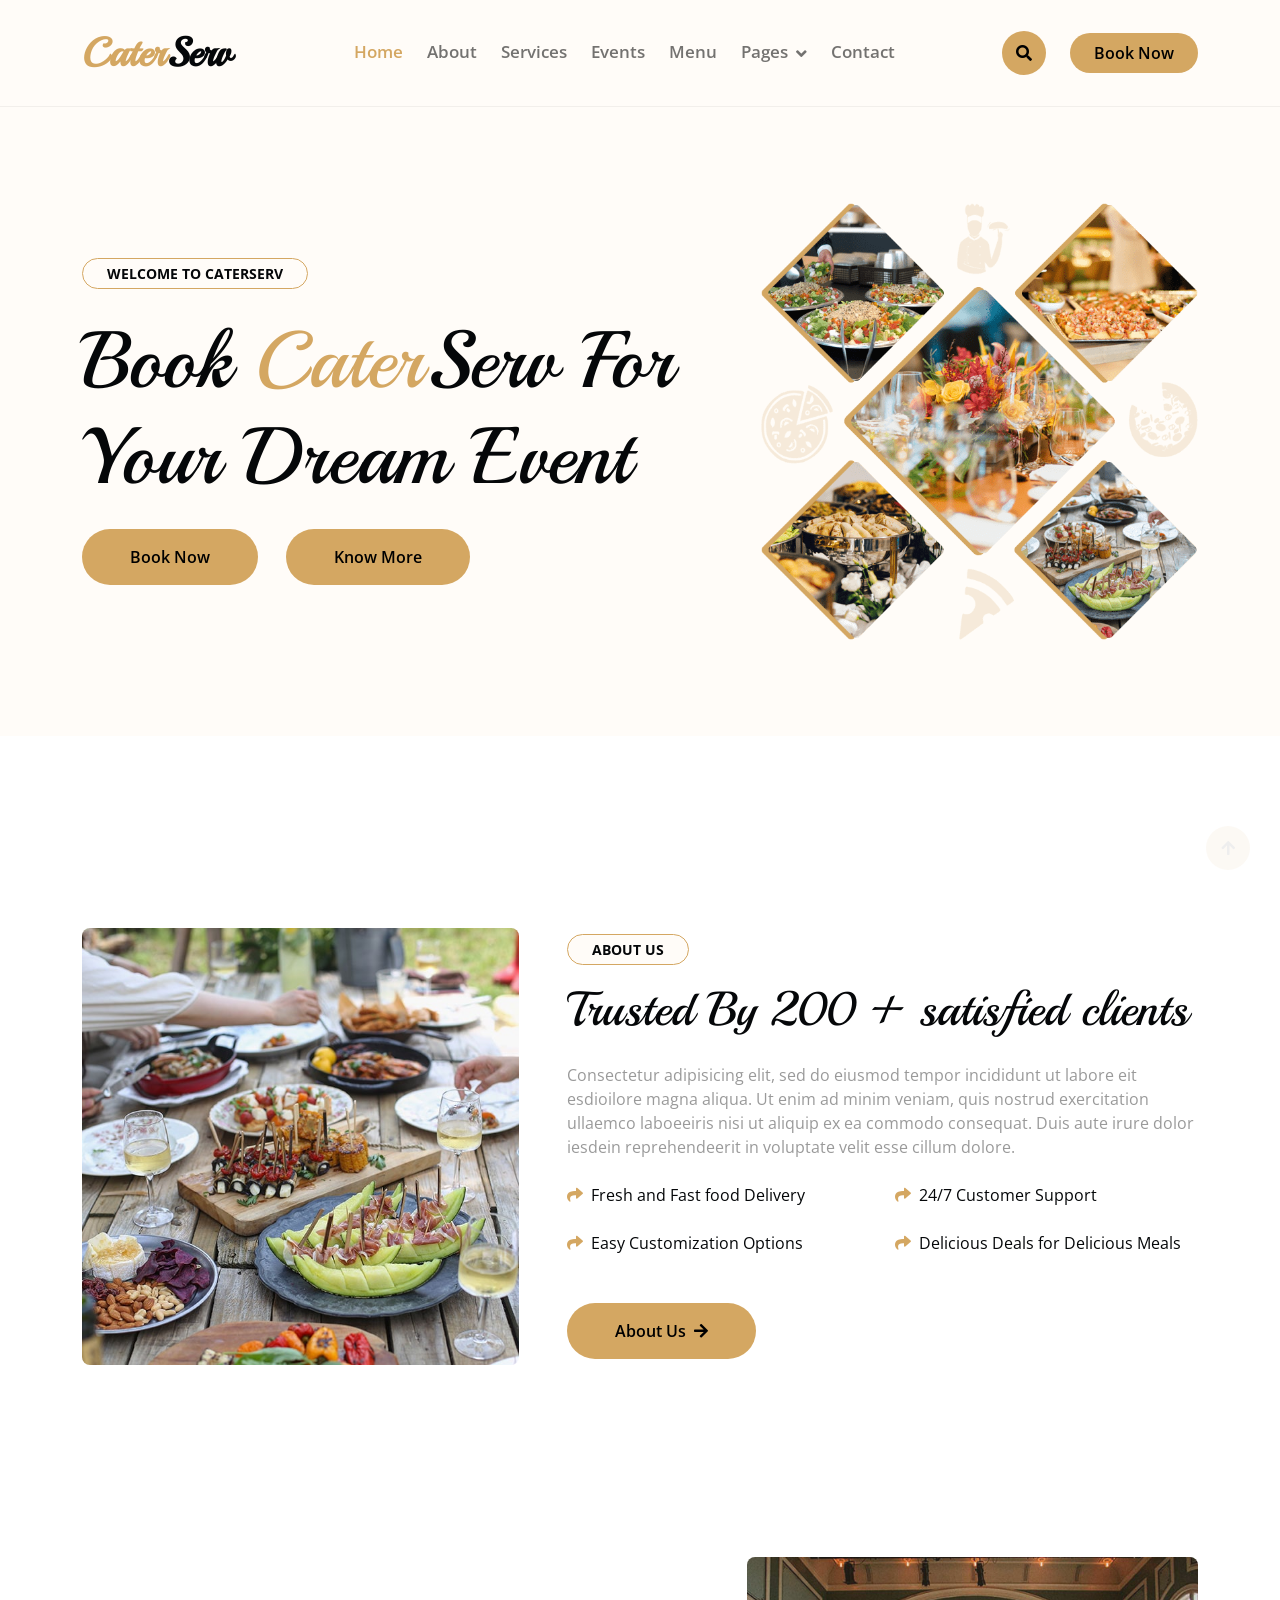
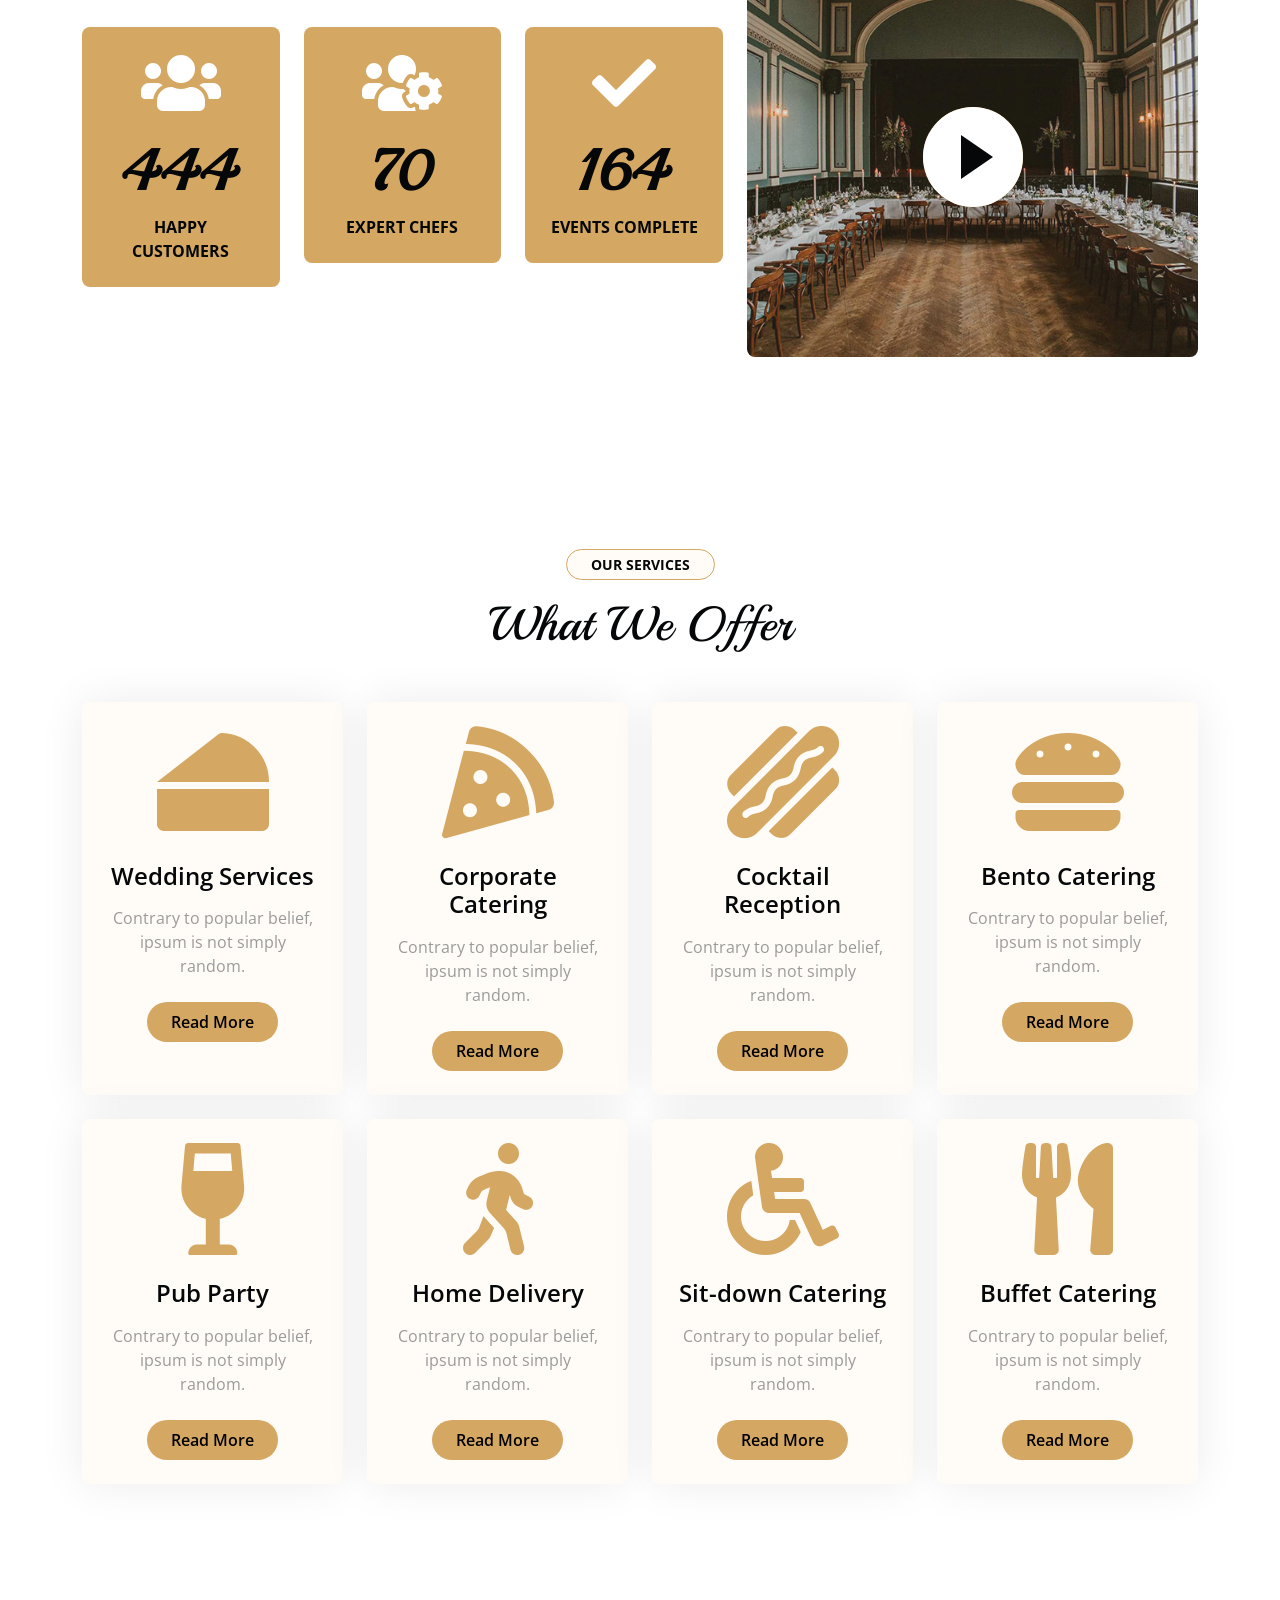
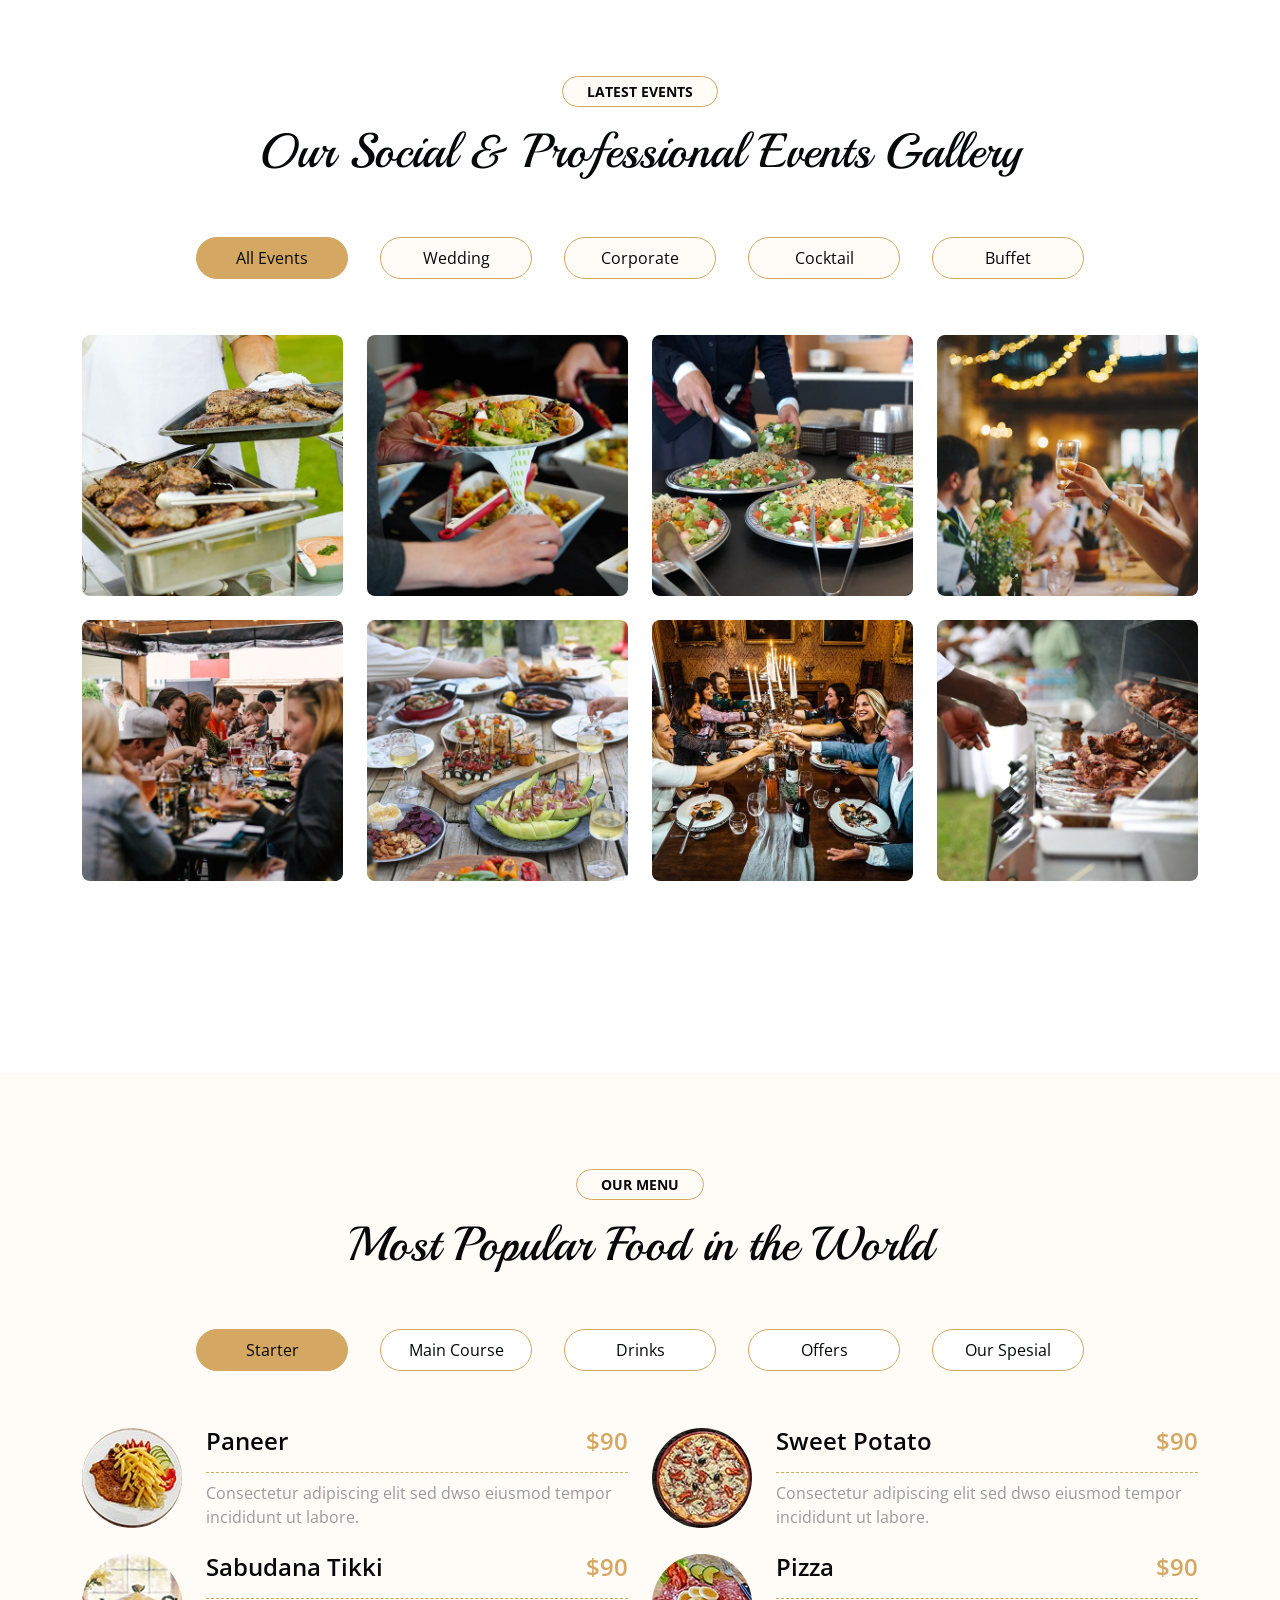
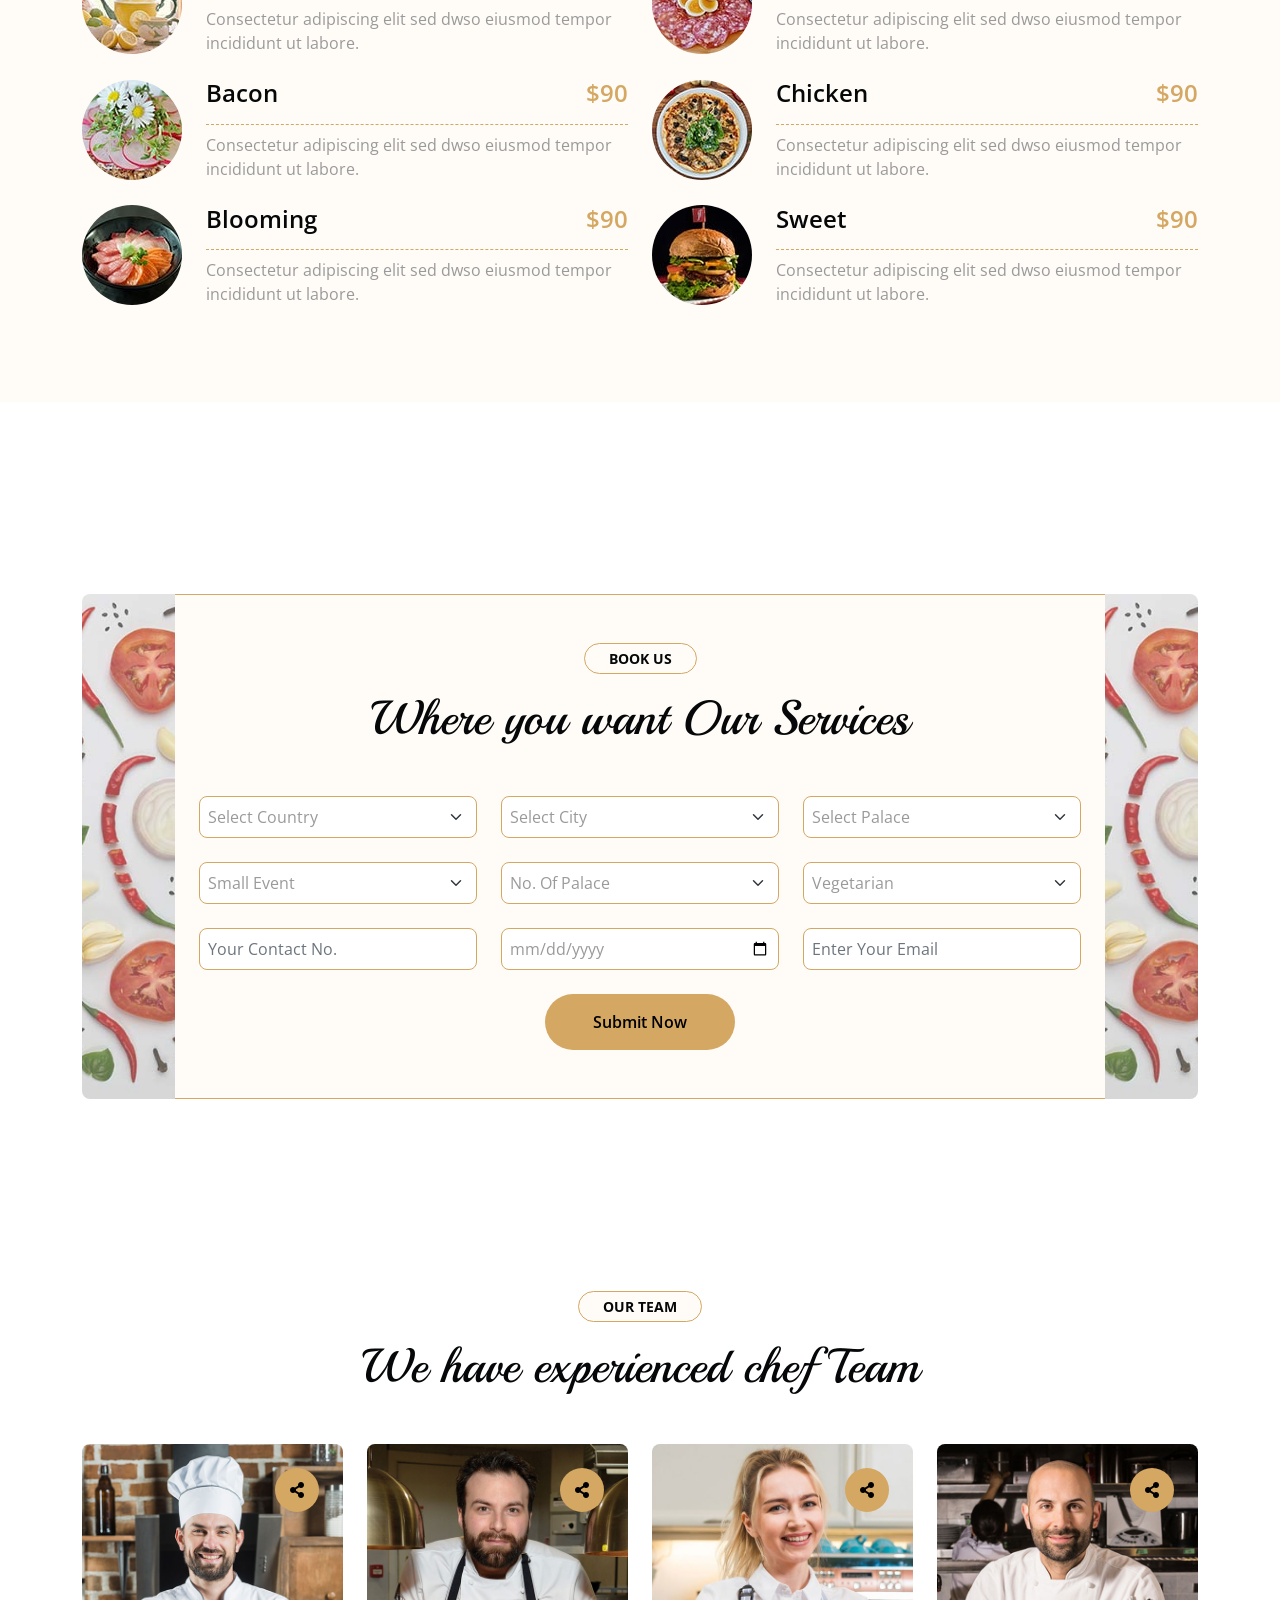
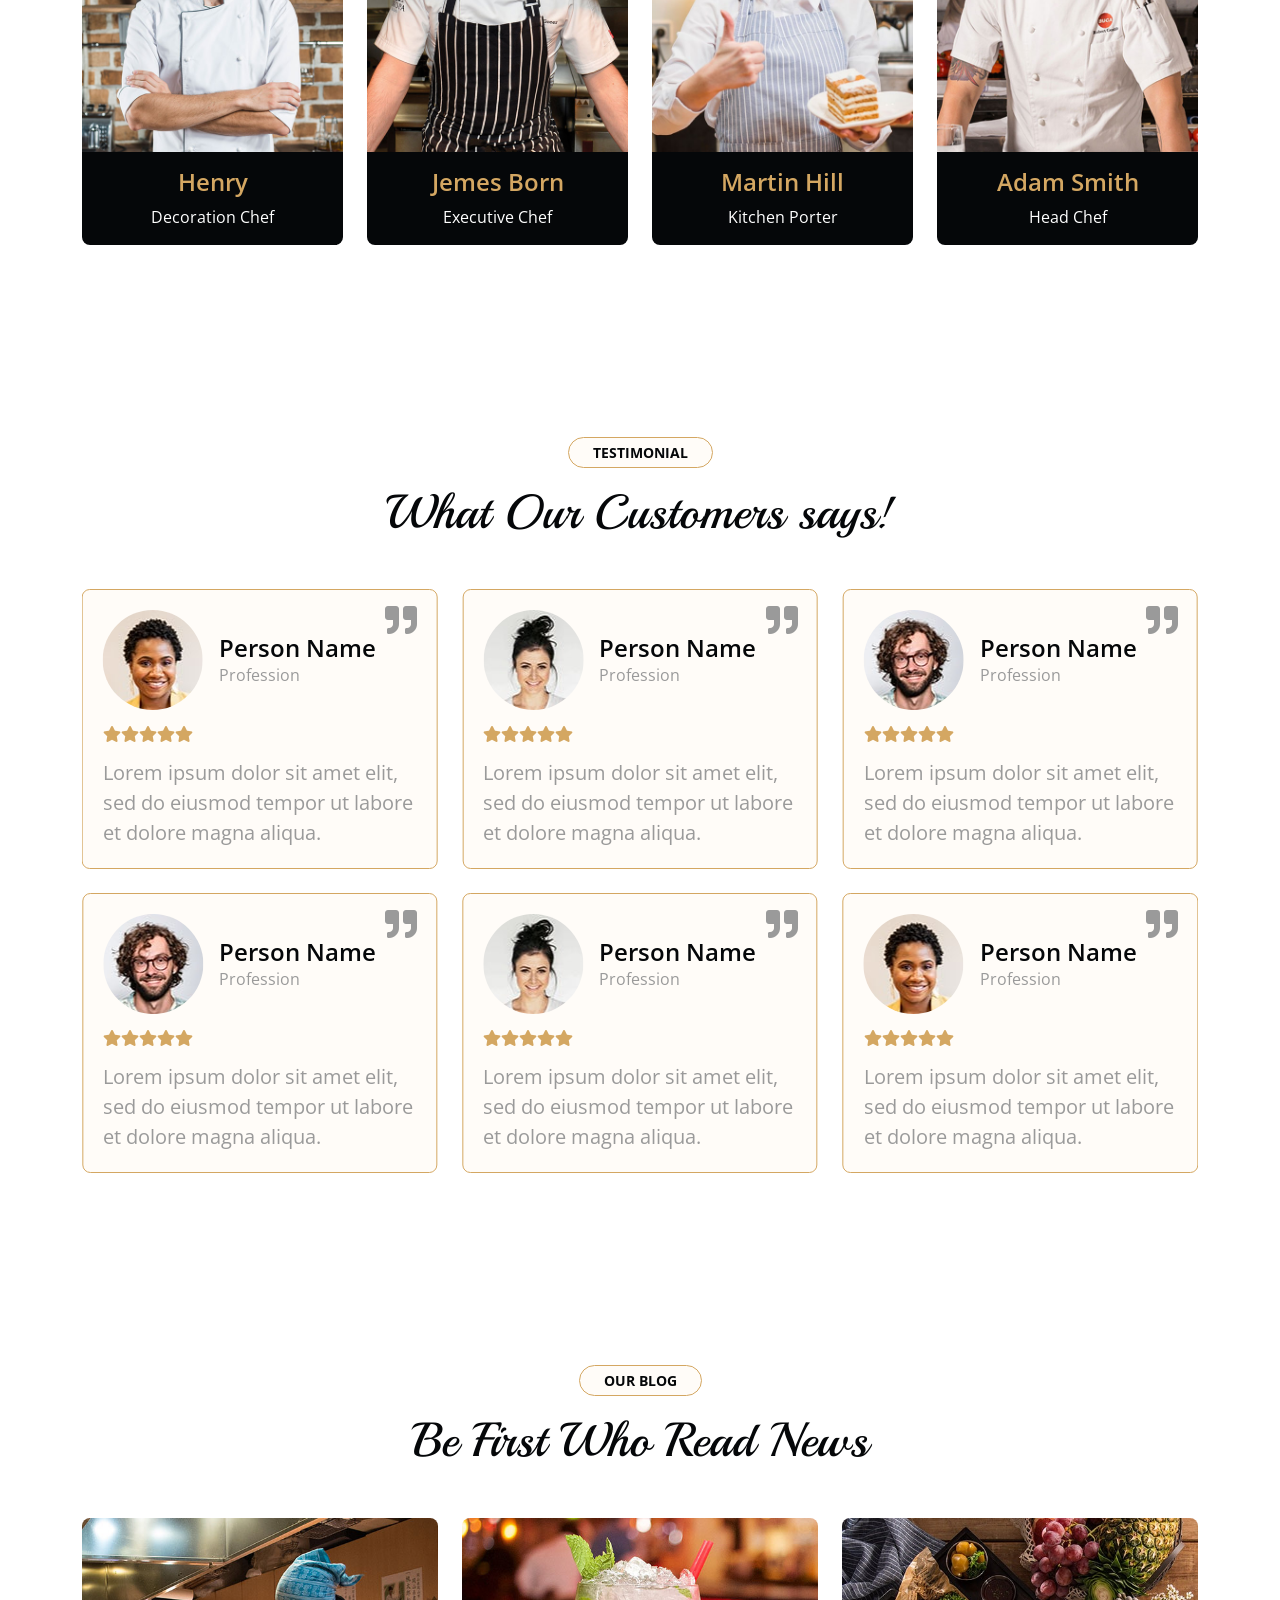
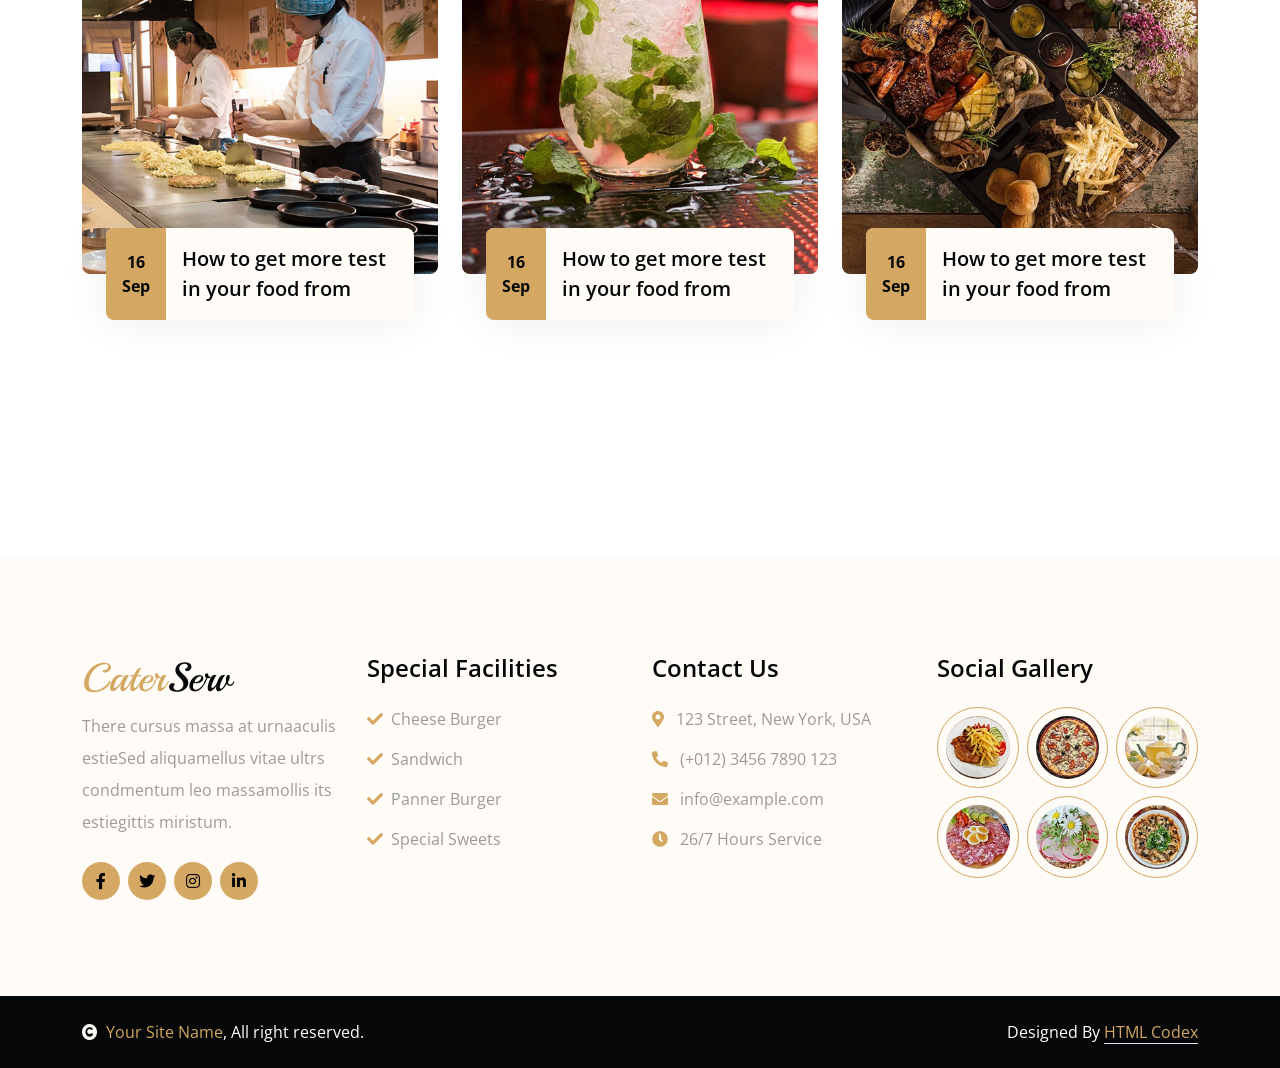
<file: index.html>
<!DOCTYPE html>
<html lang="en">

    <head>
        <meta charset="utf-8">
        <title>CaterServ - Catering Services Website Template</title>
        <meta content="width=device-width, initial-scale=1.0" name="viewport">
        <meta content="" name="keywords">
        <meta content="" name="description">

        <!-- Google Web Fonts -->
        <link rel="preconnect" href="https://fonts.googleapis.com">
        <link rel="preconnect" href="https://fonts.gstatic.com" crossorigin>
        <link href="https://fonts.googleapis.com/css2?family=Open+Sans:wght@400;600&family=Playball&display=swap" rel="stylesheet">

        <!-- Icon Font Stylesheet -->
        <link rel="stylesheet" href="https://use.fontawesome.com/releases/v5.15.4/css/all.css"/>
        <link href="https://cdn.jsdelivr.net/npm/bootstrap-icons@1.4.1/font/bootstrap-icons.css" rel="stylesheet">

        <!-- Libraries Stylesheet -->
        <link href="lib/animate/animate.min.css" rel="stylesheet">
        <link href="lib/lightbox/css/lightbox.min.css" rel="stylesheet">
        <link href="lib/owlcarousel/owl.carousel.min.css" rel="stylesheet">

        <!-- Customized Bootstrap Stylesheet -->
        <link href="css/bootstrap.min.css" rel="stylesheet">

        <!-- Template Stylesheet -->
        <link href="css/style.css" rel="stylesheet">
    </head>

    <body>

        <!-- Spinner Start -->
        <div id="spinner" class="show w-100 vh-100 bg-white position-fixed translate-middle top-50 start-50  d-flex align-items-center justify-content-center">
            <div class="spinner-grow text-primary" role="status"></div>
        </div>
        <!-- Spinner End -->


        <!-- Navbar start -->
        <div class="container-fluid nav-bar">
            <div class="container">
                <nav class="navbar navbar-light navbar-expand-lg py-4">
                    <a href="index.html" class="navbar-brand">
                        <h1 class="text-primary fw-bold mb-0">Cater<span class="text-dark">Serv</span> </h1>
                    </a>
                    <button class="navbar-toggler py-2 px-3" type="button" data-bs-toggle="collapse" data-bs-target="#navbarCollapse">
                        <span class="fa fa-bars text-primary"></span>
                    </button>
                    <div class="collapse navbar-collapse" id="navbarCollapse">
                        <div class="navbar-nav mx-auto">
                            <a href="index.html" class="nav-item nav-link active">Home</a>
                            <a href="about.html" class="nav-item nav-link">About</a>
                            <a href="service.html" class="nav-item nav-link">Services</a>
                            <a href="event.html" class="nav-item nav-link">Events</a>
                            <a href="menu.html" class="nav-item nav-link">Menu</a>
                            <div class="nav-item dropdown">
                                <a href="#" class="nav-link dropdown-toggle" data-bs-toggle="dropdown">Pages</a>
                                <div class="dropdown-menu bg-light">
                                    <a href="book.html" class="dropdown-item">Booking</a>
                                    <a href="blog.html" class="dropdown-item">Our Blog</a>
                                    <a href="team.html" class="dropdown-item">Our Team</a>
                                    <a href="testimonial.html" class="dropdown-item">Testimonial</a>
                                    <a href="404.html" class="dropdown-item">404 Page</a>
                                </div>
                            </div>
                            <a href="contact.html" class="nav-item nav-link">Contact</a>
                        </div>
                        <button class="btn-search btn btn-primary btn-md-square me-4 rounded-circle d-none d-lg-inline-flex" data-bs-toggle="modal" data-bs-target="#searchModal"><i class="fas fa-search"></i></button>
                        <a href="" class="btn btn-primary py-2 px-4 d-none d-xl-inline-block rounded-pill">Book Now</a>
                    </div>
                </nav>
            </div>
        </div>
        <!-- Navbar End -->


        <!-- Modal Search Start -->
        <div class="modal fade" id="searchModal" tabindex="-1" aria-labelledby="exampleModalLabel" aria-hidden="true">
            <div class="modal-dialog modal-fullscreen">
                <div class="modal-content rounded-0">
                    <div class="modal-header">
                        <h5 class="modal-title" id="exampleModalLabel">Search by keyword</h5>
                        <button type="button" class="btn-close" data-bs-dismiss="modal" aria-label="Close"></button>
                    </div>
                    <div class="modal-body d-flex align-items-center">
                        <div class="input-group w-75 mx-auto d-flex">
                            <input type="search" class="form-control bg-transparent p-3" placeholder="keywords" aria-describedby="search-icon-1">
                            <span id="search-icon-1" class="input-group-text p-3"><i class="fa fa-search"></i></span>
                        </div>
                    </div>
                </div>
            </div>
        </div>
        <!-- Modal Search End -->


        <!-- Hero Start -->
        <div class="container-fluid bg-light py-6 my-6 mt-0">
            <div class="container">
                <div class="row g-5 align-items-center">
                    <div class="col-lg-7 col-md-12">
                        <small class="d-inline-block fw-bold text-dark text-uppercase bg-light border border-primary rounded-pill px-4 py-1 mb-4 animated bounceInDown">Welcome to CaterServ</small>
                        <h1 class="display-1 mb-4 animated bounceInDown">Book <span class="text-primary">Cater</span>Serv For Your Dream Event</h1>
                        <a href="" class="btn btn-primary border-0 rounded-pill py-3 px-4 px-md-5 me-4 animated bounceInLeft">Book Now</a>
                        <a href="" class="btn btn-primary border-0 rounded-pill py-3 px-4 px-md-5 animated bounceInLeft">Know More</a>
                    </div>
                    <div class="col-lg-5 col-md-12">
                        <img src="img/hero.png" class="img-fluid rounded animated zoomIn" alt="">
                    </div>
                </div>
            </div>
        </div>
        <!-- Hero End -->


        <!-- About Satrt -->
        <div class="container-fluid py-6">
            <div class="container">
                <div class="row g-5 align-items-center">
                    <div class="col-lg-5 wow bounceInUp" data-wow-delay="0.1s">
                        <img src="img/about.jpg" class="img-fluid rounded" alt="">
                    </div>
                    <div class="col-lg-7 wow bounceInUp" data-wow-delay="0.3s">
                        <small class="d-inline-block fw-bold text-dark text-uppercase bg-light border border-primary rounded-pill px-4 py-1 mb-3">About Us</small>
                        <h1 class="display-5 mb-4">Trusted By 200 + satisfied clients</h1>
                        <p class="mb-4">Consectetur adipisicing elit, sed do eiusmod tempor incididunt ut labore eit esdioilore magna aliqua. Ut enim ad minim veniam, 
                            quis nostrud exercitation ullaemco laboeeiris nisi ut aliquip ex ea commodo consequat. Duis aute irure 
                            dolor iesdein reprehendeerit in voluptate velit esse cillum dolore.</p>
                        <div class="row g-4 text-dark mb-5">
                            <div class="col-sm-6">
                                <i class="fas fa-share text-primary me-2"></i>Fresh and Fast food Delivery
                            </div>
                            <div class="col-sm-6">
                                <i class="fas fa-share text-primary me-2"></i>24/7 Customer Support
                            </div>
                            <div class="col-sm-6">
                                <i class="fas fa-share text-primary me-2"></i>Easy Customization Options
                            </div>
                            <div class="col-sm-6">
                                <i class="fas fa-share text-primary me-2"></i>Delicious Deals for Delicious Meals
                            </div>
                        </div>
                        <a href="" class="btn btn-primary py-3 px-5 rounded-pill">About Us<i class="fas fa-arrow-right ps-2"></i></a>
                    </div>
                </div>
            </div>
        </div>
        <!-- About End -->


        <!-- Fact Start-->
        <div class="container-fluid faqt py-6">
            <div class="container">
                <div class="row g-4 align-items-center">
                    <div class="col-lg-7">
                       <div class="row g-4">
                            <div class="col-sm-4 wow bounceInUp" data-wow-delay="0.3s">
                                <div class="faqt-item bg-primary rounded p-4 text-center">
                                    <i class="fas fa-users fa-4x mb-4 text-white"></i>
                                    <h1 class="display-4 fw-bold" data-toggle="counter-up">689</h1>
                                    <p class="text-dark text-uppercase fw-bold mb-0">Happy Customers</p>
                                </div>
                            </div>
                            <div class="col-sm-4 wow bounceInUp" data-wow-delay="0.5s">
                                <div class="faqt-item bg-primary rounded p-4 text-center">
                                    <i class="fas fa-users-cog fa-4x mb-4 text-white"></i>
                                    <h1 class="display-4 fw-bold" data-toggle="counter-up">107</h1>
                                    <p class="text-dark text-uppercase fw-bold mb-0">Expert Chefs</p>
                                </div>
                            </div>
                            <div class="col-sm-4 wow bounceInUp" data-wow-delay="0.7s">
                                <div class="faqt-item bg-primary rounded p-4 text-center">
                                    <i class="fas fa-check fa-4x mb-4 text-white"></i>
                                    <h1 class="display-4 fw-bold" data-toggle="counter-up">253</h1>
                                    <p class="text-dark text-uppercase fw-bold mb-0">Events Complete</p>
                                </div>
                            </div>
                        </div>
                    </div>
                    <div class="col-lg-5 wow bounceInUp" data-wow-delay="0.1s">
                        <div class="video">
                            <button type="button" class="btn btn-play" data-bs-toggle="modal" data-src="https://www.youtube.com/embed/DWRcNpR6Kdc" data-bs-target="#videoModal">
                                <span></span>
                            </button>
                        </div>
                    </div>
                </div>
            </div>
        </div>
        <!-- Modal Video -->
        <div class="modal fade" id="videoModal" tabindex="-1" aria-labelledby="exampleModalLabel" aria-hidden="true">
            <div class="modal-dialog">
                <div class="modal-content rounded-0">
                    <div class="modal-header">
                        <h5 class="modal-title" id="exampleModalLabel">Youtube Video</h5>
                        <button type="button" class="btn-close" data-bs-dismiss="modal" aria-label="Close"></button>
                    </div>
                    <div class="modal-body">
                        <!-- 16:9 aspect ratio -->
                        <div class="ratio ratio-16x9">
                            <iframe class="embed-responsive-item" src="" id="video" allowfullscreen allowscriptaccess="always"
                                allow="autoplay"></iframe>
                        </div>
                    </div>
                </div>
            </div>
        </div>
        <!-- Fact End -->


        <!-- Service Start -->
        <div class="container-fluid service py-6">
            <div class="container">
                <div class="text-center wow bounceInUp" data-wow-delay="0.1s">
                    <small class="d-inline-block fw-bold text-dark text-uppercase bg-light border border-primary rounded-pill px-4 py-1 mb-3">Our Services</small>
                    <h1 class="display-5 mb-5">What We Offer</h1>
                </div>
                <div class="row g-4">
                    <div class="col-lg-3 col-md-6 col-sm-12 wow bounceInUp" data-wow-delay="0.1s">
                        <div class="bg-light rounded service-item">
                            <div class="service-content d-flex align-items-center justify-content-center p-4">
                                <div class="service-content-icon text-center">
                                    <i class="fas fa-cheese fa-7x text-primary mb-4"></i>
                                    <h4 class="mb-3">Wedding Services</h4>
                                    <p class="mb-4">Contrary to popular belief, ipsum is not simply random.</p>
                                    <a href="#" class="btn btn-primary px-4 py-2 rounded-pill">Read More</a>
                                </div>
                            </div>
                        </div>
                    </div>
                    <div class="col-lg-3 col-md-6 col-sm-12 wow bounceInUp" data-wow-delay="0.3s">
                        <div class="bg-light rounded service-item">
                            <div class="service-content d-flex align-items-center justify-content-center p-4">
                                <div class="service-content-icon text-center">
                                    <i class="fas fa-pizza-slice fa-7x text-primary mb-4"></i>
                                    <h4 class="mb-3">Corporate Catering</h4>
                                    <p class="mb-4">Contrary to popular belief, ipsum is not simply random.</p>
                                    <a href="#" class="btn btn-primary px-4 py-2 rounded-pill">Read More</a>
                                </div>
                            </div>
                        </div>
                    </div>
                    <div class="col-lg-3 col-md-6 col-sm-12 wow bounceInUp" data-wow-delay="0.5s">
                        <div class="bg-light rounded service-item">
                            <div class="service-content d-flex align-items-center justify-content-center p-4">
                                <div class="service-content-icon text-center">
                                    <i class="fas fa-hotdog fa-7x text-primary mb-4"></i>
                                    <h4 class="mb-3">Cocktail Reception</h4>
                                    <p class="mb-4">Contrary to popular belief, ipsum is not simply random.</p>
                                    <a href="#" class="btn btn-primary px-4 py-2 rounded-pill">Read More</a>
                                </div>
                            </div>
                        </div>
                    </div>
                    <div class="col-lg-3 col-md-6 col-sm-12 wow bounceInUp" data-wow-delay="0.7s">
                        <div class="bg-light rounded service-item">
                            <div class="service-content d-flex align-items-center justify-content-center p-4">
                                <div class="service-content-icon text-center">
                                    <i class="fas fa-hamburger fa-7x text-primary mb-4"></i>
                                    <h4 class="mb-3">Bento Catering</h4>
                                    <p class="mb-4">Contrary to popular belief, ipsum is not simply random.</p>
                                    <a href="#" class="btn btn-primary px-4 py-2 rounded-pill">Read More</a>
                                </div>
                            </div>
                        </div>
                    </div>
                    <div class="col-lg-3 col-md-6 col-sm-12 wow bounceInUp" data-wow-delay="0.1s">
                        <div class="bg-light rounded service-item">
                            <div class="service-content d-flex align-items-center justify-content-center p-4">
                                <div class="service-content-icon text-center">
                                    <i class="fas fa-wine-glass-alt fa-7x text-primary mb-4"></i>
                                    <h4 class="mb-3">Pub Party</h4>
                                    <p class="mb-4">Contrary to popular belief, ipsum is not simply random.</p>
                                    <a href="#" class="btn btn-primary px-4 py-2 rounded-pill">Read More</a>
                                </div>
                            </div>
                        </div>
                    </div>
                    <div class="col-lg-3 col-md-6 col-sm-12 wow bounceInUp" data-wow-delay="0.3s">
                        <div class="bg-light rounded service-item">
                            <div class="service-content d-flex align-items-center justify-content-center p-4">
                                <div class="service-content-icon text-center">
                                    <i class="fas fa-walking fa-7x text-primary mb-4"></i>
                                    <h4 class="mb-3">Home Delivery</h4>
                                    <p class="mb-4">Contrary to popular belief, ipsum is not simply random.</p>
                                    <a href="#" class="btn btn-primary px-4 py-2 rounded-pill">Read More</a>
                                </div>
                            </div>
                        </div>
                    </div>
                    <div class="col-lg-3 col-md-6 col-sm-12 wow bounceInUp" data-wow-delay="0.5s">
                        <div class="bg-light rounded service-item">
                            <div class="service-content d-flex align-items-center justify-content-center p-4">
                                <div class="service-content-icon text-center">
                                    <i class="fas fa-wheelchair fa-7x text-primary mb-4"></i>
                                    <h4 class="mb-3">Sit-down Catering</h4>
                                    <p class="mb-4">Contrary to popular belief, ipsum is not simply random.</p>
                                    <a href="#" class="btn btn-primary px-4 py-2 rounded-pill">Read More</a>
                                </div>
                            </div>
                        </div>
                    </div>
                    <div class="col-lg-3 col-md-6 col-sm-12 wow bounceInUp" data-wow-delay="0.7s">
                        <div class="bg-light rounded service-item">
                            <div class="service-content d-flex align-items-center justify-content-center p-4">
                                <div class="service-content-icon text-center">
                                    <i class="fas fa-utensils fa-7x text-primary mb-4"></i>
                                    <h4 class="mb-3">Buffet Catering</h4>
                                    <p class="mb-4">Contrary to popular belief, ipsum is not simply random.</p>
                                    <a href="#" class="btn btn-primary px-4 py-2 rounded-pill">Read More</a>
                                </div>
                            </div>
                        </div>
                    </div>
                </div>
            </div>
        </div>
        <!-- Service End -->


        <!-- Events Start -->
        <div class="container-fluid event py-6">
            <div class="container">
                <div class="text-center wow bounceInUp" data-wow-delay="0.1s">
                    <small class="d-inline-block fw-bold text-dark text-uppercase bg-light border border-primary rounded-pill px-4 py-1 mb-3">Latest Events</small>
                    <h1 class="display-5 mb-5">Our Social & Professional Events Gallery</h1>
                </div>
                <div class="tab-class text-center">
                    <ul class="nav nav-pills d-inline-flex justify-content-center mb-5 wow bounceInUp" data-wow-delay="0.1s">
                        <li class="nav-item p-2">
                            <a class="d-flex mx-2 py-2 border border-primary bg-light rounded-pill active" data-bs-toggle="pill" href="#tab-1">
                                <span class="text-dark" style="width: 150px;">All Events</span>
                            </a>
                        </li>
                        <li class="nav-item p-2">
                            <a class="d-flex py-2 mx-2 border border-primary bg-light rounded-pill" data-bs-toggle="pill" href="#tab-2">
                                <span class="text-dark" style="width: 150px;">Wedding</span>
                            </a>
                        </li>
                        <li class="nav-item p-2">
                            <a class="d-flex mx-2 py-2 border border-primary bg-light rounded-pill" data-bs-toggle="pill" href="#tab-3">
                                <span class="text-dark" style="width: 150px;">Corporate</span>
                            </a>
                        </li>
                        <li class="nav-item p-2">
                            <a class="d-flex mx-2 py-2 border border-primary bg-light rounded-pill" data-bs-toggle="pill" href="#tab-4">
                                <span class="text-dark" style="width: 150px;">Cocktail</span>
                            </a>
                        </li>
                        <li class="nav-item p-2">
                            <a class="d-flex mx-2 py-2 border border-primary bg-light rounded-pill" data-bs-toggle="pill" href="#tab-5">
                                <span class="text-dark" style="width: 150px;">Buffet</span>
                            </a>
                        </li>
                    </ul>
                    <div class="tab-content">
                        <div id="tab-1" class="tab-pane fade show p-0 active">
                            <div class="row g-4">
                                <div class="col-lg-12">
                                    <div class="row g-4">
                                        <div class="col-md-6 col-lg-3 wow bounceInUp" data-wow-delay="0.1s">
                                            <div class="event-img position-relative">
                                                <img class="img-fluid rounded w-100" src="img/event-1.jpg" alt="">
                                                <div class="event-overlay d-flex flex-column p-4">
                                                    <h4 class="me-auto">Wedding</h4>
                                                    <a href="img/event-1.jpg" data-lightbox="event-1" class="my-auto"><i class="fas fa-search-plus text-dark fa-2x"></i></a>
                                                </div>
                                            </div>
                                        </div>
                                        <div class="col-md-6 col-lg-3 wow bounceInUp" data-wow-delay="0.3s">
                                            <div class="event-img position-relative">
                                                <img class="img-fluid rounded w-100" src="img/event-2.jpg" alt="">
                                                <div class="event-overlay d-flex flex-column p-4">
                                                    <h4 class="me-auto">Corporate</h4>
                                                    <a href="img/event-2.jpg" data-lightbox="event-2" class="my-auto"><i class="fas fa-search-plus text-dark fa-2x"></i></a>
                                                </div>
                                            </div>
                                        </div>
                                        <div class="col-md-6 col-lg-3 wow bounceInUp" data-wow-delay="0.5s">
                                            <div class="event-img position-relative">
                                                <img class="img-fluid rounded w-100" src="img/event-3.jpg" alt="">
                                                <div class="event-overlay d-flex flex-column p-4">
                                                    <h4 class="me-auto">Wedding</h4>
                                                    <a href="img/event-3.jpg" data-lightbox="event-3" class="my-auto"><i class="fas fa-search-plus text-dark fa-2x"></i></a>
                                                </div>
                                            </div>
                                        </div>
                                        <div class="col-md-6 col-lg-3 wow bounceInUp" data-wow-delay="0.7s">
                                            <div class="event-img position-relative">
                                                <img class="img-fluid rounded w-100" src="img/event-4.jpg" alt="">
                                                <div class="event-overlay d-flex flex-column p-4">
                                                    <h4 class="me-auto">Buffet</h4>
                                                    <a href="img/event-4.jpg" data-lightbox="event-4" class="my-auto"><i class="fas fa-search-plus text-dark fa-2x"></i></a>
                                                </div>
                                            </div>
                                        </div>
                                        <div class="col-md-6 col-lg-3 wow bounceInUp" data-wow-delay="0.1s">
                                            <div class="event-img position-relative">
                                                <img class="img-fluid rounded w-100" src="img/event-5.jpg" alt="">
                                                <div class="event-overlay d-flex flex-column p-4">
                                                    <h4 class="me-auto">Cocktail</h4>
                                                    <a href="img/event-5.jpg" data-lightbox="event-5" class="my-auto"><i class="fas fa-search-plus text-dark fa-2x"></i></a>
                                                </div>
                                            </div>
                                        </div>
                                        <div class="col-md-6 col-lg-3 wow bounceInUp" data-wow-delay="0.3s">
                                            <div class="event-img position-relative">
                                                <img class="img-fluid rounded w-100" src="img/event-6.jpg" alt="">
                                                <div class="event-overlay d-flex flex-column p-4">
                                                    <h4 class="me-auto">Wedding</h4>
                                                    <a href="img/event-6.jpg" data-lightbox="event-6" class="my-auto"><i class="fas fa-search-plus text-dark fa-2x"></i></a>
                                                </div>
                                            </div>
                                        </div>
                                        <div class="col-md-6 col-lg-3 wow bounceInUp" data-wow-delay="0.5s">
                                            <div class="event-img position-relative">
                                                <img class="img-fluid rounded w-100" src="img/event-7.jpg" alt="">
                                                <div class="event-overlay d-flex flex-column p-4">
                                                    <h4 class="me-auto">Buffet</h4>
                                                    <a href="img/event-7.jpg" data-lightbox="event-7" class="my-auto"><i class="fas fa-search-plus text-dark fa-2x"></i></a>
                                                </div>
                                            </div>
                                        </div>
                                        <div class="col-md-6 col-lg-3 wow bounceInUp" data-wow-delay="0.7s">
                                            <div class="event-img position-relative">
                                                <img class="img-fluid rounded w-100" src="img/event-8.jpg" alt="">
                                                <div class="event-overlay d-flex flex-column p-4">
                                                    <h4 class="me-auto">Corporate</h4>
                                                    <a href="img/event-8.jpg" data-lightbox="event-17" class="my-auto"><i class="fas fa-search-plus text-dark fa-2x"></i></a>
                                                </div>
                                            </div>
                                        </div>
                                    </div>
                                </div>
                            </div>
                        </div>
                        <div id="tab-2" class="tab-pane fade show p-0">
                            <div class="row g-4">
                                <div class="col-lg-12">
                                    <div class="row g-4">
                                        <div class="col-md-6 col-lg-3">
                                            <div class="event-img position-relative">
                                                <img class="img-fluid rounded w-100" src="img/event-1.jpg" alt="">
                                                <div class="event-overlay d-flex flex-column p-4">
                                                    <h4 class="me-auto">Wedding</h4>
                                                    <a href="img/01.jpg" data-lightbox="event-8" class="my-auto"><i class="fas fa-search-plus text-dark fa-2x"></i></a>
                                                </div>
                                            </div>
                                        </div>
                                        <div class="col-md-6 col-lg-3">
                                            <div class="event-img position-relative">
                                                <img class="img-fluid rounded w-100" src="img/event-2.jpg" alt="">
                                                <div class="event-overlay d-flex flex-column p-4">
                                                    <h4 class="me-auto">Wedding</h4>
                                                    <a href="img/01.jpg" data-lightbox="event-9" class="my-auto"><i class="fas fa-search-plus text-dark fa-2x"></i></a>
                                                </div>
                                            </div>
                                        </div>
                                    </div>
                                </div>
                            </div>
                        </div>
                        <div id="tab-3" class="tab-pane fade show p-0">
                            <div class="row g-4">
                                <div class="col-lg-12">
                                    <div class="row g-4">
                                        <div class="col-md-6 col-lg-3">
                                            <div class="event-img position-relative">
                                                <img class="img-fluid rounded w-100" src="img/event-3.jpg" alt="">
                                                <div class="event-overlay d-flex flex-column p-4">
                                                    <h4 class="me-auto">Corporate</h4>
                                                    <a href="img/01.jpg" data-lightbox="event-10" class="my-auto"><i class="fas fa-search-plus text-dark fa-2x"></i></a>
                                                </div>
                                            </div>
                                        </div>
                                        <div class="col-md-6 col-lg-3">
                                            <div class="event-img position-relative">
                                                <img class="img-fluid rounded w-100" src="img/event-4.jpg" alt="">
                                                <div class="event-overlay d-flex flex-column p-4">
                                                    <h4 class="me-auto">Corporate</h4>
                                                    <a href="img/01.jpg" data-lightbox="event-11" class="my-auto"><i class="fas fa-search-plus text-dark fa-2x"></i></a>
                                                </div>
                                            </div>
                                        </div>
                                    </div>
                                </div>
                            </div>
                        </div>
                        <div id="tab-4" class="tab-pane fade show p-0">
                            <div class="row g-4">
                                <div class="col-lg-12">
                                    <div class="row g-4">
                                        <div class="col-md-6 col-lg-3">
                                            <div class="event-img position-relative">
                                                <img class="img-fluid rounded w-100" src="img/event-5.jpg" alt="">
                                                <div class="event-overlay d-flex flex-column p-4">
                                                    <h4 class="me-auto">Cocktail</h4>
                                                    <a href="img/01.jpg" data-lightbox="event-12" class="my-auto"><i class="fas fa-search-plus text-dark fa-2x"></i></a>
                                                </div>
                                            </div>
                                        </div>
                                        <div class="col-md-6 col-lg-3">
                                            <div class="event-img position-relative">
                                                <img class="img-fluid rounded w-100" src="img/event-6.jpg" alt="">
                                                <div class="event-overlay d-flex flex-column p-4">
                                                    <h4 class="me-auto">Cocktail</h4>
                                                    <a href="img/01.jpg" data-lightbox="event-13" class="my-auto"><i class="fas fa-search-plus text-dark fa-2x"></i></a>
                                                </div>
                                            </div>
                                        </div>
                                    </div>
                                </div>
                            </div>
                        </div>
                        <div id="tab-5" class="tab-pane fade show p-0">
                            <div class="row g-4">
                                <div class="col-lg-12">
                                    <div class="row g-4">
                                        <div class="col-md-6 col-lg-3">
                                            <div class="event-img position-relative">
                                                <img class="img-fluid rounded w-100" src="img/event-7.jpg" alt="">
                                                <div class="event-overlay d-flex flex-column p-4">
                                                    <h4 class="me-auto">Buffet</h4>
                                                    <a href="img/01.jpg" data-lightbox="event-14" class="my-auto"><i class="fas fa-search-plus text-dark fa-2x"></i></a>
                                                </div>
                                            </div>
                                        </div>
                                        <div class="col-md-6 col-lg-3">
                                            <div class="event-img position-relative">
                                                <img class="img-fluid rounded w-100" src="img/event-8.jpg" alt="">
                                                <div class="event-overlay d-flex flex-column p-4">
                                                    <h4 class="me-auto">Buffet</h4>
                                                    <a href="img/01.jpg" data-lightbox="event-15" class="my-auto"><i class="fas fa-search-plus text-dark fa-2x"></i></a>
                                                </div>
                                            </div>
                                        </div>
                                    </div>
                                </div>
                            </div>
                        </div>
                    </div>
                </div>
            </div>
        </div>
        <!-- Events End -->


        <!-- Menu Start -->
        <div class="container-fluid menu bg-light py-6 my-6">
            <div class="container">
                <div class="text-center wow bounceInUp" data-wow-delay="0.1s">
                    <small class="d-inline-block fw-bold text-dark text-uppercase bg-light border border-primary rounded-pill px-4 py-1 mb-3">Our Menu</small>
                    <h1 class="display-5 mb-5">Most Popular Food in the World</h1>
                </div>
                <div class="tab-class text-center">
                    <ul class="nav nav-pills d-inline-flex justify-content-center mb-5 wow bounceInUp" data-wow-delay="0.1s">
                        <li class="nav-item p-2">
                            <a class="d-flex py-2 mx-2 border border-primary bg-white rounded-pill active" data-bs-toggle="pill" href="#tab-6">
                                <span class="text-dark" style="width: 150px;">Starter</span>
                            </a>
                        </li>
                        <li class="nav-item p-2">
                            <a class="d-flex py-2 mx-2 border border-primary bg-white rounded-pill" data-bs-toggle="pill" href="#tab-7">
                                <span class="text-dark" style="width: 150px;">Main Course</span>
                            </a>
                        </li>
                        <li class="nav-item p-2">
                            <a class="d-flex py-2 mx-2 border border-primary bg-white rounded-pill" data-bs-toggle="pill" href="#tab-8">
                                <span class="text-dark" style="width: 150px;">Drinks</span>
                            </a>
                        </li>
                        <li class="nav-item p-2">
                            <a class="d-flex py-2 mx-2 border border-primary bg-white rounded-pill" data-bs-toggle="pill" href="#tab-9">
                                <span class="text-dark" style="width: 150px;">Offers</span>
                            </a>
                        </li>
                        <li class="nav-item p-2">
                            <a class="d-flex py-2 mx-2 border border-primary bg-white rounded-pill" data-bs-toggle="pill" href="#tab-10">
                                <span class="text-dark" style="width: 150px;">Our Spesial</span>
                            </a>
                        </li>
                    </ul>
                    <div class="tab-content">
                        <div id="tab-6" class="tab-pane fade show p-0 active">
                            <div class="row g-4">
                                <div class="col-lg-6 wow bounceInUp" data-wow-delay="0.1s">
                                    <div class="menu-item d-flex align-items-center">
                                        <img class="flex-shrink-0 img-fluid rounded-circle" src="img/menu-01.jpg" alt="">
                                        <div class="w-100 d-flex flex-column text-start ps-4">
                                            <div class="d-flex justify-content-between border-bottom border-primary pb-2 mb-2">
                                                <h4>Paneer</h4>
                                                <h4 class="text-primary">$90</h4>
                                            </div>
                                            <p class="mb-0">Consectetur adipiscing elit sed dwso eiusmod tempor incididunt ut labore.</p>
                                        </div>
                                    </div>
                                </div>
                                <div class="col-lg-6 wow bounceInUp" data-wow-delay="0.2s">
                                    <div class="menu-item d-flex align-items-center">
                                        <img class="flex-shrink-0 img-fluid rounded-circle" src="img/menu-02.jpg" alt="">
                                        <div class="w-100 d-flex flex-column text-start ps-4">
                                            <div class="d-flex justify-content-between border-bottom border-primary pb-2 mb-2">
                                                <h4>Sweet Potato</h4>
                                                <h4 class="text-primary">$90</h4>
                                            </div>
                                            <p class="mb-0">Consectetur adipiscing elit sed dwso eiusmod tempor incididunt ut labore.</p>
                                        </div>
                                    </div>
                                </div>
                                <div class="col-lg-6 wow bounceInUp" data-wow-delay="0.3s">
                                    <div class="menu-item d-flex align-items-center">
                                        <img class="flex-shrink-0 img-fluid rounded-circle" src="img/menu-03.jpg" alt="">
                                        <div class="w-100 d-flex flex-column text-start ps-4">
                                            <div class="d-flex justify-content-between border-bottom border-primary pb-2 mb-2">
                                                <h4>Sabudana Tikki</h4>
                                                <h4 class="text-primary">$90</h4>
                                            </div>
                                            <p class="mb-0">Consectetur adipiscing elit sed dwso eiusmod tempor incididunt ut labore.</p>
                                        </div>
                                    </div>
                                </div>
                                <div class="col-lg-6 wow bounceInUp" data-wow-delay="0.4s">
                                    <div class="menu-item d-flex align-items-center">
                                        <img class="flex-shrink-0 img-fluid rounded-circle" src="img/menu-04.jpg" alt="">
                                        <div class="w-100 d-flex flex-column text-start ps-4">
                                            <div class="d-flex justify-content-between border-bottom border-primary pb-2 mb-2">
                                                <h4>Pizza</h4>
                                                <h4 class="text-primary">$90</h4>
                                            </div>
                                            <p class="mb-0">Consectetur adipiscing elit sed dwso eiusmod tempor incididunt ut labore.</p>
                                        </div>
                                    </div>
                                </div>
                                <div class="col-lg-6 wow bounceInUp" data-wow-delay="0.5s">
                                    <div class="menu-item d-flex align-items-center">
                                        <img class="flex-shrink-0 img-fluid rounded-circle" src="img/menu-05.jpg" alt="">
                                        <div class="w-100 d-flex flex-column text-start ps-4">
                                            <div class="d-flex justify-content-between border-bottom border-primary pb-2 mb-2">
                                                <h4>Bacon</h4>
                                                <h4 class="text-primary">$90</h4>
                                            </div>
                                            <p class="mb-0">Consectetur adipiscing elit sed dwso eiusmod tempor incididunt ut labore.</p>
                                        </div>
                                    </div>
                                </div>
                                <div class="col-lg-6 wow bounceInUp" data-wow-delay="0.6s">
                                    <div class="menu-item d-flex align-items-center">
                                        <img class="flex-shrink-0 img-fluid rounded-circle" src="img/menu-06.jpg" alt="">
                                        <div class="w-100 d-flex flex-column text-start ps-4">
                                            <div class="d-flex justify-content-between border-bottom border-primary pb-2 mb-2">
                                                <h4>Chicken</h4>
                                                <h4 class="text-primary">$90</h4>
                                            </div>
                                            <p class="mb-0">Consectetur adipiscing elit sed dwso eiusmod tempor incididunt ut labore.</p>
                                        </div>
                                    </div>
                                </div>
                                <div class="col-lg-6 wow bounceInUp" data-wow-delay="0.7s">
                                    <div class="menu-item d-flex align-items-center">
                                        <img class="flex-shrink-0 img-fluid rounded-circle" src="img/menu-07.jpg" alt="">
                                        <div class="w-100 d-flex flex-column text-start ps-4">
                                            <div class="d-flex justify-content-between border-bottom border-primary pb-2 mb-2">
                                                <h4>Blooming</h4>
                                                <h4 class="text-primary">$90</h4>
                                            </div>
                                            <p class="mb-0">Consectetur adipiscing elit sed dwso eiusmod tempor incididunt ut labore.</p>
                                        </div>
                                    </div>
                                </div>
                                <div class="col-lg-6 wow bounceInUp" data-wow-delay="0.8s">
                                    <div class="menu-item d-flex align-items-center">
                                        <img class="flex-shrink-0 img-fluid rounded-circle" src="img/menu-08.jpg" alt="">
                                        <div class="w-100 d-flex flex-column text-start ps-4">
                                            <div class="d-flex justify-content-between border-bottom border-primary pb-2 mb-2">
                                                <h4>Sweet</h4>
                                                <h4 class="text-primary">$90</h4>
                                            </div>
                                            <p class="mb-0">Consectetur adipiscing elit sed dwso eiusmod tempor incididunt ut labore.</p>
                                        </div>
                                    </div>
                                </div>
                            </div>
                        </div>
                        <div id="tab-7" class="tab-pane fade show p-0">
                            <div class="row g-4">
                                <div class="col-lg-6">
                                    <div class="menu-item d-flex align-items-center">
                                        <img class="flex-shrink-0 img-fluid rounded-circle" src="img/menu-01.jpg" alt="">
                                        <div class="w-100 d-flex flex-column text-start ps-4">
                                            <div class="d-flex justify-content-between border-bottom border-primary pb-2 mb-2">
                                                <h4>Argentinian</h4>
                                                <h4 class="text-primary">$90</h4>
                                            </div>
                                            <p class="mb-0">Consectetur adipiscing elit sed dwso eiusmod tempor incididunt ut labore.</p>
                                        </div>
                                    </div>
                                </div>
                                <div class="col-lg-6">
                                    <div class="menu-item d-flex align-items-center">
                                        <img class="flex-shrink-0 img-fluid rounded-circle" src="img/menu-03.jpg" alt="">
                                        <div class="w-100 d-flex flex-column text-start ps-4">
                                            <div class="d-flex justify-content-between border-bottom border-primary pb-2 mb-2">
                                                <h4>Crispy</h4>
                                                <h4 class="text-primary">$90</h4>
                                            </div>
                                            <p class="mb-0">Consectetur adipiscing elit sed dwso eiusmod tempor incididunt ut labore.</p>
                                        </div>
                                    </div>
                                </div>
                                <div class="col-lg-6">
                                    <div class="menu-item d-flex align-items-center">
                                        <img class="flex-shrink-0 img-fluid rounded-circle" src="img/menu-05.jpg" alt="">
                                        <div class="w-100 d-flex flex-column text-start ps-4">
                                            <div class="d-flex justify-content-between border-bottom border-primary pb-2 mb-2">
                                                <h4>Sabudana Tikki</h4>
                                                <h4 class="text-primary">$90</h4>
                                            </div>
                                            <p class="mb-0">Consectetur adipiscing elit sed dwso eiusmod tempor incididunt ut labore.</p>
                                        </div>
                                    </div>
                                </div>
                                <div class="col-lg-6">
                                    <div class="menu-item d-flex align-items-center">
                                        <img class="flex-shrink-0 img-fluid rounded-circle" src="img/menu-07.jpg" alt="">
                                        <div class="w-100 d-flex flex-column text-start ps-4">
                                            <div class="d-flex justify-content-between border-bottom border-primary pb-2 mb-2">
                                                <h4>Blooming</h4>
                                                <h4 class="text-primary">$90</h4>
                                            </div>
                                            <p class="mb-0">Consectetur adipiscing elit sed dwso eiusmod tempor incididunt ut labore.</p>
                                        </div>
                                    </div>
                                </div>
                                <div class="col-lg-6">
                                    <div class="menu-item d-flex align-items-center">
                                        <img class="flex-shrink-0 img-fluid rounded-circle" src="img/menu-08.jpg" alt="">
                                        <div class="w-100 d-flex flex-column text-start ps-4">
                                            <div class="d-flex justify-content-between border-bottom border-primary pb-2 mb-2">
                                                <h4>Argentinian</h4>
                                                <h4 class="text-primary">$90</h4>
                                            </div>
                                            <p class="mb-0">Consectetur adipiscing elit sed dwso eiusmod tempor incididunt ut labore.</p>
                                        </div>
                                    </div>
                                </div>
                                <div class="col-lg-6">
                                    <div class="menu-item d-flex align-items-center">
                                        <img class="flex-shrink-0 img-fluid rounded-circle" src="img/menu-03.jpg" alt="">
                                        <div class="w-100 d-flex flex-column text-start ps-4">
                                            <div class="d-flex justify-content-between border-bottom border-primary pb-2 mb-2">
                                                <h4>Lemon</h4>
                                                <h4 class="text-primary">$90</h4>
                                            </div>
                                            <p class="mb-0">Consectetur adipiscing elit sed dwso eiusmod tempor incididunt ut labore.</p>
                                        </div>
                                    </div>
                                </div>
                                <div class="col-lg-6">
                                    <div class="menu-item d-flex align-items-center">
                                        <img class="flex-shrink-0 img-fluid rounded-circle" src="img/menu-02.jpg" alt="">
                                        <div class="w-100 d-flex flex-column text-start ps-4">
                                            <div class="d-flex justify-content-between border-bottom border-primary pb-2 mb-2">
                                                <h4>Water Drink</h4>
                                                <h4 class="text-primary">$90</h4>
                                            </div>
                                            <p class="mb-0">Consectetur adipiscing elit sed dwso eiusmod tempor incididunt ut labore.</p>
                                        </div>
                                    </div>
                                </div>
                                <div class="col-lg-6">
                                    <div class="menu-item d-flex align-items-center">
                                        <img class="flex-shrink-0 img-fluid rounded-circle" src="img/menu-01.jpg" alt="">
                                        <div class="w-100 d-flex flex-column text-start ps-4">
                                            <div class="d-flex justify-content-between border-bottom border-primary pb-2 mb-2">
                                                <h4>Salty lemon</h4>
                                                <h4 class="text-primary">$90</h4>
                                            </div>
                                            <p class="mb-0">Consectetur adipiscing elit sed dwso eiusmod tempor incididunt ut labore.</p>
                                        </div>
                                    </div>
                                </div>
                            </div>
                        </div>
                        <div id="tab-8" class="tab-pane fade show p-0">
                            <div class="row g-4">
                                <div class="col-lg-6">
                                    <div class="menu-item d-flex align-items-center">
                                        <img class="flex-shrink-0 img-fluid rounded-circle" src="img/menu-01.jpg" alt="">
                                        <div class="w-100 d-flex flex-column text-start ps-4">
                                            <div class="d-flex justify-content-between border-bottom border-primary pb-2 mb-2">
                                                <h4>Crispy water</h4>
                                                <h4 class="text-primary">$90</h4>
                                            </div>
                                            <p class="mb-0">Consectetur adipiscing elit sed dwso eiusmod tempor incididunt ut labore.</p>
                                        </div>
                                    </div>
                                </div>
                                <div class="col-lg-6">
                                    <div class="menu-item d-flex align-items-center">
                                        <img class="flex-shrink-0 img-fluid rounded-circle" src="img/menu-02.jpg" alt="">
                                        <div class="w-100 d-flex flex-column text-start ps-4">
                                            <div class="d-flex justify-content-between border-bottom border-primary pb-2 mb-2">
                                                <h4>Juice</h4>
                                                <h4 class="text-primary">$90</h4>
                                            </div>
                                            <p class="mb-0">Consectetur adipiscing elit sed dwso eiusmod tempor incididunt ut labore.</p>
                                        </div>
                                    </div>
                                </div>
                                <div class="col-lg-6">
                                    <div class="menu-item d-flex align-items-center">
                                        <img class="flex-shrink-0 img-fluid rounded-circle" src="img/menu-03.jpg" alt="">
                                        <div class="w-100 d-flex flex-column text-start ps-4">
                                            <div class="d-flex justify-content-between border-bottom border-primary pb-2 mb-2">
                                                <h4>Orange</h4>
                                                <h4 class="text-primary">$90</h4>
                                            </div>
                                            <p class="mb-0">Consectetur adipiscing elit sed dwso eiusmod tempor incididunt ut labore.</p>
                                        </div>
                                    </div>
                                </div>
                                <div class="col-lg-6">
                                    <div class="menu-item d-flex align-items-center">
                                        <img class="flex-shrink-0 img-fluid rounded-circle" src="img/menu-04.jpg" alt="">
                                        <div class="w-100 d-flex flex-column text-start ps-4">
                                            <div class="d-flex justify-content-between border-bottom border-primary pb-2 mb-2">
                                                <h4>Apple Juice</h4>
                                                <h4 class="text-primary">$90</h4>
                                            </div>
                                            <p class="mb-0">Consectetur adipiscing elit sed dwso eiusmod tempor incididunt ut labore.</p>
                                        </div>
                                    </div>
                                </div>
                                <div class="col-lg-6">
                                    <div class="menu-item d-flex align-items-center">
                                        <img class="flex-shrink-0 img-fluid rounded-circle" src="img/menu-05.jpg" alt="">
                                        <div class="w-100 d-flex flex-column text-start ps-4">
                                            <div class="d-flex justify-content-between border-bottom border-primary pb-2 mb-2">
                                                <h4>Banana</h4>
                                                <h4 class="text-primary">$90</h4>
                                            </div>
                                            <p class="mb-0">Consectetur adipiscing elit sed dwso eiusmod tempor incididunt ut labore.</p>
                                        </div>
                                    </div>
                                </div>
                                <div class="col-lg-6">
                                    <div class="menu-item d-flex align-items-center">
                                        <img class="flex-shrink-0 img-fluid rounded-circle" src="img/menu-06.jpg" alt="">
                                        <div class="w-100 d-flex flex-column text-start ps-4">
                                            <div class="d-flex justify-content-between border-bottom border-primary pb-2 mb-2">
                                                <h4>Sweet Water</h4>
                                                <h4 class="text-primary">$90</h4>
                                            </div>
                                            <p class="mb-0">Consectetur adipiscing elit sed dwso eiusmod tempor incididunt ut labore.</p>
                                        </div>
                                    </div>
                                </div>
                                <div class="col-lg-6">
                                    <div class="menu-item d-flex align-items-center">
                                        <img class="flex-shrink-0 img-fluid rounded-circle" src="img/menu-07.jpg" alt="">
                                        <div class="w-100 d-flex flex-column text-start ps-4">
                                            <div class="d-flex justify-content-between border-bottom border-primary pb-2 mb-2">
                                                <h4>Hot Coffee</h4>
                                                <h4 class="text-primary">$90</h4>
                                            </div>
                                            <p class="mb-0">Consectetur adipiscing elit sed dwso eiusmod tempor incididunt ut labore.</p>
                                        </div>
                                    </div>
                                </div>
                                <div class="col-lg-6">
                                    <div class="menu-item d-flex align-items-center">
                                        <img class="flex-shrink-0 img-fluid rounded-circle" src="img/menu-08.jpg" alt="">
                                        <div class="w-100 d-flex flex-column text-start ps-4">
                                            <div class="d-flex justify-content-between border-bottom border-primary pb-2 mb-2">
                                                <h4>Sweet Potato</h4>
                                                <h4 class="text-primary">$90</h4>
                                            </div>
                                            <p class="mb-0">Consectetur adipiscing elit sed dwso eiusmod tempor incididunt ut labore.</p>
                                        </div>
                                    </div>
                                </div>
                            </div>
                        </div>
                        <div id="tab-9" class="tab-pane fade show p-0">
                            <div class="row g-4">
                                <div class="col-lg-6">
                                    <div class="menu-item d-flex align-items-center">
                                        <img class="flex-shrink-0 img-fluid rounded-circle" src="img/menu-06.jpg" alt="">
                                        <div class="w-100 d-flex flex-column text-start ps-4">
                                            <div class="d-flex justify-content-between border-bottom border-primary pb-2 mb-2">
                                                <h4>Sabudana Tikki</h4>
                                                <h4 class="text-primary">$90</h4>
                                            </div>
                                            <p class="mb-0">Consectetur adipiscing elit sed dwso eiusmod tempor incididunt ut labore.</p>
                                        </div>
                                    </div>
                                </div>
                                <div class="col-lg-6">
                                    <div class="menu-item d-flex align-items-center">
                                        <img class="flex-shrink-0 img-fluid rounded-circle" src="img/menu-07.jpg" alt="">
                                        <div class="w-100 d-flex flex-column text-start ps-4">
                                            <div class="d-flex justify-content-between border-bottom border-primary pb-2 mb-2">
                                                <h4>Crispy</h4>
                                                <h4 class="text-primary">$90</h4>
                                            </div>
                                            <p class="mb-0">Consectetur adipiscing elit sed dwso eiusmod tempor incididunt ut labore.</p>
                                        </div>
                                    </div>
                                </div>
                                <div class="col-lg-6">
                                    <div class="menu-item d-flex align-items-center">
                                        <img class="flex-shrink-0 img-fluid rounded-circle" src="img/menu-09.jpg" alt="">
                                        <div class="w-100 d-flex flex-column text-start ps-4">
                                            <div class="d-flex justify-content-between border-bottom border-primary pb-2 mb-2">
                                                <h4>Pizza</h4>
                                                <h4 class="text-primary">$90</h4>
                                            </div>
                                            <p class="mb-0">Consectetur adipiscing elit sed dwso eiusmod tempor incididunt ut labore.</p>
                                        </div>
                                    </div>
                                </div>
                                <div class="col-lg-6">
                                    <div class="menu-item d-flex align-items-center">
                                        <img class="flex-shrink-0 img-fluid rounded-circle" src="img/menu-02.jpg" alt="">
                                        <div class="w-100 d-flex flex-column text-start ps-4">
                                            <div class="d-flex justify-content-between border-bottom border-primary pb-2 mb-2">
                                                <h4>Bacon</h4>
                                                <h4 class="text-primary">$90</h4>
                                            </div>
                                            <p class="mb-0">Consectetur adipiscing elit sed dwso eiusmod tempor incididunt ut labore.</p>
                                        </div>
                                    </div>
                                </div>
                                <div class="col-lg-6">
                                    <div class="menu-item d-flex align-items-center">
                                        <img class="flex-shrink-0 img-fluid rounded-circle" src="img/menu-03.jpg" alt="">
                                        <div class="w-100 d-flex flex-column text-start ps-4">
                                            <div class="d-flex justify-content-between border-bottom border-primary pb-2 mb-2">
                                                <h4>Chicken</h4>
                                                <h4 class="text-primary">$90</h4>
                                            </div>
                                            <p class="mb-0">Consectetur adipiscing elit sed dwso eiusmod tempor incididunt ut labore.</p>
                                        </div>
                                    </div>
                                </div>
                                <div class="col-lg-6">
                                    <div class="menu-item d-flex align-items-center">
                                        <img class="flex-shrink-0 img-fluid rounded-circle" src="img/menu-05.jpg" alt="">
                                        <div class="w-100 d-flex flex-column text-start ps-4">
                                            <div class="d-flex justify-content-between border-bottom border-primary pb-2 mb-2">
                                                <h4>Blooming</h4>
                                                <h4 class="text-primary">$90</h4>
                                            </div>
                                            <p class="mb-0">Consectetur adipiscing elit sed dwso eiusmod tempor incididunt ut labore.</p>
                                        </div>
                                    </div>
                                </div>
                                <div class="col-lg-6">
                                    <div class="menu-item d-flex align-items-center">
                                        <img class="flex-shrink-0 img-fluid rounded-circle" src="img/menu-07.jpg" alt="">
                                        <div class="w-100 d-flex flex-column text-start ps-4">
                                            <div class="d-flex justify-content-between border-bottom border-primary pb-2 mb-2">
                                                <h4>Sweet</h4>
                                                <h4 class="text-primary">$90</h4>
                                            </div>
                                            <p class="mb-0">Consectetur adipiscing elit sed dwso eiusmod tempor incididunt ut labore.</p>
                                        </div>
                                    </div>
                                </div>
                                <div class="col-lg-6">
                                    <div class="menu-item d-flex align-items-center">
                                        <img class="flex-shrink-0 img-fluid rounded-circle" src="img/menu-09.jpg" alt="">
                                        <div class="w-100 d-flex flex-column text-start ps-4">
                                            <div class="d-flex justify-content-between border-bottom border-primary pb-2 mb-2">
                                                <h4>Argentinian</h4>
                                                <h4 class="text-primary">$90</h4>
                                            </div>
                                            <p class="mb-0">Consectetur adipiscing elit sed dwso eiusmod tempor incididunt ut labore.</p>
                                        </div>
                                    </div>
                                </div>
                            </div>
                        </div>
                        <div id="tab-10" class="tab-pane fade show p-0">
                            <div class="row g-4">
                                <div class="col-lg-6">
                                    <div class="menu-item d-flex align-items-center">
                                        <img class="flex-shrink-0 img-fluid rounded-circle" src="img/menu-06.jpg" alt="">
                                        <div class="w-100 d-flex flex-column text-start ps-4">
                                            <div class="d-flex justify-content-between border-bottom border-primary pb-2 mb-2">
                                                <h4>Sabudana Tikki</h4>
                                                <h4 class="text-primary">$90</h4>
                                            </div>
                                            <p class="mb-0">Consectetur adipiscing elit sed dwso eiusmod tempor incididunt ut labore.</p>
                                        </div>
                                    </div>
                                </div>
                                <div class="col-lg-6">
                                    <div class="menu-item d-flex align-items-center">
                                        <img class="flex-shrink-0 img-fluid rounded-circle" src="img/menu-07.jpg" alt="">
                                        <div class="w-100 d-flex flex-column text-start ps-4">
                                            <div class="d-flex justify-content-between border-bottom border-primary pb-2 mb-2">
                                                <h4>Crispy</h4>
                                                <h4 class="text-primary">$90</h4>
                                            </div>
                                            <p class="mb-0">Consectetur adipiscing elit sed dwso eiusmod tempor incididunt ut labore.</p>
                                        </div>
                                    </div>
                                </div>
                                <div class="col-lg-6">
                                    <div class="menu-item d-flex align-items-center">
                                        <img class="flex-shrink-0 img-fluid rounded-circle" src="img/menu-09.jpg" alt="">
                                        <div class="w-100 d-flex flex-column text-start ps-4">
                                            <div class="d-flex justify-content-between border-bottom border-primary pb-2 mb-2">
                                                <h4>Pizza</h4>
                                                <h4 class="text-primary">$90</h4>
                                            </div>
                                            <p class="mb-0">Consectetur adipiscing elit sed dwso eiusmod tempor incididunt ut labore.</p>
                                        </div>
                                    </div>
                                </div>
                                <div class="col-lg-6">
                                    <div class="menu-item d-flex align-items-center">
                                        <img class="flex-shrink-0 img-fluid rounded-circle" src="img/menu-02.jpg" alt="">
                                        <div class="w-100 d-flex flex-column text-start ps-4">
                                            <div class="d-flex justify-content-between border-bottom border-primary pb-2 mb-2">
                                                <h4>Bacon</h4>
                                                <h4 class="text-primary">$90</h4>
                                            </div>
                                            <p class="mb-0">Consectetur adipiscing elit sed dwso eiusmod tempor incididunt ut labore.</p>
                                        </div>
                                    </div>
                                </div>
                                <div class="col-lg-6">
                                    <div class="menu-item d-flex align-items-center">
                                        <img class="flex-shrink-0 img-fluid rounded-circle" src="img/menu-03.jpg" alt="">
                                        <div class="w-100 d-flex flex-column text-start ps-4">
                                            <div class="d-flex justify-content-between border-bottom border-primary pb-2 mb-2">
                                                <h4>Chicken</h4>
                                                <h4 class="text-primary">$90</h4>
                                            </div>
                                            <p class="mb-0">Consectetur adipiscing elit sed dwso eiusmod tempor incididunt ut labore.</p>
                                        </div>
                                    </div>
                                </div>
                                <div class="col-lg-6">
                                    <div class="menu-item d-flex align-items-center">
                                        <img class="flex-shrink-0 img-fluid rounded-circle" src="img/menu-05.jpg" alt="">
                                        <div class="w-100 d-flex flex-column text-start ps-4">
                                            <div class="d-flex justify-content-between border-bottom border-primary pb-2 mb-2">
                                                <h4>Blooming</h4>
                                                <h4 class="text-primary">$90</h4>
                                            </div>
                                            <p class="mb-0">Consectetur adipiscing elit sed dwso eiusmod tempor incididunt ut labore.</p>
                                        </div>
                                    </div>
                                </div>
                                <div class="col-lg-6">
                                    <div class="menu-item d-flex align-items-center">
                                        <img class="flex-shrink-0 img-fluid rounded-circle" src="img/menu-07.jpg" alt="">
                                        <div class="w-100 d-flex flex-column text-start ps-4">
                                            <div class="d-flex justify-content-between border-bottom border-primary pb-2 mb-2">
                                                <h4>Sweet</h4>
                                                <h4 class="text-primary">$90</h4>
                                            </div>
                                            <p class="mb-0">Consectetur adipiscing elit sed dwso eiusmod tempor incididunt ut labore.</p>
                                        </div>
                                    </div>
                                </div>
                                <div class="col-lg-6">
                                    <div class="menu-item d-flex align-items-center">
                                        <img class="flex-shrink-0 img-fluid rounded-circle" src="img/menu-09.jpg" alt="">
                                        <div class="w-100 d-flex flex-column text-start ps-4">
                                            <div class="d-flex justify-content-between border-bottom border-primary pb-2 mb-2">
                                                <h4>Argentinian</h4>
                                                <h4 class="text-primary">$90</h4>
                                            </div>
                                            <p class="mb-0">Consectetur adipiscing elit sed dwso eiusmod tempor incididunt ut labore.</p>
                                        </div>
                                    </div>
                                </div>
                            </div>
                        </div>
                    </div>
                </div>
            </div>
        </div>
        <!-- Menu End -->


        <!-- Book Us Start -->
        <div class="container-fluid contact py-6 wow bounceInUp" data-wow-delay="0.1s">
            <div class="container">
                <div class="row g-0">
                    <div class="col-1">
                        <img src="img/background-site.jpg" class="img-fluid h-100 w-100 rounded-start" style="object-fit: cover; opacity: 0.7;" alt="">
                    </div>
                    <div class="col-10">
                        <div class="border-bottom border-top border-primary bg-light py-5 px-4">
                            <div class="text-center">
                                <small class="d-inline-block fw-bold text-dark text-uppercase bg-light border border-primary rounded-pill px-4 py-1 mb-3">Book Us</small>
                                <h1 class="display-5 mb-5">Where you want Our Services</h1>
                            </div>
                            <div class="row g-4 form">
                                <div class="col-lg-4 col-md-6">
                                    <select class="form-select border-primary p-2" aria-label="Default select example">
                                        <option selected>Select Country</option>
                                        <option value="1">USA</option>
                                        <option value="2">UK</option>
                                        <option value="3">India</option>
                                    </select>
                                </div>
                                <div class="col-lg-4 col-md-6">
                                    <select class="form-select border-primary p-2" aria-label="Default select example">
                                        <option selected>Select City</option>
                                        <option value="1">Depend On Country</option>
                                        <option value="2">UK</option>
                                        <option value="3">India</option>
                                    </select>
                                </div>
                                <div class="col-lg-4 col-md-6">
                                    <select class="form-select border-primary p-2" aria-label="Default select example">
                                        <option selected>Select Palace</option>
                                        <option value="1">Depend On Country</option>
                                        <option value="2">UK</option>
                                        <option value="3">India</option>
                                    </select>
                                </div>
                                <div class="col-lg-4 col-md-6">
                                    <select class="form-select border-primary p-2" aria-label="Default select example">
                                        <option selected>Small Event</option>
                                        <option value="1">Event Type</option>
                                        <option value="2">Big Event</option>
                                        <option value="3">Small Event</option>
                                    </select>
                                </div>
                                <div class="col-lg-4 col-md-6">
                                    <select class="form-select border-primary p-2" aria-label="Default select example">
                                        <option selected>No. Of Palace</option>
                                        <option value="1">100-200</option>
                                        <option value="2">300-400</option>
                                        <option value="3">500-600</option>
                                        <option value="4">700-800</option>
                                        <option value="5">900-1000</option>
                                        <option value="6">1000+</option>
                                    </select>
                                </div>
                                <div class="col-lg-4 col-md-6">
                                    <select class="form-select border-primary p-2" aria-label="Default select example">
                                        <option selected>Vegetarian</option>
                                        <option value="1">Vegetarian</option>
                                        <option value="2">Non Vegetarian</option>
                                    </select>
                                </div>
                                <div class="col-lg-4 col-md-6">
                                    <input type="mobile" class="form-control border-primary p-2" placeholder="Your Contact No.">
                                </div>
                                <div class="col-lg-4 col-md-6">
                                    <input type="date" class="form-control border-primary p-2" placeholder="Select Date">
                                </div>
                                <div class="col-lg-4 col-md-6">
                                    <input type="email" class="form-control border-primary p-2" placeholder="Enter Your Email">
                                </div>
                                <div class="col-12 text-center">
                                    <button type="submit" class="btn btn-primary px-5 py-3 rounded-pill">Submit Now</button>
                                </div>
                            </div>
                        </div>
                    </div>
                    <div class="col-1">
                        <img src="img/background-site.jpg" class="img-fluid h-100 w-100 rounded-end" style="object-fit: cover; opacity: 0.7;" alt="">
                    </div>
                </div>
            </div>
        </div>
        <!-- Book Us End -->

        
        <!-- Team Start -->
        <div class="container-fluid team py-6">
            <div class="container">
                <div class="text-center wow bounceInUp" data-wow-delay="0.1s">
                    <small class="d-inline-block fw-bold text-dark text-uppercase bg-light border border-primary rounded-pill px-4 py-1 mb-3">Our Team</small>
                    <h1 class="display-5 mb-5">We have experienced chef Team</h1>
                </div>
                <div class="row g-4">
                    <div class="col-lg-3 col-md-6 wow bounceInUp" data-wow-delay="0.1s">
                        <div class="team-item rounded">
                            <img class="img-fluid rounded-top " src="img/team-1.jpg" alt="">
                            <div class="team-content text-center py-3 bg-dark rounded-bottom">
                                <h4 class="text-primary">Henry</h4>
                                <p class="text-white mb-0">Decoration Chef</p>
                            </div>
                            <div class="team-icon d-flex flex-column justify-content-center m-4">
                                <a class="share btn btn-primary btn-md-square rounded-circle mb-2" href=""><i class="fas fa-share-alt"></i></a>
                                <a class="share-link btn btn-primary btn-md-square rounded-circle mb-2" href=""><i class="fab fa-facebook-f"></i></a>
                                <a class="share-link btn btn-primary btn-md-square rounded-circle mb-2" href=""><i class="fab fa-twitter"></i></a>
                                <a class="share-link btn btn-primary btn-md-square rounded-circle mb-2" href=""><i class="fab fa-instagram"></i></a>
                            </div>
                        </div>
                    </div>
                    <div class="col-lg-3 col-md-6 wow bounceInUp" data-wow-delay="0.3s">
                        <div class="team-item rounded">
                            <img class="img-fluid rounded-top " src="img/team-2.jpg" alt="">
                            <div class="team-content text-center py-3 bg-dark rounded-bottom">
                                <h4 class="text-primary">Jemes Born</h4>
                                <p class="text-white mb-0">Executive Chef</p>
                            </div>
                            <div class="team-icon d-flex flex-column justify-content-center m-4">
                                <a class="share btn btn-primary btn-md-square rounded-circle mb-2" href=""><i class="fas fa-share-alt"></i></a>
                                <a class="share-link btn btn-primary btn-md-square rounded-circle mb-2" href=""><i class="fab fa-facebook-f"></i></a>
                                <a class="share-link btn btn-primary btn-md-square rounded-circle mb-2" href=""><i class="fab fa-twitter"></i></a>
                                <a class="share-link btn btn-primary btn-md-square rounded-circle mb-2" href=""><i class="fab fa-instagram"></i></a>
                            </div>
                        </div>
                    </div>
                    <div class="col-lg-3 col-md-6 wow bounceInUp" data-wow-delay="0.5s">
                        <div class="team-item rounded">
                            <img class="img-fluid rounded-top " src="img/team-3.jpg" alt="">
                            <div class="team-content text-center py-3 bg-dark rounded-bottom">
                                <h4 class="text-primary">Martin Hill</h4>
                                <p class="text-white mb-0">Kitchen Porter</p>
                            </div>
                            <div class="team-icon d-flex flex-column justify-content-center m-4">
                                <a class="share btn btn-primary btn-md-square rounded-circle mb-2" href=""><i class="fas fa-share-alt"></i></a>
                                <a class="share-link btn btn-primary btn-md-square rounded-circle mb-2" href=""><i class="fab fa-facebook-f"></i></a>
                                <a class="share-link btn btn-primary btn-md-square rounded-circle mb-2" href=""><i class="fab fa-twitter"></i></a>
                                <a class="share-link btn btn-primary btn-md-square rounded-circle mb-2" href=""><i class="fab fa-instagram"></i></a>
                            </div>
                        </div>
                    </div>
                    <div class="col-lg-3 col-md-6 wow bounceInUp" data-wow-delay="0.7s">
                        <div class="team-item rounded">
                            <img class="img-fluid rounded-top " src="img/team-4.jpg" alt="">
                            <div class="team-content text-center py-3 bg-dark rounded-bottom">
                                <h4 class="text-primary">Adam Smith</h4>
                                <p class="text-white mb-0">Head Chef</p>
                            </div>
                            <div class="team-icon d-flex flex-column justify-content-center m-4">
                                <a class="share btn btn-primary btn-md-square rounded-circle mb-2" href=""><i class="fas fa-share-alt"></i></a>
                                <a class="share-link btn btn-primary btn-md-square rounded-circle mb-2" href=""><i class="fab fa-facebook-f"></i></a>
                                <a class="share-link btn btn-primary btn-md-square rounded-circle mb-2" href=""><i class="fab fa-twitter"></i></a>
                                <a class="share-link btn btn-primary btn-md-square rounded-circle mb-2" href=""><i class="fab fa-instagram"></i></a>
                            </div>
                        </div>
                    </div>
                </div>
            </div>
        </div>
        <!-- Team End -->


        <!-- Testimonial Start -->
        <div class="container-fluid py-6">
            <div class="container">
                <div class="text-center wow bounceInUp" data-wow-delay="0.1s">
                    <small class="d-inline-block fw-bold text-dark text-uppercase bg-light border border-primary rounded-pill px-4 py-1 mb-3">Testimonial</small>
                    <h1 class="display-5 mb-5">What Our Customers says!</h1>
                </div>
                <div class="owl-carousel owl-theme testimonial-carousel testimonial-carousel-1 mb-4 wow bounceInUp" data-wow-delay="0.1s">
                    <div class="testimonial-item rounded bg-light">
                        <div class="d-flex mb-3">
                            <img src="img/testimonial-1.jpg" class="img-fluid rounded-circle flex-shrink-0" alt="">
                            <div class="position-absolute" style="top: 15px; right: 20px;">
                                <i class="fa fa-quote-right fa-2x"></i>
                            </div>
                            <div class="ps-3 my-auto">
                                <h4 class="mb-0">Person Name</h4>
                                <p class="m-0">Profession</p>
                            </div>
                        </div>
                        <div class="testimonial-content">
                            <div class="d-flex">
                                <i class="fas fa-star text-primary"></i>
                                <i class="fas fa-star text-primary"></i>
                                <i class="fas fa-star text-primary"></i>
                                <i class="fas fa-star text-primary"></i>
                                <i class="fas fa-star text-primary"></i>
                            </div>
                            <p class="fs-5 m-0 pt-3">Lorem ipsum dolor sit amet elit, sed do eiusmod tempor ut labore et dolore magna aliqua.</p>
                        </div>
                    </div>
                    <div class="testimonial-item rounded bg-light">
                        <div class="d-flex mb-3">
                            <img src="img/testimonial-2.jpg" class="img-fluid rounded-circle flex-shrink-0" alt="">
                            <div class="position-absolute" style="top: 15px; right: 20px;">
                                <i class="fa fa-quote-right fa-2x"></i>
                            </div>
                            <div class="ps-3 my-auto">
                                <h4 class="mb-0">Person Name</h4>
                                <p class="m-0">Profession</p>
                            </div>
                        </div>
                        <div class="testimonial-content">
                            <div class="d-flex">
                                <i class="fas fa-star text-primary"></i>
                                <i class="fas fa-star text-primary"></i>
                                <i class="fas fa-star text-primary"></i>
                                <i class="fas fa-star text-primary"></i>
                                <i class="fas fa-star text-primary"></i>
                            </div>
                            <p class="fs-5 m-0 pt-3">Lorem ipsum dolor sit amet elit, sed do eiusmod tempor ut labore et dolore magna aliqua.</p>
                        </div>
                    </div>
                    <div class="testimonial-item rounded bg-light">
                        <div class="d-flex mb-3">
                            <img src="img/testimonial-3.jpg" class="img-fluid rounded-circle flex-shrink-0" alt="">
                            <div class="position-absolute" style="top: 15px; right: 20px;">
                                <i class="fa fa-quote-right fa-2x"></i>
                            </div>
                            <div class="ps-3 my-auto">
                                <h4 class="mb-0">Person Name</h4>
                                <p class="m-0">Profession</p>
                            </div>
                        </div>
                        <div class="testimonial-content">
                            <div class="d-flex">
                                <i class="fas fa-star text-primary"></i>
                                <i class="fas fa-star text-primary"></i>
                                <i class="fas fa-star text-primary"></i>
                                <i class="fas fa-star text-primary"></i>
                                <i class="fas fa-star text-primary"></i>
                            </div>
                            <p class="fs-5 m-0 pt-3">Lorem ipsum dolor sit amet elit, sed do eiusmod tempor ut labore et dolore magna aliqua.</p>
                        </div>
                    </div>
                    <div class="testimonial-item rounded bg-light">
                        <div class="d-flex mb-3">
                            <img src="img/testimonial-4.jpg" class="img-fluid rounded-circle flex-shrink-0" alt="">
                            <div class="position-absolute" style="top: 15px; right: 20px;">
                                <i class="fa fa-quote-right fa-2x"></i>
                            </div>
                            <div class="ps-3 my-auto">
                                <h4 class="mb-0">Person Name</h4>
                                <p class="m-0">Profession</p>
                            </div>
                        </div>
                        <div class="testimonial-content">
                            <div class="d-flex">
                                <i class="fas fa-star text-primary"></i>
                                <i class="fas fa-star text-primary"></i>
                                <i class="fas fa-star text-primary"></i>
                                <i class="fas fa-star text-primary"></i>
                                <i class="fas fa-star text-primary"></i>
                            </div>
                            <p class="fs-5 m-0 pt-3">Lorem ipsum dolor sit amet elit, sed do eiusmod tempor ut labore et dolore magna aliqua.</p>
                        </div>
                    </div>
                </div>
                <div class="owl-carousel testimonial-carousel testimonial-carousel-2 wow bounceInUp" data-wow-delay="0.3s">
                    <div class="testimonial-item rounded bg-light">
                        <div class="d-flex mb-3">
                            <img src="img/testimonial-1.jpg" class="img-fluid rounded-circle flex-shrink-0" alt="">
                            <div class="position-absolute" style="top: 15px; right: 20px;">
                                <i class="fa fa-quote-right fa-2x"></i>
                            </div>
                            <div class="ps-3 my-auto">
                                <h4 class="mb-0">Person Name</h4>
                                <p class="m-0">Profession</p>
                            </div>
                        </div>
                        <div class="testimonial-content">
                            <div class="d-flex">
                                <i class="fas fa-star text-primary"></i>
                                <i class="fas fa-star text-primary"></i>
                                <i class="fas fa-star text-primary"></i>
                                <i class="fas fa-star text-primary"></i>
                                <i class="fas fa-star text-primary"></i>
                            </div>
                            <p class="fs-5 m-0 pt-3">Lorem ipsum dolor sit amet elit, sed do eiusmod tempor ut labore et dolore magna aliqua.</p>
                        </div>
                    </div>
                    <div class="testimonial-item rounded bg-light">
                        <div class="d-flex mb-3">
                            <img src="img/testimonial-2.jpg" class="img-fluid rounded-circle flex-shrink-0" alt="">
                            <div class="position-absolute" style="top: 15px; right: 20px;">
                                <i class="fa fa-quote-right fa-2x"></i>
                            </div>
                            <div class="ps-3 my-auto">
                                <h4 class="mb-0">Person Name</h4>
                                <p class="m-0">Profession</p>
                            </div>
                        </div>
                        <div class="testimonial-content">
                            <div class="d-flex">
                                <i class="fas fa-star text-primary"></i>
                                <i class="fas fa-star text-primary"></i>
                                <i class="fas fa-star text-primary"></i>
                                <i class="fas fa-star text-primary"></i>
                                <i class="fas fa-star text-primary"></i>
                            </div>
                            <p class="fs-5 m-0 pt-3">Lorem ipsum dolor sit amet elit, sed do eiusmod tempor ut labore et dolore magna aliqua.</p>
                        </div>
                    </div>
                    <div class="testimonial-item rounded bg-light">
                        <div class="d-flex mb-3">
                            <img src="img/testimonial-3.jpg" class="img-fluid rounded-circle flex-shrink-0" alt="">
                            <div class="position-absolute" style="top: 15px; right: 20px;">
                                <i class="fa fa-quote-right fa-2x"></i>
                            </div>
                            <div class="ps-3 my-auto">
                                <h4 class="mb-0">Person Name</h4>
                                <p class="m-0">Profession</p>
                            </div>
                        </div>
                        <div class="testimonial-content">
                            <div class="d-flex">
                                <i class="fas fa-star text-primary"></i>
                                <i class="fas fa-star text-primary"></i>
                                <i class="fas fa-star text-primary"></i>
                                <i class="fas fa-star text-primary"></i>
                                <i class="fas fa-star text-primary"></i>
                            </div>
                            <p class="fs-5 m-0 pt-3">Lorem ipsum dolor sit amet elit, sed do eiusmod tempor ut labore et dolore magna aliqua.</p>
                        </div>
                    </div>
                    <div class="testimonial-item rounded bg-light">
                        <div class="d-flex mb-3">
                            <img src="img/testimonial-4.jpg" class="img-fluid rounded-circle flex-shrink-0" alt="">
                            <div class="position-absolute" style="top: 15px; right: 20px;">
                                <i class="fa fa-quote-right fa-2x"></i>
                            </div>
                            <div class="ps-3 my-auto">
                                <h4 class="mb-0">Person Name</h4>
                                <p class="m-0">Profession</p>
                            </div>
                        </div>
                        <div class="testimonial-content">
                            <div class="d-flex">
                                <i class="fas fa-star text-primary"></i>
                                <i class="fas fa-star text-primary"></i>
                                <i class="fas fa-star text-primary"></i>
                                <i class="fas fa-star text-primary"></i>
                                <i class="fas fa-star text-primary"></i>
                            </div>
                            <p class="fs-5 m-0 pt-3">Lorem ipsum dolor sit amet elit, sed do eiusmod tempor ut labore et dolore magna aliqua.</p>
                        </div>
                    </div>
                </div>
            </div>
        </div>
        <!-- Testimonial End -->


        <!-- Blog Start -->
        <div class="container-fluid blog py-6">
            <div class="container">
                <div class="text-center wow bounceInUp" data-wow-delay="0.1s">
                    <small class="d-inline-block fw-bold text-dark text-uppercase bg-light border border-primary rounded-pill px-4 py-1 mb-3">Our Blog</small>
                    <h1 class="display-5 mb-5">Be First Who Read News</h1>
                </div>
                <div class="row gx-4 justify-content-center">
                    <div class="col-md-6 col-lg-4 wow bounceInUp" data-wow-delay="0.1s">
                        <div class="blog-item">
                            <div class="overflow-hidden rounded">
                                <img src="img/blog-1.jpg" class="img-fluid w-100" alt="">
                            </div>
                            <div class="blog-content mx-4 d-flex rounded bg-light">
                                <div class="text-dark bg-primary rounded-start">
                                    <div class="h-100 p-3 d-flex flex-column justify-content-center text-center">
                                        <p class="fw-bold mb-0">16</p>
                                        <p class="fw-bold mb-0">Sep</p>
                                    </div>
                                </div>
                                <a href="#" class="h5 lh-base my-auto h-100 p-3">How to get more test in your food from</a>
                            </div>
                        </div>
                    </div>
                    <div class="col-md-6 col-lg-4 wow bounceInUp" data-wow-delay="0.3s">
                        <div class="blog-item">
                            <div class="overflow-hidden rounded">
                                <img src="img/blog-2.jpg" class="img-fluid w-100" alt="">
                            </div>
                            <div class="blog-content mx-4 d-flex rounded bg-light">
                                <div class="text-dark bg-primary rounded-start">
                                    <div class="h-100 p-3 d-flex flex-column justify-content-center text-center">
                                        <p class="fw-bold mb-0">16</p>
                                        <p class="fw-bold mb-0">Sep</p>
                                    </div>
                                </div>
                                <a href="#" class="h5 lh-base my-auto h-100 p-3">How to get more test in your food from</a>
                            </div>
                        </div>
                    </div>
                    <div class="col-md-6 col-lg-4 wow bounceInUp" data-wow-delay="0.5s">
                        <div class="blog-item">
                            <div class="overflow-hidden rounded">
                                <img src="img/blog-3.jpg" class="img-fluid w-100" alt="">
                            </div>
                            <div class="blog-content mx-4 d-flex rounded bg-light">
                                <div class="text-dark bg-primary rounded-start">
                                    <div class="h-100 p-3 d-flex flex-column justify-content-center text-center">
                                        <p class="fw-bold mb-0">16</p>
                                        <p class="fw-bold mb-0">Sep</p>
                                    </div>
                                </div>
                                <a href="#" class="h5 lh-base my-auto h-100 p-3">How to get more test in your food from</a>
                            </div>
                        </div>
                    </div>
                </div>
            </div>
        </div>
        <!-- Blog End -->


        <!-- Footer Start -->
        <div class="container-fluid footer py-6 my-6 mb-0 bg-light wow bounceInUp" data-wow-delay="0.1s">
            <div class="container">
                <div class="row">
                    <div class="col-lg-3 col-md-6">
                        <div class="footer-item">
                            <h1 class="text-primary">Cater<span class="text-dark">Serv</span></h1>
                            <p class="lh-lg mb-4">There cursus massa at urnaaculis estieSed aliquamellus vitae ultrs condmentum leo massamollis its estiegittis miristum.</p>
                            <div class="footer-icon d-flex">
                                <a class="btn btn-primary btn-sm-square me-2 rounded-circle" href=""><i class="fab fa-facebook-f"></i></a>
                                <a class="btn btn-primary btn-sm-square me-2 rounded-circle" href=""><i class="fab fa-twitter"></i></a>
                                <a href="#" class="btn btn-primary btn-sm-square me-2 rounded-circle"><i class="fab fa-instagram"></i></a>
                                <a href="#" class="btn btn-primary btn-sm-square rounded-circle"><i class="fab fa-linkedin-in"></i></a>
                            </div>
                        </div>
                    </div>
                    <div class="col-lg-3 col-md-6">
                        <div class="footer-item">
                            <h4 class="mb-4">Special Facilities</h4>
                            <div class="d-flex flex-column align-items-start">
                                <a class="text-body mb-3" href=""><i class="fa fa-check text-primary me-2"></i>Cheese Burger</a>
                                <a class="text-body mb-3" href=""><i class="fa fa-check text-primary me-2"></i>Sandwich</a>
                                <a class="text-body mb-3" href=""><i class="fa fa-check text-primary me-2"></i>Panner Burger</a>
                                <a class="text-body mb-3" href=""><i class="fa fa-check text-primary me-2"></i>Special Sweets</a>
                            </div>
                        </div>
                    </div>
                    <div class="col-lg-3 col-md-6">
                        <div class="footer-item">
                            <h4 class="mb-4">Contact Us</h4>
                            <div class="d-flex flex-column align-items-start">
                                <p><i class="fa fa-map-marker-alt text-primary me-2"></i> 123 Street, New York, USA</p>
                                <p><i class="fa fa-phone-alt text-primary me-2"></i> (+012) 3456 7890 123</p>
                                <p><i class="fas fa-envelope text-primary me-2"></i> info@example.com</p>
                                <p><i class="fa fa-clock text-primary me-2"></i> 26/7 Hours Service</p>
                            </div>
                        </div>
                    </div>
                    <div class="col-lg-3 col-md-6">
                        <div class="footer-item">
                            <h4 class="mb-4">Social Gallery</h4>
                            <div class="row g-2">
                                <div class="col-4">
                                     <img src="img/menu-01.jpg" class="img-fluid rounded-circle border border-primary p-2" alt="">
                                </div>
                                <div class="col-4">
                                     <img src="img/menu-02.jpg" class="img-fluid rounded-circle border border-primary p-2" alt="">
                                </div>
                                <div class="col-4">
                                     <img src="img/menu-03.jpg" class="img-fluid rounded-circle border border-primary p-2" alt="">
                                </div>
                                <div class="col-4">
                                     <img src="img/menu-04.jpg" class="img-fluid rounded-circle border border-primary p-2" alt="">
                                </div>
                                <div class="col-4">
                                     <img src="img/menu-05.jpg" class="img-fluid rounded-circle border border-primary p-2" alt="">
                                </div>
                                <div class="col-4">
                                     <img src="img/menu-06.jpg" class="img-fluid rounded-circle border border-primary p-2" alt="">
                                </div>
                            </div>
                        </div>
                    </div>
                </div>
            </div>
        </div>
        <!-- Footer End -->


        <!-- Copyright Start -->
        <div class="container-fluid copyright bg-dark py-4">
            <div class="container">
                <div class="row">
                    <div class="col-md-6 text-center text-md-start mb-3 mb-md-0">
                        <span class="text-light"><a href="#"><i class="fas fa-copyright text-light me-2"></i>Your Site Name</a>, All right reserved.</span>
                    </div>
                    <div class="col-md-6 my-auto text-center text-md-end text-white">
                        <!--/*** This template is free as long as you keep the below author’s credit link/attribution link/backlink. ***/-->
                        <!--/*** If you'd like to use the template without the below author’s credit link/attribution link/backlink, ***/-->
                        <!--/*** you can purchase the Credit Removal License from "https://htmlcodex.com/credit-removal". ***/-->
                        Designed By <a class="border-bottom" href="https://htmlcodex.com">HTML Codex</a>
                    </div>
                </div>
            </div>
        </div>
        <!-- Copyright End -->


        <!-- Back to Top -->
        <a href="#" class="btn btn-md-square btn-primary rounded-circle back-to-top"><i class="fa fa-arrow-up"></i></a>   

        
        <!-- JavaScript Libraries -->
        <script src="https://ajax.googleapis.com/ajax/libs/jquery/1.12.4/jquery.min.js"></script>
        <script src="https://cdn.jsdelivr.net/npm/bootstrap@5.0.0/dist/js/bootstrap.bundle.min.js"></script>
        <script src="lib/wow/wow.min.js"></script>
        <script src="lib/easing/easing.min.js"></script>
        <script src="lib/waypoints/waypoints.min.js"></script>
        <script src="lib/counterup/counterup.min.js"></script>
        <script src="lib/lightbox/js/lightbox.min.js"></script>
        <script src="lib/owlcarousel/owl.carousel.min.js"></script>

        <!-- Template Javascript -->
        <script src="js/main.js"></script>
    </body>
</html>
</file>
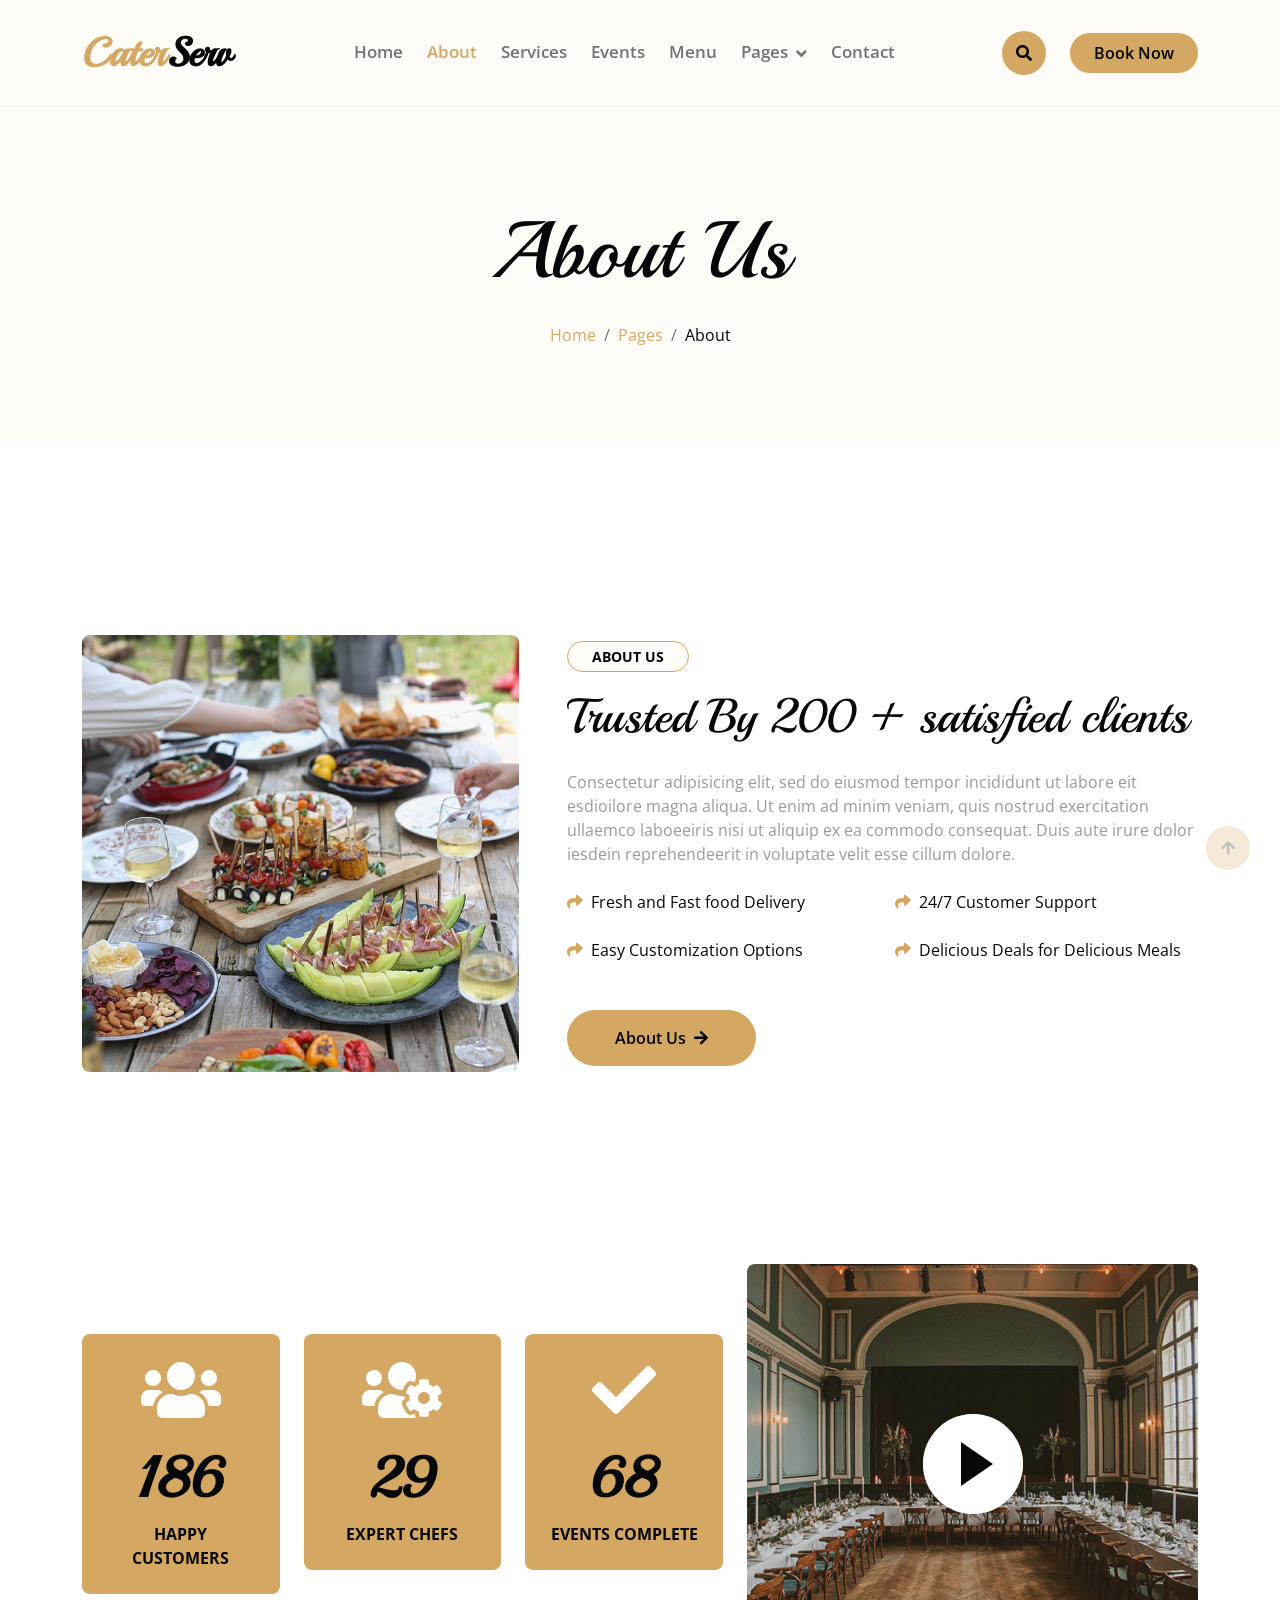
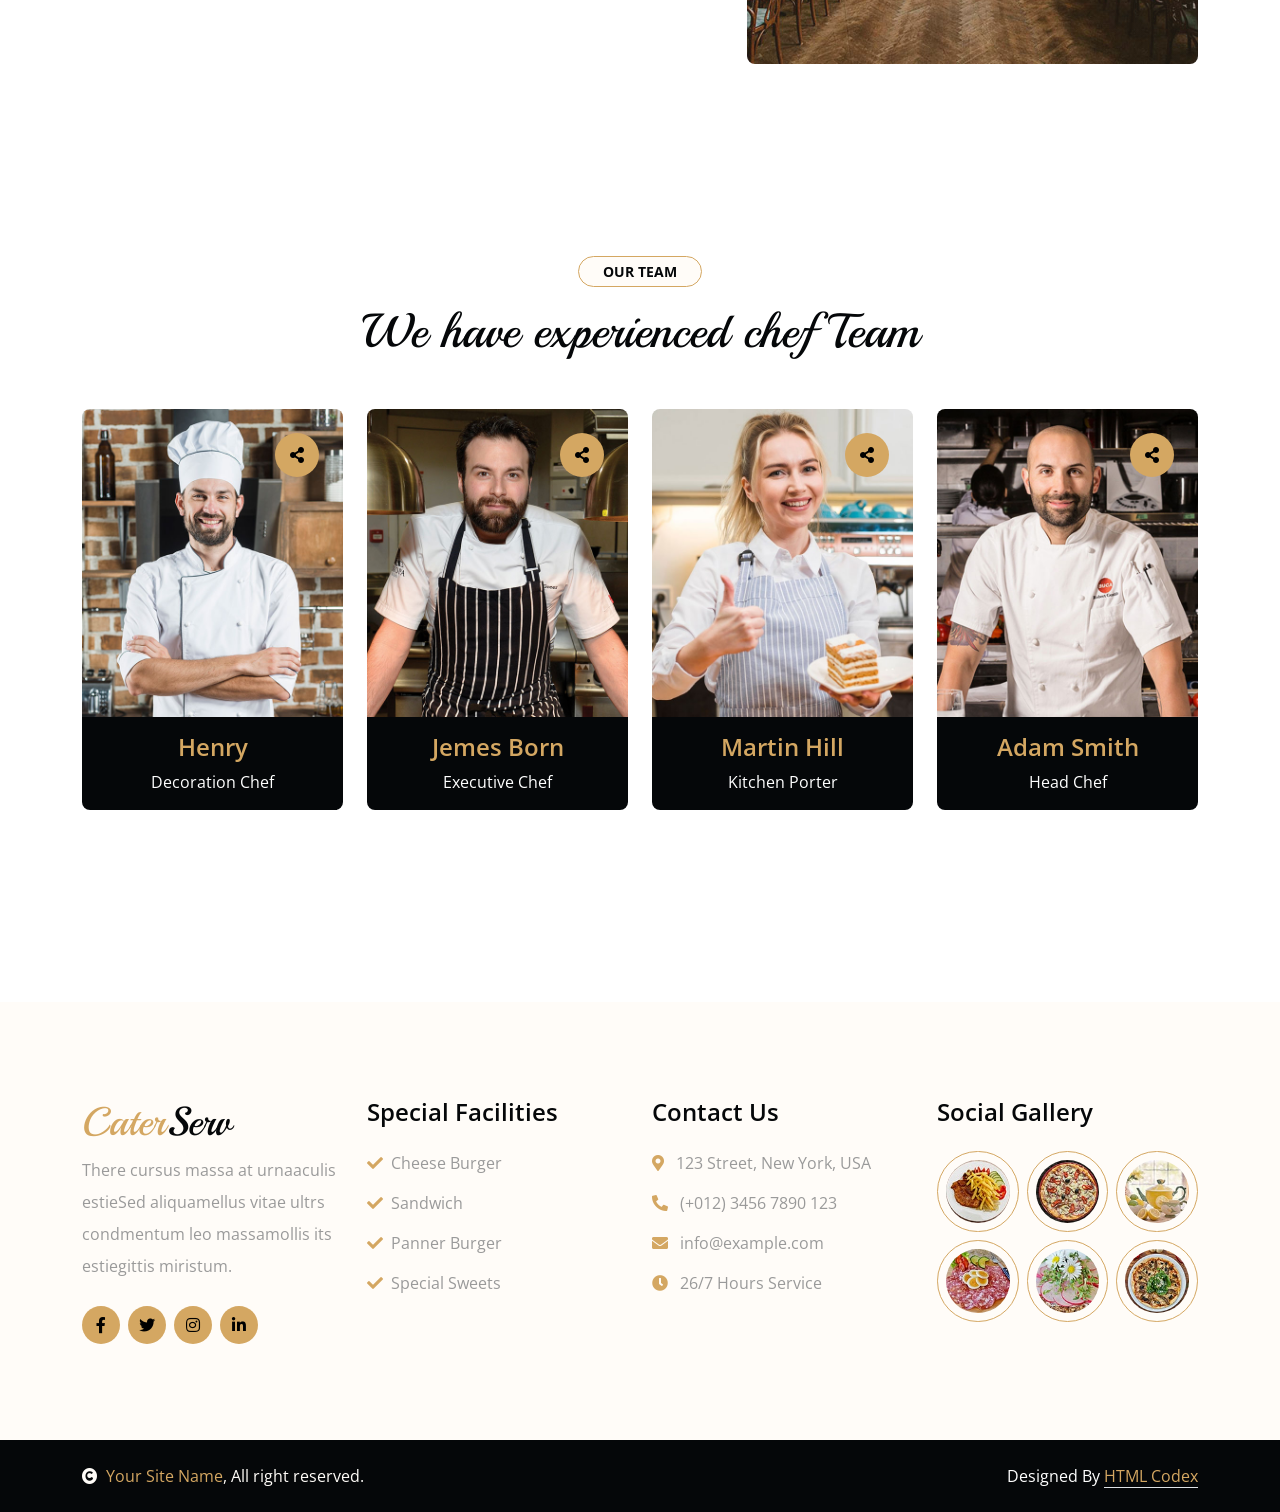
<file: about.html>
<!DOCTYPE html>
<html lang="en">

    <head>
        <meta charset="utf-8">
        <title>CaterServ - Catering Services Website Template</title>
        <meta content="width=device-width, initial-scale=1.0" name="viewport">
        <meta content="" name="keywords">
        <meta content="" name="description">

        <!-- Google Web Fonts -->
        <link rel="preconnect" href="https://fonts.googleapis.com">
        <link rel="preconnect" href="https://fonts.gstatic.com" crossorigin>
        <link href="https://fonts.googleapis.com/css2?family=Open+Sans:wght@400;600&family=Playball&display=swap" rel="stylesheet">

        <!-- Icon Font Stylesheet -->
        <link rel="stylesheet" href="https://use.fontawesome.com/releases/v5.15.4/css/all.css"/>
        <link href="https://cdn.jsdelivr.net/npm/bootstrap-icons@1.4.1/font/bootstrap-icons.css" rel="stylesheet">

        <!-- Libraries Stylesheet -->
        <link href="lib/animate/animate.min.css" rel="stylesheet">
        <link href="lib/lightbox/css/lightbox.min.css" rel="stylesheet">
        <link href="lib/owlcarousel/owl.carousel.min.css" rel="stylesheet">

        <!-- Customized Bootstrap Stylesheet -->
        <link href="css/bootstrap.min.css" rel="stylesheet">

        <!-- Template Stylesheet -->
        <link href="css/style.css" rel="stylesheet">
    </head>

    <body>

        <!-- Spinner Start -->
        <div id="spinner" class="show w-100 vh-100 bg-white position-fixed translate-middle top-50 start-50  d-flex align-items-center justify-content-center">
            <div class="spinner-grow text-primary" role="status"></div>
        </div>
        <!-- Spinner End -->


        <!-- Navbar start -->
        <div class="container-fluid nav-bar">
            <div class="container">
                <nav class="navbar navbar-light navbar-expand-lg py-4">
                    <a href="index.html" class="navbar-brand">
                        <h1 class="text-primary fw-bold mb-0">Cater<span class="text-dark">Serv</span> </h1>
                    </a>
                    <button class="navbar-toggler py-2 px-3" type="button" data-bs-toggle="collapse" data-bs-target="#navbarCollapse">
                        <span class="fa fa-bars text-primary"></span>
                    </button>
                    <div class="collapse navbar-collapse" id="navbarCollapse">
                        <div class="navbar-nav mx-auto">
                            <a href="index.html" class="nav-item nav-link">Home</a>
                            <a href="about.html" class="nav-item nav-link active">About</a>
                            <a href="service.html" class="nav-item nav-link">Services</a>
                            <a href="event.html" class="nav-item nav-link">Events</a>
                            <a href="menu.html" class="nav-item nav-link">Menu</a>
                            <div class="nav-item dropdown">
                                <a href="#" class="nav-link dropdown-toggle" data-bs-toggle="dropdown">Pages</a>
                                <div class="dropdown-menu bg-light">
                                    <a href="book.html" class="dropdown-item">Booking</a>
                                    <a href="blog.html" class="dropdown-item">Our Blog</a>
                                    <a href="team.html" class="dropdown-item">Our Team</a>
                                    <a href="testimonial.html" class="dropdown-item">Testimonial</a>
                                    <a href="404.html" class="dropdown-item">404 Page</a>
                                </div>
                            </div>
                            <a href="contact.html" class="nav-item nav-link">Contact</a>
                        </div>
                        <button class="btn-search btn btn-primary btn-md-square me-4 rounded-circle d-none d-lg-inline-flex" data-bs-toggle="modal" data-bs-target="#searchModal"><i class="fas fa-search"></i></button>
                        <a href="" class="btn btn-primary py-2 px-4 d-none d-xl-inline-block rounded-pill">Book Now</a>
                    </div>
                </nav>
            </div>
        </div>
        <!-- Navbar End -->


        <!-- Modal Search Start -->
        <div class="modal fade" id="searchModal" tabindex="-1" aria-labelledby="exampleModalLabel" aria-hidden="true">
            <div class="modal-dialog modal-fullscreen">
                <div class="modal-content rounded-0">
                    <div class="modal-header">
                        <h5 class="modal-title" id="exampleModalLabel">Search by keyword</h5>
                        <button type="button" class="btn-close" data-bs-dismiss="modal" aria-label="Close"></button>
                    </div>
                    <div class="modal-body d-flex align-items-center">
                        <div class="input-group w-75 mx-auto d-flex">
                            <input type="search" class="form-control bg-transparent p-3" placeholder="keywords" aria-describedby="search-icon-1">
                            <span id="search-icon-1" class="input-group-text p-3"><i class="fa fa-search"></i></span>
                        </div>
                    </div>
                </div>
            </div>
        </div>
        <!-- Modal Search End -->


        <!-- Hero Start -->
        <div class="container-fluid bg-light py-6 my-6 mt-0">
            <div class="container text-center animated bounceInDown">
                <h1 class="display-1 mb-4">About Us</h1>
                <ol class="breadcrumb justify-content-center mb-0 animated bounceInDown">
                    <li class="breadcrumb-item"><a href="#">Home</a></li>
                    <li class="breadcrumb-item"><a href="#">Pages</a></li>
                    <li class="breadcrumb-item text-dark" aria-current="page">About</li>
                </ol>
            </div>
        </div>
        <!-- Hero End -->


        <!-- About Satrt -->
        <div class="container-fluid py-6">
            <div class="container">
                <div class="row g-5 align-items-center">
                    <div class="col-lg-5 wow bounceInUp" data-wow-delay="0.1s">
                        <img src="img/about.jpg" class="img-fluid rounded" alt="">
                    </div>
                    <div class="col-lg-7 wow bounceInUp" data-wow-delay="0.3s">
                        <small class="d-inline-block fw-bold text-dark text-uppercase bg-light border border-primary rounded-pill px-4 py-1 mb-3">About Us</small>
                        <h1 class="display-5 mb-4">Trusted By 200 + satisfied clients</h1>
                        <p class="mb-4">Consectetur adipisicing elit, sed do eiusmod tempor incididunt ut labore eit esdioilore magna aliqua. Ut enim ad minim veniam, 
                            quis nostrud exercitation ullaemco laboeeiris nisi ut aliquip ex ea commodo consequat. Duis aute irure 
                            dolor iesdein reprehendeerit in voluptate velit esse cillum dolore.</p>
                        <div class="row g-4 text-dark mb-5">
                            <div class="col-sm-6">
                                <i class="fas fa-share text-primary me-2"></i>Fresh and Fast food Delivery
                            </div>
                            <div class="col-sm-6">
                                <i class="fas fa-share text-primary me-2"></i>24/7 Customer Support
                            </div>
                            <div class="col-sm-6">
                                <i class="fas fa-share text-primary me-2"></i>Easy Customization Options
                            </div>
                            <div class="col-sm-6">
                                <i class="fas fa-share text-primary me-2"></i>Delicious Deals for Delicious Meals
                            </div>
                        </div>
                        <a href="" class="btn btn-primary py-3 px-5 rounded-pill">About Us<i class="fas fa-arrow-right ps-2"></i></a>
                    </div>
                </div>
            </div>
        </div>
        <!-- About End -->


        <!-- Fact Start-->
        <div class="container-fluid faqt py-6">
            <div class="container">
                <div class="row g-4 align-items-center">
                    <div class="col-lg-7">
                       <div class="row g-4">
                            <div class="col-sm-4 wow bounceInUp" data-wow-delay="0.3s">
                                <div class="faqt-item bg-primary rounded p-4 text-center">
                                    <i class="fas fa-users fa-4x mb-4 text-white"></i>
                                    <h1 class="display-4 fw-bold" data-toggle="counter-up">689</h1>
                                    <p class="text-dark text-uppercase fw-bold mb-0">Happy Customers</p>
                                </div>
                            </div>
                            <div class="col-sm-4 wow bounceInUp" data-wow-delay="0.5s">
                                <div class="faqt-item bg-primary rounded p-4 text-center">
                                    <i class="fas fa-users-cog fa-4x mb-4 text-white"></i>
                                    <h1 class="display-4 fw-bold" data-toggle="counter-up">107</h1>
                                    <p class="text-dark text-uppercase fw-bold mb-0">Expert Chefs</p>
                                </div>
                            </div>
                            <div class="col-sm-4 wow bounceInUp" data-wow-delay="0.7s">
                                <div class="faqt-item bg-primary rounded p-4 text-center">
                                    <i class="fas fa-check fa-4x mb-4 text-white"></i>
                                    <h1 class="display-4 fw-bold" data-toggle="counter-up">253</h1>
                                    <p class="text-dark text-uppercase fw-bold mb-0">Events Complete</p>
                                </div>
                            </div>
                        </div>
                    </div>
                    <div class="col-lg-5 wow bounceInUp" data-wow-delay="0.1s">
                        <div class="video">
                            <button type="button" class="btn btn-play" data-bs-toggle="modal" data-src="https://www.youtube.com/embed/DWRcNpR6Kdc" data-bs-target="#videoModal">
                                <span></span>
                            </button>
                        </div>
                    </div>
                </div>
            </div>
        </div>
        <!-- Modal Video -->
        <div class="modal fade" id="videoModal" tabindex="-1" aria-labelledby="exampleModalLabel" aria-hidden="true">
            <div class="modal-dialog">
                <div class="modal-content rounded-0">
                    <div class="modal-header">
                        <h5 class="modal-title" id="exampleModalLabel">Youtube Video</h5>
                        <button type="button" class="btn-close" data-bs-dismiss="modal" aria-label="Close"></button>
                    </div>
                    <div class="modal-body">
                        <!-- 16:9 aspect ratio -->
                        <div class="ratio ratio-16x9">
                            <iframe class="embed-responsive-item" src="" id="video" allowfullscreen allowscriptaccess="always"
                                allow="autoplay"></iframe>
                        </div>
                    </div>
                </div>
            </div>
        </div>
        <!-- Fact End -->


        <!-- Team Start -->
        <div class="container-fluid team py-6">
            <div class="container">
                <div class="text-center wow bounceInUp" data-wow-delay="0.1s">
                    <small class="d-inline-block fw-bold text-dark text-uppercase bg-light border border-primary rounded-pill px-4 py-1 mb-3">Our Team</small>
                    <h1 class="display-5 mb-5">We have experienced chef Team</h1>
                </div>
                <div class="row g-4">
                    <div class="col-lg-3 col-md-6 wow bounceInUp" data-wow-delay="0.1s">
                        <div class="team-item rounded">
                            <img class="img-fluid rounded-top " src="img/team-1.jpg" alt="">
                            <div class="team-content text-center py-3 bg-dark rounded-bottom">
                                <h4 class="text-primary">Henry</h4>
                                <p class="text-white mb-0">Decoration Chef</p>
                            </div>
                            <div class="team-icon d-flex flex-column justify-content-center m-4">
                                <a class="share btn btn-primary btn-md-square rounded-circle mb-2" href=""><i class="fas fa-share-alt"></i></a>
                                <a class="share-link btn btn-primary btn-md-square rounded-circle mb-2" href=""><i class="fab fa-facebook-f"></i></a>
                                <a class="share-link btn btn-primary btn-md-square rounded-circle mb-2" href=""><i class="fab fa-twitter"></i></a>
                                <a class="share-link btn btn-primary btn-md-square rounded-circle mb-2" href=""><i class="fab fa-instagram"></i></a>
                            </div>
                        </div>
                    </div>
                    <div class="col-lg-3 col-md-6 wow bounceInUp" data-wow-delay="0.3s">
                        <div class="team-item rounded">
                            <img class="img-fluid rounded-top " src="img/team-2.jpg" alt="">
                            <div class="team-content text-center py-3 bg-dark rounded-bottom">
                                <h4 class="text-primary">Jemes Born</h4>
                                <p class="text-white mb-0">Executive Chef</p>
                            </div>
                            <div class="team-icon d-flex flex-column justify-content-center m-4">
                                <a class="share btn btn-primary btn-md-square rounded-circle mb-2" href=""><i class="fas fa-share-alt"></i></a>
                                <a class="share-link btn btn-primary btn-md-square rounded-circle mb-2" href=""><i class="fab fa-facebook-f"></i></a>
                                <a class="share-link btn btn-primary btn-md-square rounded-circle mb-2" href=""><i class="fab fa-twitter"></i></a>
                                <a class="share-link btn btn-primary btn-md-square rounded-circle mb-2" href=""><i class="fab fa-instagram"></i></a>
                            </div>
                        </div>
                    </div>
                    <div class="col-lg-3 col-md-6 wow bounceInUp" data-wow-delay="0.5s">
                        <div class="team-item rounded">
                            <img class="img-fluid rounded-top " src="img/team-3.jpg" alt="">
                            <div class="team-content text-center py-3 bg-dark rounded-bottom">
                                <h4 class="text-primary">Martin Hill</h4>
                                <p class="text-white mb-0">Kitchen Porter</p>
                            </div>
                            <div class="team-icon d-flex flex-column justify-content-center m-4">
                                <a class="share btn btn-primary btn-md-square rounded-circle mb-2" href=""><i class="fas fa-share-alt"></i></a>
                                <a class="share-link btn btn-primary btn-md-square rounded-circle mb-2" href=""><i class="fab fa-facebook-f"></i></a>
                                <a class="share-link btn btn-primary btn-md-square rounded-circle mb-2" href=""><i class="fab fa-twitter"></i></a>
                                <a class="share-link btn btn-primary btn-md-square rounded-circle mb-2" href=""><i class="fab fa-instagram"></i></a>
                            </div>
                        </div>
                    </div>
                    <div class="col-lg-3 col-md-6 wow bounceInUp" data-wow-delay="0.7s">
                        <div class="team-item rounded">
                            <img class="img-fluid rounded-top " src="img/team-4.jpg" alt="">
                            <div class="team-content text-center py-3 bg-dark rounded-bottom">
                                <h4 class="text-primary">Adam Smith</h4>
                                <p class="text-white mb-0">Head Chef</p>
                            </div>
                            <div class="team-icon d-flex flex-column justify-content-center m-4">
                                <a class="share btn btn-primary btn-md-square rounded-circle mb-2" href=""><i class="fas fa-share-alt"></i></a>
                                <a class="share-link btn btn-primary btn-md-square rounded-circle mb-2" href=""><i class="fab fa-facebook-f"></i></a>
                                <a class="share-link btn btn-primary btn-md-square rounded-circle mb-2" href=""><i class="fab fa-twitter"></i></a>
                                <a class="share-link btn btn-primary btn-md-square rounded-circle mb-2" href=""><i class="fab fa-instagram"></i></a>
                            </div>
                        </div>
                    </div>
                </div>
            </div>
        </div>
        <!-- Team End -->


        <!-- Footer Start -->
        <div class="container-fluid footer py-6 my-6 mb-0 bg-light wow bounceInUp" data-wow-delay="0.1s">
            <div class="container">
                <div class="row">
                    <div class="col-lg-3 col-md-6">
                        <div class="footer-item">
                            <h1 class="text-primary">Cater<span class="text-dark">Serv</span></h1>
                            <p class="lh-lg mb-4">There cursus massa at urnaaculis estieSed aliquamellus vitae ultrs condmentum leo massamollis its estiegittis miristum.</p>
                            <div class="footer-icon d-flex">
                                <a class="btn btn-primary btn-sm-square me-2 rounded-circle" href=""><i class="fab fa-facebook-f"></i></a>
                                <a class="btn btn-primary btn-sm-square me-2 rounded-circle" href=""><i class="fab fa-twitter"></i></a>
                                <a href="#" class="btn btn-primary btn-sm-square me-2 rounded-circle"><i class="fab fa-instagram"></i></a>
                                <a href="#" class="btn btn-primary btn-sm-square rounded-circle"><i class="fab fa-linkedin-in"></i></a>
                            </div>
                        </div>
                    </div>
                    <div class="col-lg-3 col-md-6">
                        <div class="footer-item">
                            <h4 class="mb-4">Special Facilities</h4>
                            <div class="d-flex flex-column align-items-start">
                                <a class="text-body mb-3" href=""><i class="fa fa-check text-primary me-2"></i>Cheese Burger</a>
                                <a class="text-body mb-3" href=""><i class="fa fa-check text-primary me-2"></i>Sandwich</a>
                                <a class="text-body mb-3" href=""><i class="fa fa-check text-primary me-2"></i>Panner Burger</a>
                                <a class="text-body mb-3" href=""><i class="fa fa-check text-primary me-2"></i>Special Sweets</a>
                            </div>
                        </div>
                    </div>
                    <div class="col-lg-3 col-md-6">
                        <div class="footer-item">
                            <h4 class="mb-4">Contact Us</h4>
                            <div class="d-flex flex-column align-items-start">
                                <p><i class="fa fa-map-marker-alt text-primary me-2"></i> 123 Street, New York, USA</p>
                                <p><i class="fa fa-phone-alt text-primary me-2"></i> (+012) 3456 7890 123</p>
                                <p><i class="fas fa-envelope text-primary me-2"></i> info@example.com</p>
                                <p><i class="fa fa-clock text-primary me-2"></i> 26/7 Hours Service</p>
                            </div>
                        </div>
                    </div>
                    <div class="col-lg-3 col-md-6">
                        <div class="footer-item">
                            <h4 class="mb-4">Social Gallery</h4>
                            <div class="row g-2">
                                <div class="col-4">
                                     <img src="img/menu-01.jpg" class="img-fluid rounded-circle border border-primary p-2" alt="">
                                </div>
                                <div class="col-4">
                                     <img src="img/menu-02.jpg" class="img-fluid rounded-circle border border-primary p-2" alt="">
                                </div>
                                <div class="col-4">
                                     <img src="img/menu-03.jpg" class="img-fluid rounded-circle border border-primary p-2" alt="">
                                </div>
                                <div class="col-4">
                                     <img src="img/menu-04.jpg" class="img-fluid rounded-circle border border-primary p-2" alt="">
                                </div>
                                <div class="col-4">
                                     <img src="img/menu-05.jpg" class="img-fluid rounded-circle border border-primary p-2" alt="">
                                </div>
                                <div class="col-4">
                                     <img src="img/menu-06.jpg" class="img-fluid rounded-circle border border-primary p-2" alt="">
                                </div>
                            </div>
                        </div>
                    </div>
                </div>
            </div>
        </div>
        <!-- Footer End -->


        <!-- Copyright Start -->
        <div class="container-fluid copyright bg-dark py-4">
            <div class="container">
                <div class="row">
                    <div class="col-md-6 text-center text-md-start mb-3 mb-md-0">
                        <span class="text-light"><a href="#"><i class="fas fa-copyright text-light me-2"></i>Your Site Name</a>, All right reserved.</span>
                    </div>
                    <div class="col-md-6 my-auto text-center text-md-end text-white">
                        <!--/*** This template is free as long as you keep the below author’s credit link/attribution link/backlink. ***/-->
                        <!--/*** If you'd like to use the template without the below author’s credit link/attribution link/backlink, ***/-->
                        <!--/*** you can purchase the Credit Removal License from "https://htmlcodex.com/credit-removal". ***/-->
                        Designed By <a class="border-bottom" href="https://htmlcodex.com">HTML Codex</a>
                    </div>
                </div>
            </div>
        </div>
        <!-- Copyright End -->


        <!-- Back to Top -->
        <a href="#" class="btn btn-md-square btn-primary rounded-circle back-to-top"><i class="fa fa-arrow-up"></i></a>   

        
        <!-- JavaScript Libraries -->
        <script src="https://ajax.googleapis.com/ajax/libs/jquery/1.12.4/jquery.min.js"></script>
        <script src="https://cdn.jsdelivr.net/npm/bootstrap@5.0.0/dist/js/bootstrap.bundle.min.js"></script>
        <script src="lib/wow/wow.min.js"></script>
        <script src="lib/easing/easing.min.js"></script>
        <script src="lib/waypoints/waypoints.min.js"></script>
        <script src="lib/counterup/counterup.min.js"></script>
        <script src="lib/lightbox/js/lightbox.min.js"></script>
        <script src="lib/owlcarousel/owl.carousel.min.js"></script>

        <!-- Template Javascript -->
        <script src="js/main.js"></script>
    </body>
</html>
</file>
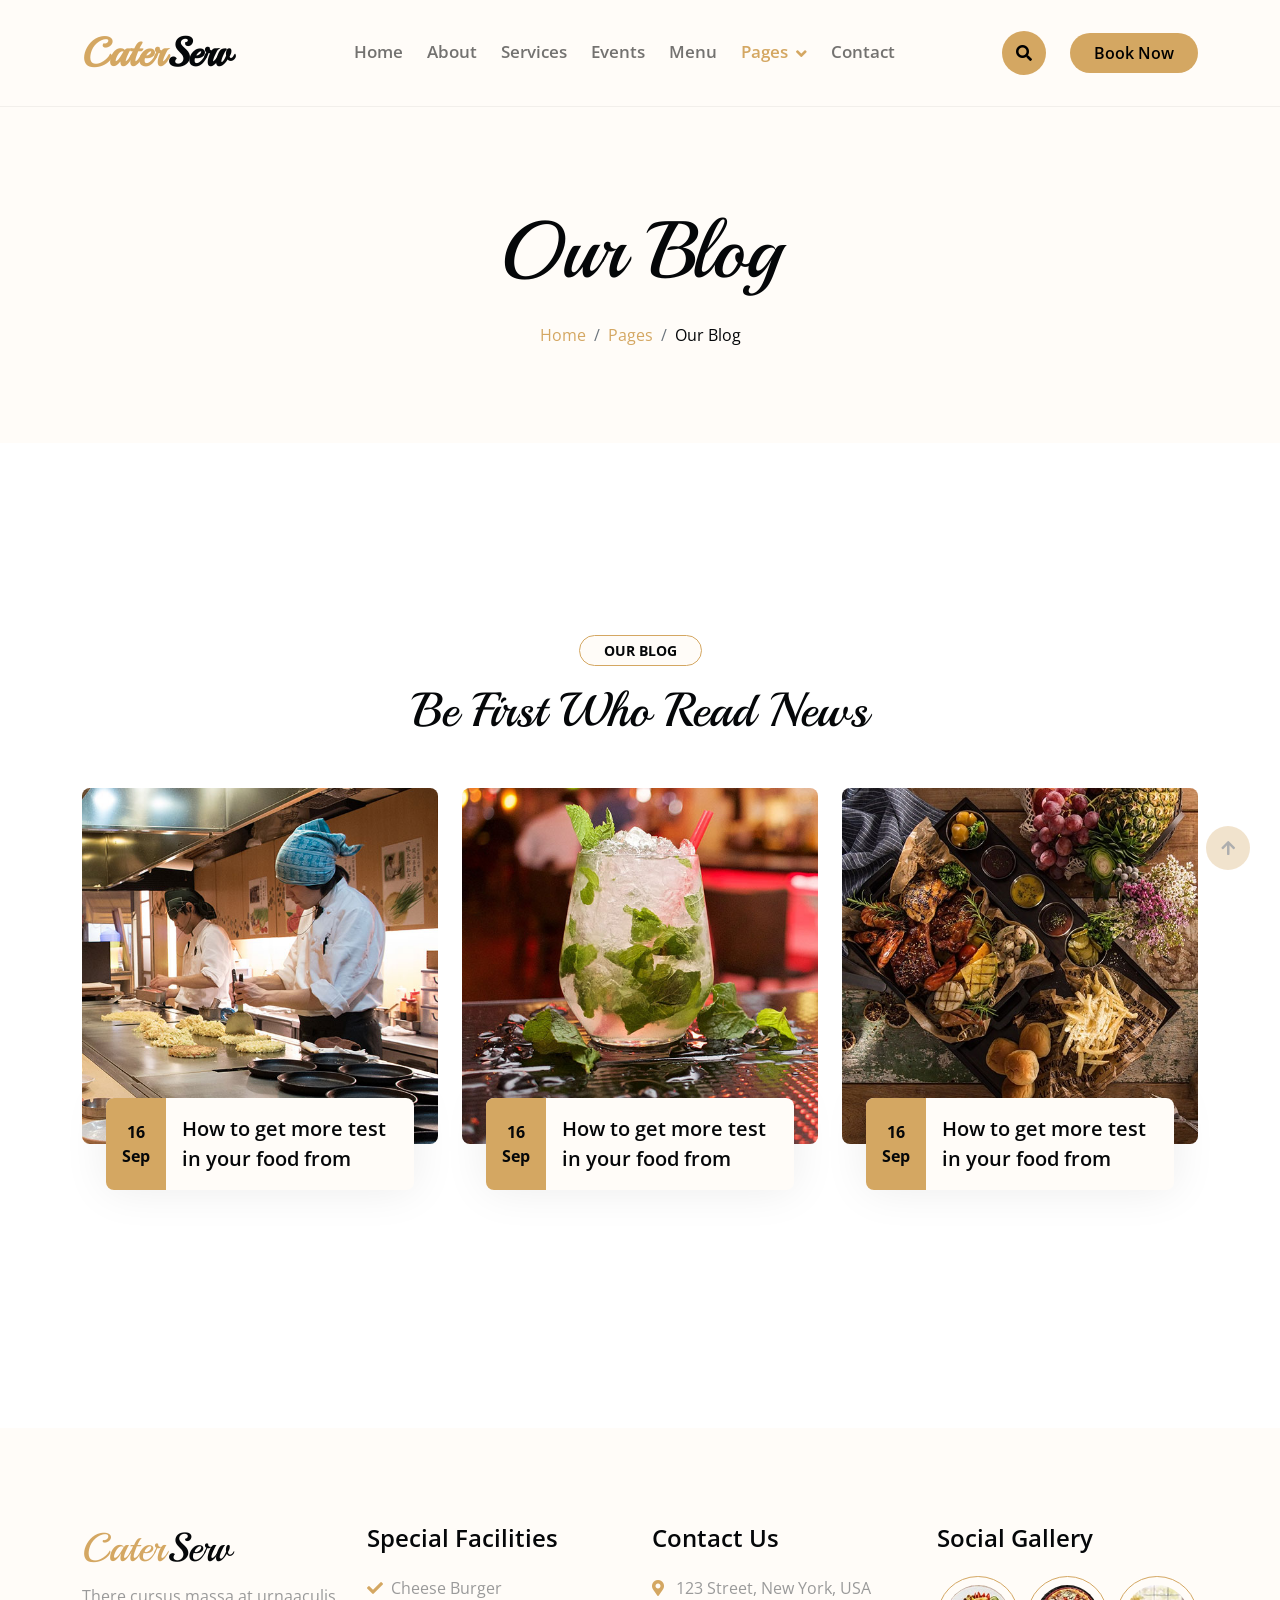
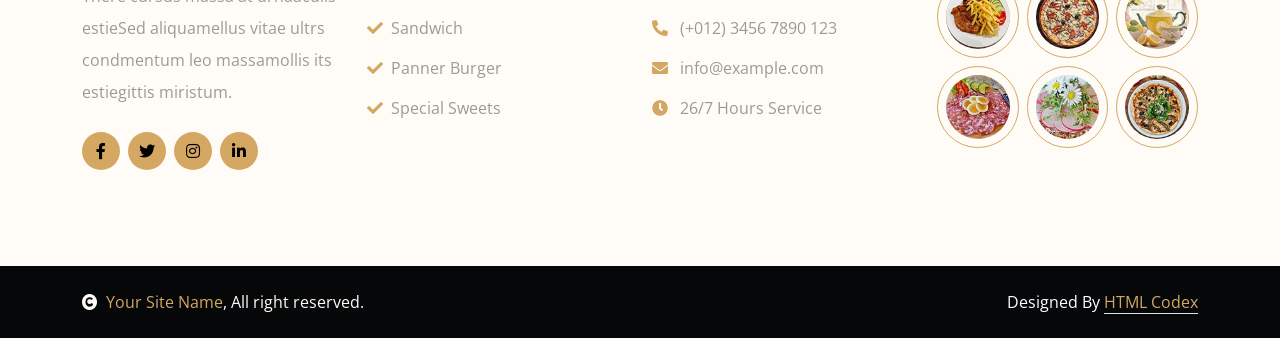
<file: blog.html>
<!DOCTYPE html>
<html lang="en">

    <head>
        <meta charset="utf-8">
        <title>CaterServ - Catering Services Website Template</title>
        <meta content="width=device-width, initial-scale=1.0" name="viewport">
        <meta content="" name="keywords">
        <meta content="" name="description">

        <!-- Google Web Fonts -->
        <link rel="preconnect" href="https://fonts.googleapis.com">
        <link rel="preconnect" href="https://fonts.gstatic.com" crossorigin>
        <link href="https://fonts.googleapis.com/css2?family=Open+Sans:wght@400;600&family=Playball&display=swap" rel="stylesheet">

        <!-- Icon Font Stylesheet -->
        <link rel="stylesheet" href="https://use.fontawesome.com/releases/v5.15.4/css/all.css"/>
        <link href="https://cdn.jsdelivr.net/npm/bootstrap-icons@1.4.1/font/bootstrap-icons.css" rel="stylesheet">

        <!-- Libraries Stylesheet -->
        <link href="lib/animate/animate.min.css" rel="stylesheet">
        <link href="lib/lightbox/css/lightbox.min.css" rel="stylesheet">
        <link href="lib/owlcarousel/owl.carousel.min.css" rel="stylesheet">

        <!-- Customized Bootstrap Stylesheet -->
        <link href="css/bootstrap.min.css" rel="stylesheet">

        <!-- Template Stylesheet -->
        <link href="css/style.css" rel="stylesheet">
    </head>

    <body>

        <!-- Spinner Start -->
        <div id="spinner" class="show w-100 vh-100 bg-white position-fixed translate-middle top-50 start-50  d-flex align-items-center justify-content-center">
            <div class="spinner-grow text-primary" role="status"></div>
        </div>
        <!-- Spinner End -->


        <!-- Navbar start -->
        <div class="container-fluid nav-bar">
            <div class="container">
                <nav class="navbar navbar-light navbar-expand-lg py-4">
                    <a href="index.html" class="navbar-brand">
                        <h1 class="text-primary fw-bold mb-0">Cater<span class="text-dark">Serv</span> </h1>
                    </a>
                    <button class="navbar-toggler py-2 px-3" type="button" data-bs-toggle="collapse" data-bs-target="#navbarCollapse">
                        <span class="fa fa-bars text-primary"></span>
                    </button>
                    <div class="collapse navbar-collapse" id="navbarCollapse">
                        <div class="navbar-nav mx-auto">
                            <a href="index.html" class="nav-item nav-link">Home</a>
                            <a href="about.html" class="nav-item nav-link">About</a>
                            <a href="service.html" class="nav-item nav-link">Services</a>
                            <a href="event.html" class="nav-item nav-link">Events</a>
                            <a href="menu.html" class="nav-item nav-link">Menu</a>
                            <div class="nav-item dropdown">
                                <a href="#" class="nav-link dropdown-toggle active" data-bs-toggle="dropdown">Pages</a>
                                <div class="dropdown-menu bg-light">
                                    <a href="book.html" class="dropdown-item">Booking</a>
                                    <a href="blog.html" class="dropdown-item active">Our Blog</a>
                                    <a href="team.html" class="dropdown-item">Our Team</a>
                                    <a href="testimonial.html" class="dropdown-item">Testimonial</a>
                                    <a href="404.html" class="dropdown-item">404 Page</a>
                                </div>
                            </div>
                            <a href="contact.html" class="nav-item nav-link">Contact</a>
                        </div>
                        <button class="btn-search btn btn-primary btn-md-square me-4 rounded-circle d-none d-lg-inline-flex" data-bs-toggle="modal" data-bs-target="#searchModal"><i class="fas fa-search"></i></button>
                        <a href="" class="btn btn-primary py-2 px-4 d-none d-xl-inline-block rounded-pill">Book Now</a>
                    </div>
                </nav>
            </div>
        </div>
        <!-- Navbar End -->


        <!-- Modal Search Start -->
        <div class="modal fade" id="searchModal" tabindex="-1" aria-labelledby="exampleModalLabel" aria-hidden="true">
            <div class="modal-dialog modal-fullscreen">
                <div class="modal-content rounded-0">
                    <div class="modal-header">
                        <h5 class="modal-title" id="exampleModalLabel">Search by keyword</h5>
                        <button type="button" class="btn-close" data-bs-dismiss="modal" aria-label="Close"></button>
                    </div>
                    <div class="modal-body d-flex align-items-center">
                        <div class="input-group w-75 mx-auto d-flex">
                            <input type="search" class="form-control bg-transparent p-3" placeholder="keywords" aria-describedby="search-icon-1">
                            <span id="search-icon-1" class="input-group-text p-3"><i class="fa fa-search"></i></span>
                        </div>
                    </div>
                </div>
            </div>
        </div>
        <!-- Modal Search End -->


        <!-- Hero Start -->
        <div class="container-fluid bg-light py-6 my-6 mt-0">
            <div class="container text-center animated bounceInDown">
                <h1 class="display-1 mb-4">Our Blog</h1>
                <ol class="breadcrumb justify-content-center mb-0 animated bounceInDown">
                    <li class="breadcrumb-item"><a href="#">Home</a></li>
                    <li class="breadcrumb-item"><a href="#">Pages</a></li>
                    <li class="breadcrumb-item text-dark" aria-current="page">Our Blog</li>
                </ol>
            </div>
        </div>
        <!-- Hero End -->


        <!-- Blog Start -->
        <div class="container-fluid blog py-6">
            <div class="container">
                <div class="text-center wow bounceInUp" data-wow-delay="0.1s">
                    <small class="d-inline-block fw-bold text-dark text-uppercase bg-light border border-primary rounded-pill px-4 py-1 mb-3">Our Blog</small>
                    <h1 class="display-5 mb-5">Be First Who Read News</h1>
                </div>
                <div class="row gx-4 justify-content-center">
                    <div class="col-md-6 col-lg-4 wow bounceInUp" data-wow-delay="0.1s">
                        <div class="blog-item">
                            <div class="overflow-hidden rounded">
                                <img src="img/blog-1.jpg" class="img-fluid w-100" alt="">
                            </div>
                            <div class="blog-content mx-4 d-flex rounded bg-light">
                                <div class="text-dark bg-primary rounded-start">
                                    <div class="h-100 p-3 d-flex flex-column justify-content-center text-center">
                                        <p class="fw-bold mb-0">16</p>
                                        <p class="fw-bold mb-0">Sep</p>
                                    </div>
                                </div>
                                <a href="#" class="h5 lh-base my-auto h-100 p-3">How to get more test in your food from</a>
                            </div>
                        </div>
                    </div>
                    <div class="col-md-6 col-lg-4 wow bounceInUp" data-wow-delay="0.3s">
                        <div class="blog-item">
                            <div class="overflow-hidden rounded">
                                <img src="img/blog-2.jpg" class="img-fluid w-100" alt="">
                            </div>
                            <div class="blog-content mx-4 d-flex rounded bg-light">
                                <div class="text-dark bg-primary rounded-start">
                                    <div class="h-100 p-3 d-flex flex-column justify-content-center text-center">
                                        <p class="fw-bold mb-0">16</p>
                                        <p class="fw-bold mb-0">Sep</p>
                                    </div>
                                </div>
                                <a href="#" class="h5 lh-base my-auto h-100 p-3">How to get more test in your food from</a>
                            </div>
                        </div>
                    </div>
                    <div class="col-md-6 col-lg-4 wow bounceInUp" data-wow-delay="0.5s">
                        <div class="blog-item">
                            <div class="overflow-hidden rounded">
                                <img src="img/blog-3.jpg" class="img-fluid w-100" alt="">
                            </div>
                            <div class="blog-content mx-4 d-flex rounded bg-light">
                                <div class="text-dark bg-primary rounded-start">
                                    <div class="h-100 p-3 d-flex flex-column justify-content-center text-center">
                                        <p class="fw-bold mb-0">16</p>
                                        <p class="fw-bold mb-0">Sep</p>
                                    </div>
                                </div>
                                <a href="#" class="h5 lh-base my-auto h-100 p-3">How to get more test in your food from</a>
                            </div>
                        </div>
                    </div>
                </div>
            </div>
        </div>
        <!-- Blog End -->


        <!-- Footer Start -->
        <div class="container-fluid footer py-6 my-6 mb-0 bg-light wow bounceInUp" data-wow-delay="0.1s">
            <div class="container">
                <div class="row">
                    <div class="col-lg-3 col-md-6">
                        <div class="footer-item">
                            <h1 class="text-primary">Cater<span class="text-dark">Serv</span></h1>
                            <p class="lh-lg mb-4">There cursus massa at urnaaculis estieSed aliquamellus vitae ultrs condmentum leo massamollis its estiegittis miristum.</p>
                            <div class="footer-icon d-flex">
                                <a class="btn btn-primary btn-sm-square me-2 rounded-circle" href=""><i class="fab fa-facebook-f"></i></a>
                                <a class="btn btn-primary btn-sm-square me-2 rounded-circle" href=""><i class="fab fa-twitter"></i></a>
                                <a href="#" class="btn btn-primary btn-sm-square me-2 rounded-circle"><i class="fab fa-instagram"></i></a>
                                <a href="#" class="btn btn-primary btn-sm-square rounded-circle"><i class="fab fa-linkedin-in"></i></a>
                            </div>
                        </div>
                    </div>
                    <div class="col-lg-3 col-md-6">
                        <div class="footer-item">
                            <h4 class="mb-4">Special Facilities</h4>
                            <div class="d-flex flex-column align-items-start">
                                <a class="text-body mb-3" href=""><i class="fa fa-check text-primary me-2"></i>Cheese Burger</a>
                                <a class="text-body mb-3" href=""><i class="fa fa-check text-primary me-2"></i>Sandwich</a>
                                <a class="text-body mb-3" href=""><i class="fa fa-check text-primary me-2"></i>Panner Burger</a>
                                <a class="text-body mb-3" href=""><i class="fa fa-check text-primary me-2"></i>Special Sweets</a>
                            </div>
                        </div>
                    </div>
                    <div class="col-lg-3 col-md-6">
                        <div class="footer-item">
                            <h4 class="mb-4">Contact Us</h4>
                            <div class="d-flex flex-column align-items-start">
                                <p><i class="fa fa-map-marker-alt text-primary me-2"></i> 123 Street, New York, USA</p>
                                <p><i class="fa fa-phone-alt text-primary me-2"></i> (+012) 3456 7890 123</p>
                                <p><i class="fas fa-envelope text-primary me-2"></i> info@example.com</p>
                                <p><i class="fa fa-clock text-primary me-2"></i> 26/7 Hours Service</p>
                            </div>
                        </div>
                    </div>
                    <div class="col-lg-3 col-md-6">
                        <div class="footer-item">
                            <h4 class="mb-4">Social Gallery</h4>
                            <div class="row g-2">
                                <div class="col-4">
                                     <img src="img/menu-01.jpg" class="img-fluid rounded-circle border border-primary p-2" alt="">
                                </div>
                                <div class="col-4">
                                     <img src="img/menu-02.jpg" class="img-fluid rounded-circle border border-primary p-2" alt="">
                                </div>
                                <div class="col-4">
                                     <img src="img/menu-03.jpg" class="img-fluid rounded-circle border border-primary p-2" alt="">
                                </div>
                                <div class="col-4">
                                     <img src="img/menu-04.jpg" class="img-fluid rounded-circle border border-primary p-2" alt="">
                                </div>
                                <div class="col-4">
                                     <img src="img/menu-05.jpg" class="img-fluid rounded-circle border border-primary p-2" alt="">
                                </div>
                                <div class="col-4">
                                     <img src="img/menu-06.jpg" class="img-fluid rounded-circle border border-primary p-2" alt="">
                                </div>
                            </div>
                        </div>
                    </div>
                </div>
            </div>
        </div>
        <!-- Footer End -->


        <!-- Copyright Start -->
        <div class="container-fluid copyright bg-dark py-4">
            <div class="container">
                <div class="row">
                    <div class="col-md-6 text-center text-md-start mb-3 mb-md-0">
                        <span class="text-light"><a href="#"><i class="fas fa-copyright text-light me-2"></i>Your Site Name</a>, All right reserved.</span>
                    </div>
                    <div class="col-md-6 my-auto text-center text-md-end text-white">
                        <!--/*** This template is free as long as you keep the below author’s credit link/attribution link/backlink. ***/-->
                        <!--/*** If you'd like to use the template without the below author’s credit link/attribution link/backlink, ***/-->
                        <!--/*** you can purchase the Credit Removal License from "https://htmlcodex.com/credit-removal". ***/-->
                        Designed By <a class="border-bottom" href="https://htmlcodex.com">HTML Codex</a>
                    </div>
                </div>
            </div>
        </div>
        <!-- Copyright End -->


        <!-- Back to Top -->
        <a href="#" class="btn btn-md-square btn-primary rounded-circle back-to-top"><i class="fa fa-arrow-up"></i></a>   

        
    <!-- JavaScript Libraries -->
    <script src="https://ajax.googleapis.com/ajax/libs/jquery/1.12.4/jquery.min.js"></script>
    <script src="https://cdn.jsdelivr.net/npm/bootstrap@5.0.0/dist/js/bootstrap.bundle.min.js"></script>
    <script src="lib/wow/wow.min.js"></script>
    <script src="lib/easing/easing.min.js"></script>
    <script src="lib/waypoints/waypoints.min.js"></script>
    <script src="lib/counterup/counterup.min.js"></script>
    <script src="lib/lightbox/js/lightbox.min.js"></script>
    <script src="lib/owlcarousel/owl.carousel.min.js"></script>

    <!-- Template Javascript -->
    <script src="js/main.js"></script>
    </body>

</html>
</file>
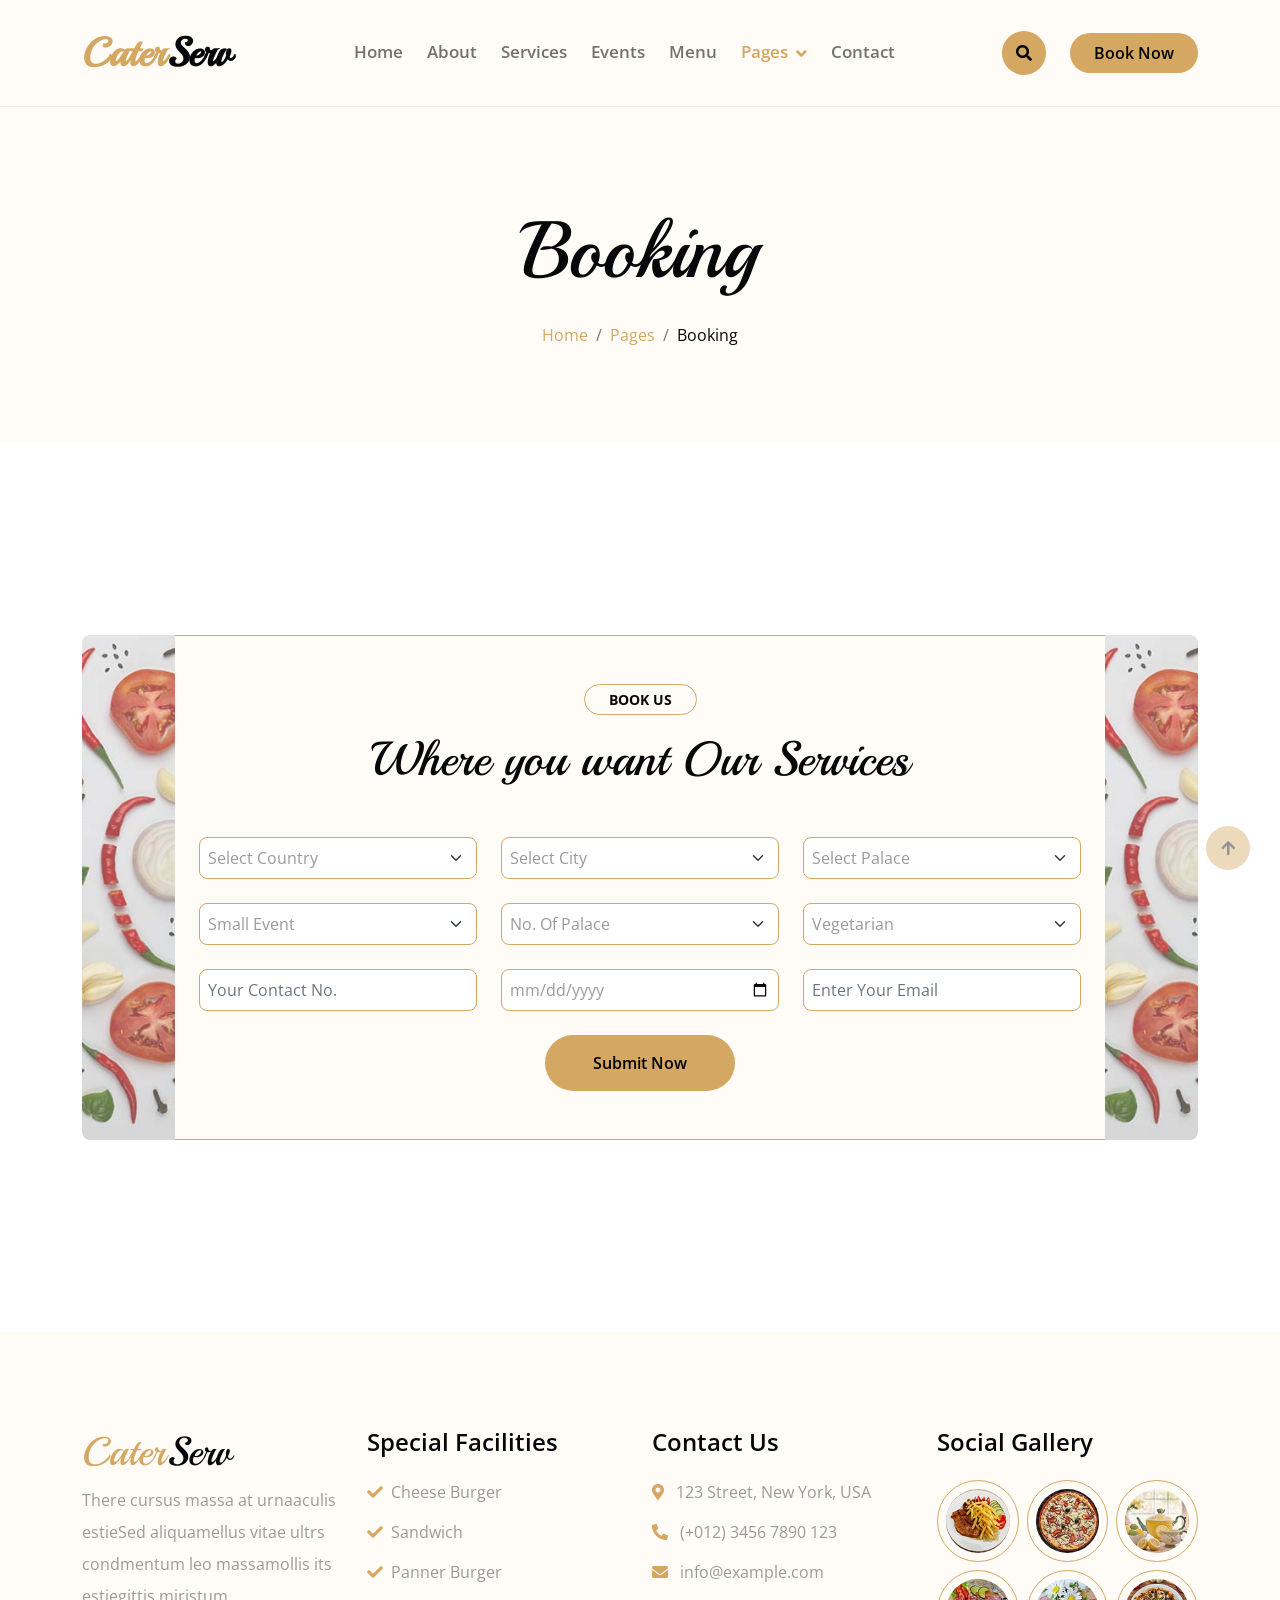
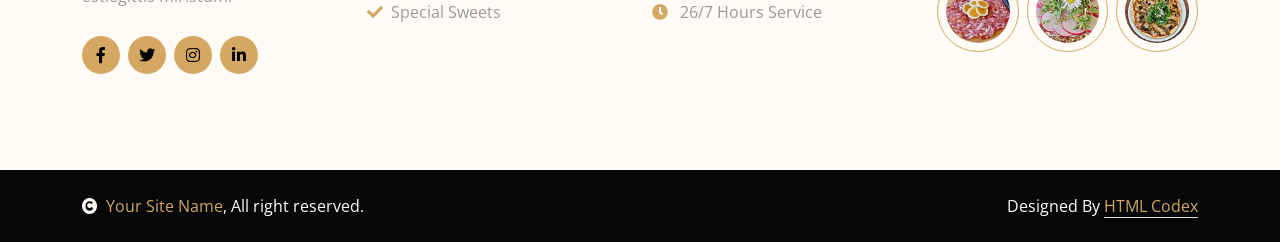
<file: book.html>
<!DOCTYPE html>
<html lang="en">

    <head>
        <meta charset="utf-8">
        <title>CaterServ - Catering Services Website Template</title>
        <meta content="width=device-width, initial-scale=1.0" name="viewport">
        <meta content="" name="keywords">
        <meta content="" name="description">

        <!-- Google Web Fonts -->
        <link rel="preconnect" href="https://fonts.googleapis.com">
        <link rel="preconnect" href="https://fonts.gstatic.com" crossorigin>
        <link href="https://fonts.googleapis.com/css2?family=Open+Sans:wght@400;600&family=Playball&display=swap" rel="stylesheet">

        <!-- Icon Font Stylesheet -->
        <link rel="stylesheet" href="https://use.fontawesome.com/releases/v5.15.4/css/all.css"/>
        <link href="https://cdn.jsdelivr.net/npm/bootstrap-icons@1.4.1/font/bootstrap-icons.css" rel="stylesheet">

        <!-- Libraries Stylesheet -->
        <link href="lib/animate/animate.min.css" rel="stylesheet">
        <link href="lib/lightbox/css/lightbox.min.css" rel="stylesheet">
        <link href="lib/owlcarousel/owl.carousel.min.css" rel="stylesheet">

        <!-- Customized Bootstrap Stylesheet -->
        <link href="css/bootstrap.min.css" rel="stylesheet">

        <!-- Template Stylesheet -->
        <link href="css/style.css" rel="stylesheet">
    </head>

    <body>

        <!-- Spinner Start -->
        <div id="spinner" class="show w-100 vh-100 bg-white position-fixed translate-middle top-50 start-50  d-flex align-items-center justify-content-center">
            <div class="spinner-grow text-primary" role="status"></div>
        </div>
        <!-- Spinner End -->


        <!-- Navbar start -->
        <div class="container-fluid nav-bar">
            <div class="container">
                <nav class="navbar navbar-light navbar-expand-lg py-4">
                    <a href="index.html" class="navbar-brand">
                        <h1 class="text-primary fw-bold mb-0">Cater<span class="text-dark">Serv</span> </h1>
                    </a>
                    <button class="navbar-toggler py-2 px-3" type="button" data-bs-toggle="collapse" data-bs-target="#navbarCollapse">
                        <span class="fa fa-bars text-primary"></span>
                    </button>
                    <div class="collapse navbar-collapse" id="navbarCollapse">
                        <div class="navbar-nav mx-auto">
                            <a href="index.html" class="nav-item nav-link">Home</a>
                            <a href="about.html" class="nav-item nav-link">About</a>
                            <a href="service.html" class="nav-item nav-link">Services</a>
                            <a href="event.html" class="nav-item nav-link">Events</a>
                            <a href="menu.html" class="nav-item nav-link">Menu</a>
                            <div class="nav-item dropdown">
                                <a href="#" class="nav-link dropdown-toggle active" data-bs-toggle="dropdown">Pages</a>
                                <div class="dropdown-menu bg-light">
                                    <a href="book.html" class="dropdown-item active">Booking</a>
                                    <a href="blog.html" class="dropdown-item">Our Blog</a>
                                    <a href="team.html" class="dropdown-item">Our Team</a>
                                    <a href="testimonial.html" class="dropdown-item">Testimonial</a>
                                    <a href="404.html" class="dropdown-item">404 Page</a>
                                </div>
                            </div>
                            <a href="contact.html" class="nav-item nav-link">Contact</a>
                        </div>
                        <button class="btn-search btn btn-primary btn-md-square me-4 rounded-circle d-none d-lg-inline-flex" data-bs-toggle="modal" data-bs-target="#searchModal"><i class="fas fa-search"></i></button>
                        <a href="" class="btn btn-primary py-2 px-4 d-none d-xl-inline-block rounded-pill">Book Now</a>
                    </div>
                </nav>
            </div>
        </div>
        <!-- Navbar End -->


        <!-- Modal Search Start -->
        <div class="modal fade" id="searchModal" tabindex="-1" aria-labelledby="exampleModalLabel" aria-hidden="true">
            <div class="modal-dialog modal-fullscreen">
                <div class="modal-content rounded-0">
                    <div class="modal-header">
                        <h5 class="modal-title" id="exampleModalLabel">Search by keyword</h5>
                        <button type="button" class="btn-close" data-bs-dismiss="modal" aria-label="Close"></button>
                    </div>
                    <div class="modal-body d-flex align-items-center">
                        <div class="input-group w-75 mx-auto d-flex">
                            <input type="search" class="form-control bg-transparent p-3" placeholder="keywords" aria-describedby="search-icon-1">
                            <span id="search-icon-1" class="input-group-text p-3"><i class="fa fa-search"></i></span>
                        </div>
                    </div>
                </div>
            </div>
        </div>
        <!-- Modal Search End -->


        <!-- Hero Start -->
        <div class="container-fluid bg-light py-6 my-6 mt-0">
            <div class="container text-center animated bounceInDown">
                <h1 class="display-1 mb-4">Booking</h1>
                <ol class="breadcrumb justify-content-center mb-0 animated bounceInDown">
                    <li class="breadcrumb-item"><a href="#">Home</a></li>
                    <li class="breadcrumb-item"><a href="#">Pages</a></li>
                    <li class="breadcrumb-item text-dark" aria-current="page">Booking</li>
                </ol>
            </div>
        </div>
        <!-- Hero End -->


        <!-- Book Us Start -->
        <div class="container-fluid contact py-6 wow bounceInUp" data-wow-delay="0.1s">
            <div class="container">
                <div class="row g-0">
                    <div class="col-1">
                        <img src="img/background-site.jpg" class="img-fluid h-100 w-100 rounded-start" style="object-fit: cover; opacity: 0.7;" alt="">
                    </div>
                    <div class="col-10">
                        <div class="border-bottom border-top border-primary bg-light py-5 px-4">
                            <div class="text-center">
                                <small class="d-inline-block fw-bold text-dark text-uppercase bg-light border border-primary rounded-pill px-4 py-1 mb-3">Book Us</small>
                                <h1 class="display-5 mb-5">Where you want Our Services</h1>
                            </div>
                            <div class="row g-4 form">
                                <div class="col-lg-4 col-md-6">
                                    <select class="form-select border-primary p-2" aria-label="Default select example">
                                        <option selected>Select Country</option>
                                        <option value="1">USA</option>
                                        <option value="2">UK</option>
                                        <option value="3">India</option>
                                    </select>
                                </div>
                                <div class="col-lg-4 col-md-6">
                                    <select class="form-select border-primary p-2" aria-label="Default select example">
                                        <option selected>Select City</option>
                                        <option value="1">Depend On Country</option>
                                        <option value="2">UK</option>
                                        <option value="3">India</option>
                                    </select>
                                </div>
                                <div class="col-lg-4 col-md-6">
                                    <select class="form-select border-primary p-2" aria-label="Default select example">
                                        <option selected>Select Palace</option>
                                        <option value="1">Depend On Country</option>
                                        <option value="2">UK</option>
                                        <option value="3">India</option>
                                    </select>
                                </div>
                                <div class="col-lg-4 col-md-6">
                                    <select class="form-select border-primary p-2" aria-label="Default select example">
                                        <option selected>Small Event</option>
                                        <option value="1">Event Type</option>
                                        <option value="2">Big Event</option>
                                        <option value="3">Small Event</option>
                                    </select>
                                </div>
                                <div class="col-lg-4 col-md-6">
                                    <select class="form-select border-primary p-2" aria-label="Default select example">
                                        <option selected>No. Of Palace</option>
                                        <option value="1">100-200</option>
                                        <option value="2">300-400</option>
                                        <option value="3">500-600</option>
                                        <option value="4">700-800</option>
                                        <option value="5">900-1000</option>
                                        <option value="6">1000+</option>
                                    </select>
                                </div>
                                <div class="col-lg-4 col-md-6">
                                    <select class="form-select border-primary p-2" aria-label="Default select example">
                                        <option selected>Vegetarian</option>
                                        <option value="1">Vegetarian</option>
                                        <option value="2">Non Vegetarian</option>
                                    </select>
                                </div>
                                <div class="col-lg-4 col-md-6">
                                    <input type="mobile" class="form-control border-primary p-2" placeholder="Your Contact No.">
                                </div>
                                <div class="col-lg-4 col-md-6">
                                    <input type="date" class="form-control border-primary p-2" placeholder="Select Date">
                                </div>
                                <div class="col-lg-4 col-md-6">
                                    <input type="email" class="form-control border-primary p-2" placeholder="Enter Your Email">
                                </div>
                                <div class="col-12 text-center">
                                    <button type="submit" class="btn btn-primary px-5 py-3 rounded-pill">Submit Now</button>
                                </div>
                            </div>
                        </div>
                    </div>
                    <div class="col-1">
                        <img src="img/background-site.jpg" class="img-fluid h-100 w-100 rounded-end" style="object-fit: cover; opacity: 0.7;" alt="">
                    </div>
                </div>
            </div>
        </div>
        <!-- Book Us End -->


        <!-- Footer Start -->
        <div class="container-fluid footer py-6 my-6 mb-0 bg-light wow bounceInUp" data-wow-delay="0.1s">
            <div class="container">
                <div class="row">
                    <div class="col-lg-3 col-md-6">
                        <div class="footer-item">
                            <h1 class="text-primary">Cater<span class="text-dark">Serv</span></h1>
                            <p class="lh-lg mb-4">There cursus massa at urnaaculis estieSed aliquamellus vitae ultrs condmentum leo massamollis its estiegittis miristum.</p>
                            <div class="footer-icon d-flex">
                                <a class="btn btn-primary btn-sm-square me-2 rounded-circle" href=""><i class="fab fa-facebook-f"></i></a>
                                <a class="btn btn-primary btn-sm-square me-2 rounded-circle" href=""><i class="fab fa-twitter"></i></a>
                                <a href="#" class="btn btn-primary btn-sm-square me-2 rounded-circle"><i class="fab fa-instagram"></i></a>
                                <a href="#" class="btn btn-primary btn-sm-square rounded-circle"><i class="fab fa-linkedin-in"></i></a>
                            </div>
                        </div>
                    </div>
                    <div class="col-lg-3 col-md-6">
                        <div class="footer-item">
                            <h4 class="mb-4">Special Facilities</h4>
                            <div class="d-flex flex-column align-items-start">
                                <a class="text-body mb-3" href=""><i class="fa fa-check text-primary me-2"></i>Cheese Burger</a>
                                <a class="text-body mb-3" href=""><i class="fa fa-check text-primary me-2"></i>Sandwich</a>
                                <a class="text-body mb-3" href=""><i class="fa fa-check text-primary me-2"></i>Panner Burger</a>
                                <a class="text-body mb-3" href=""><i class="fa fa-check text-primary me-2"></i>Special Sweets</a>
                            </div>
                        </div>
                    </div>
                    <div class="col-lg-3 col-md-6">
                        <div class="footer-item">
                            <h4 class="mb-4">Contact Us</h4>
                            <div class="d-flex flex-column align-items-start">
                                <p><i class="fa fa-map-marker-alt text-primary me-2"></i> 123 Street, New York, USA</p>
                                <p><i class="fa fa-phone-alt text-primary me-2"></i> (+012) 3456 7890 123</p>
                                <p><i class="fas fa-envelope text-primary me-2"></i> info@example.com</p>
                                <p><i class="fa fa-clock text-primary me-2"></i> 26/7 Hours Service</p>
                            </div>
                        </div>
                    </div>
                    <div class="col-lg-3 col-md-6">
                        <div class="footer-item">
                            <h4 class="mb-4">Social Gallery</h4>
                            <div class="row g-2">
                                <div class="col-4">
                                     <img src="img/menu-01.jpg" class="img-fluid rounded-circle border border-primary p-2" alt="">
                                </div>
                                <div class="col-4">
                                     <img src="img/menu-02.jpg" class="img-fluid rounded-circle border border-primary p-2" alt="">
                                </div>
                                <div class="col-4">
                                     <img src="img/menu-03.jpg" class="img-fluid rounded-circle border border-primary p-2" alt="">
                                </div>
                                <div class="col-4">
                                     <img src="img/menu-04.jpg" class="img-fluid rounded-circle border border-primary p-2" alt="">
                                </div>
                                <div class="col-4">
                                     <img src="img/menu-05.jpg" class="img-fluid rounded-circle border border-primary p-2" alt="">
                                </div>
                                <div class="col-4">
                                     <img src="img/menu-06.jpg" class="img-fluid rounded-circle border border-primary p-2" alt="">
                                </div>
                            </div>
                        </div>
                    </div>
                </div>
            </div>
        </div>
        <!-- Footer End -->


        <!-- Copyright Start -->
        <div class="container-fluid copyright bg-dark py-4">
            <div class="container">
                <div class="row">
                    <div class="col-md-6 text-center text-md-start mb-3 mb-md-0">
                        <span class="text-light"><a href="#"><i class="fas fa-copyright text-light me-2"></i>Your Site Name</a>, All right reserved.</span>
                    </div>
                    <div class="col-md-6 my-auto text-center text-md-end text-white">
                        <!--/*** This template is free as long as you keep the below author’s credit link/attribution link/backlink. ***/-->
                        <!--/*** If you'd like to use the template without the below author’s credit link/attribution link/backlink, ***/-->
                        <!--/*** you can purchase the Credit Removal License from "https://htmlcodex.com/credit-removal". ***/-->
                        Designed By <a class="border-bottom" href="https://htmlcodex.com">HTML Codex</a>
                    </div>
                </div>
            </div>
        </div>
        <!-- Copyright End -->


        <!-- Back to Top -->
        <a href="#" class="btn btn-md-square btn-primary rounded-circle back-to-top"><i class="fa fa-arrow-up"></i></a>   

        
    <!-- JavaScript Libraries -->
    <script src="https://ajax.googleapis.com/ajax/libs/jquery/1.12.4/jquery.min.js"></script>
    <script src="https://cdn.jsdelivr.net/npm/bootstrap@5.0.0/dist/js/bootstrap.bundle.min.js"></script>
    <script src="lib/wow/wow.min.js"></script>
    <script src="lib/easing/easing.min.js"></script>
    <script src="lib/waypoints/waypoints.min.js"></script>
    <script src="lib/counterup/counterup.min.js"></script>
    <script src="lib/lightbox/js/lightbox.min.js"></script>
    <script src="lib/owlcarousel/owl.carousel.min.js"></script>

    <!-- Template Javascript -->
    <script src="js/main.js"></script>
    </body>

</html>
</file>
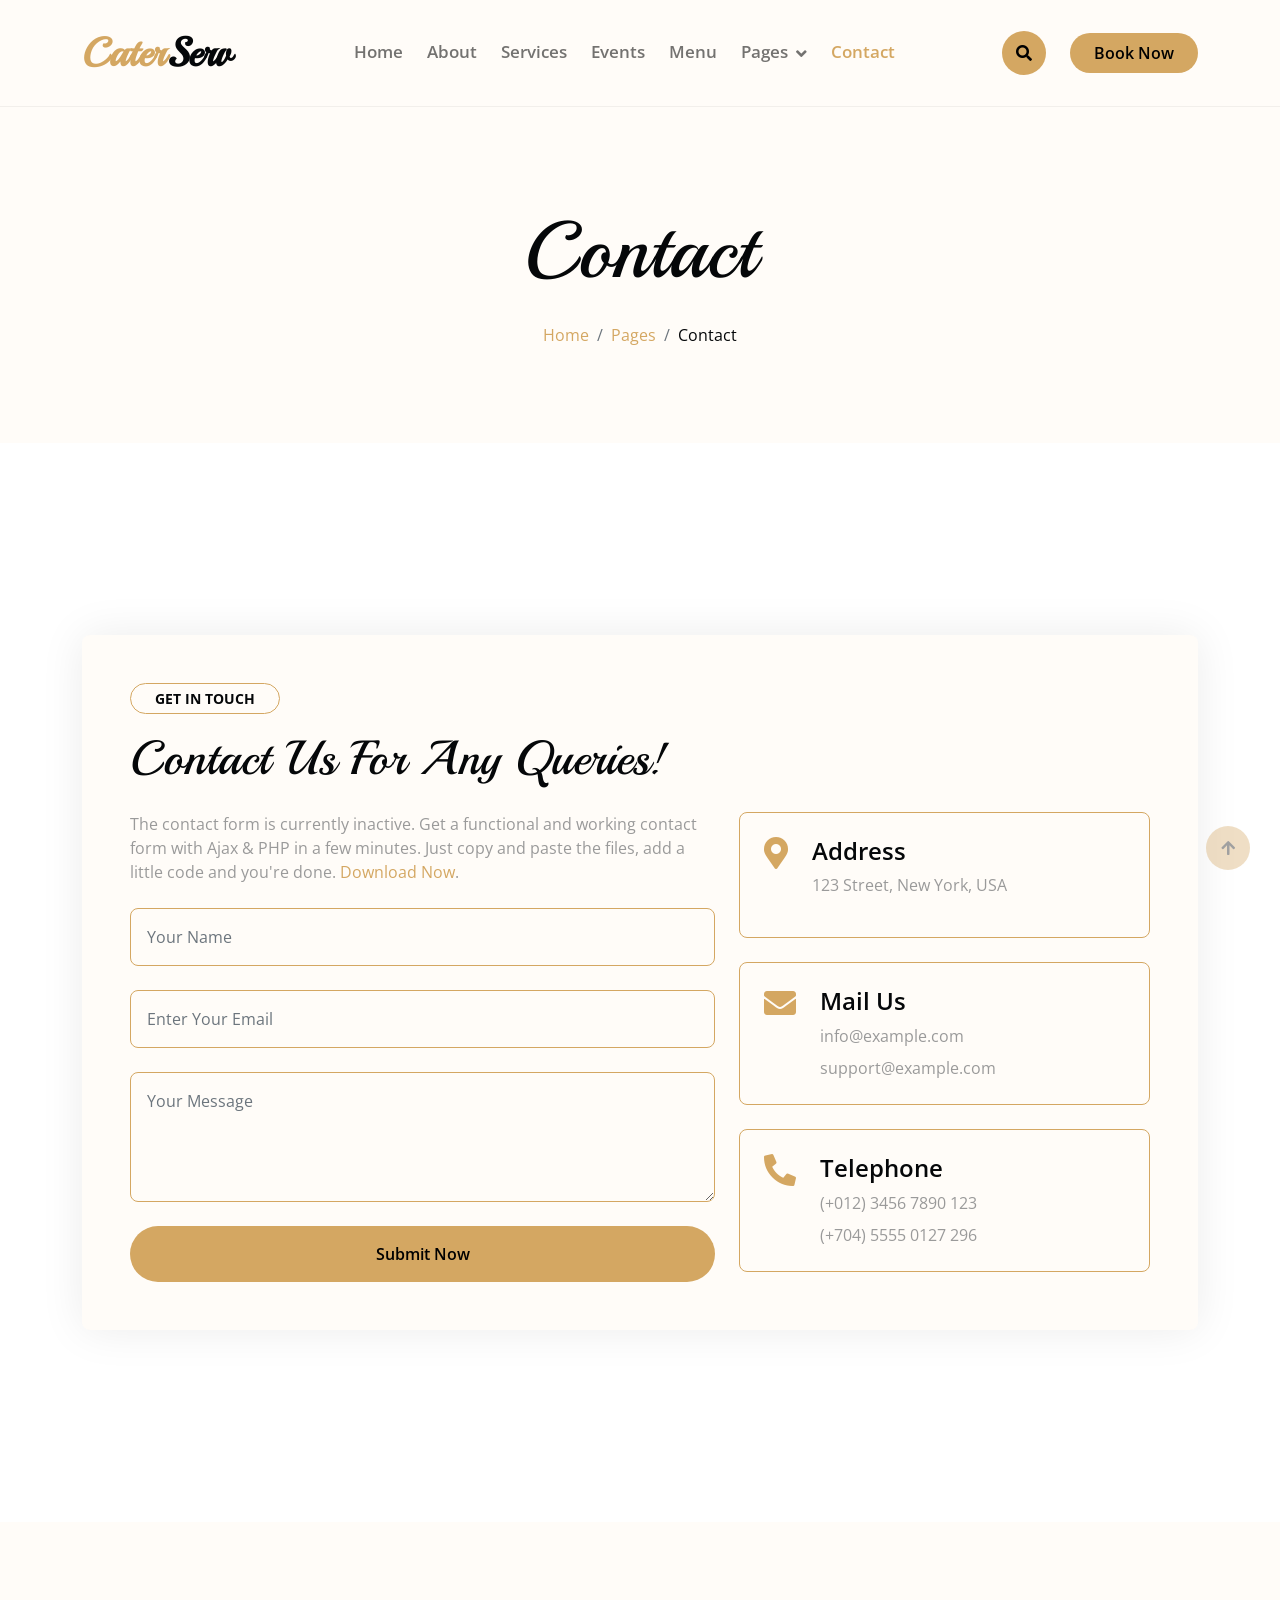
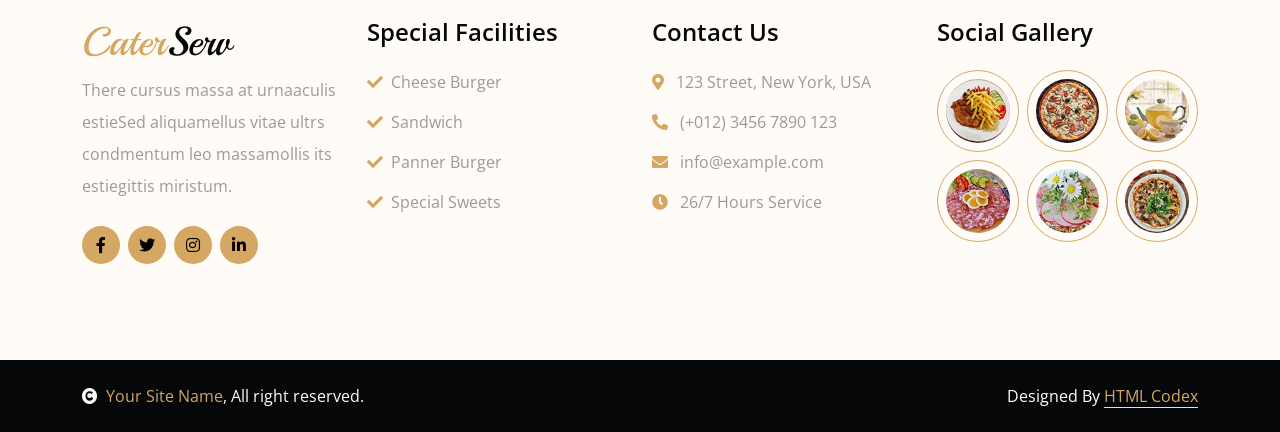
<file: contact.html>
<!DOCTYPE html>
<html lang="en">

    <head>
        <meta charset="utf-8">
        <title>CaterServ - Catering Services Website Template</title>
        <meta content="width=device-width, initial-scale=1.0" name="viewport">
        <meta content="" name="keywords">
        <meta content="" name="description">

        <!-- Google Web Fonts -->
        <link rel="preconnect" href="https://fonts.googleapis.com">
        <link rel="preconnect" href="https://fonts.gstatic.com" crossorigin>
        <link href="https://fonts.googleapis.com/css2?family=Open+Sans:wght@400;600&family=Playball&display=swap" rel="stylesheet">

        <!-- Icon Font Stylesheet -->
        <link rel="stylesheet" href="https://use.fontawesome.com/releases/v5.15.4/css/all.css"/>
        <link href="https://cdn.jsdelivr.net/npm/bootstrap-icons@1.4.1/font/bootstrap-icons.css" rel="stylesheet">

        <!-- Libraries Stylesheet -->
        <link href="lib/animate/animate.min.css" rel="stylesheet">
        <link href="lib/lightbox/css/lightbox.min.css" rel="stylesheet">
        <link href="lib/owlcarousel/owl.carousel.min.css" rel="stylesheet">

        <!-- Customized Bootstrap Stylesheet -->
        <link href="css/bootstrap.min.css" rel="stylesheet">

        <!-- Template Stylesheet -->
        <link href="css/style.css" rel="stylesheet">
    </head>

    <body>

        <!-- Spinner Start -->
        <div id="spinner" class="show w-100 vh-100 bg-white position-fixed translate-middle top-50 start-50  d-flex align-items-center justify-content-center">
            <div class="spinner-grow text-primary" role="status"></div>
        </div>
        <!-- Spinner End -->


        <!-- Navbar start -->
        <div class="container-fluid nav-bar">
            <div class="container">
                <nav class="navbar navbar-light navbar-expand-lg py-4">
                    <a href="index.html" class="navbar-brand">
                        <h1 class="text-primary fw-bold mb-0">Cater<span class="text-dark">Serv</span> </h1>
                    </a>
                    <button class="navbar-toggler py-2 px-3" type="button" data-bs-toggle="collapse" data-bs-target="#navbarCollapse">
                        <span class="fa fa-bars text-primary"></span>
                    </button>
                    <div class="collapse navbar-collapse" id="navbarCollapse">
                        <div class="navbar-nav mx-auto">
                            <a href="index.html" class="nav-item nav-link">Home</a>
                            <a href="about.html" class="nav-item nav-link">About</a>
                            <a href="service.html" class="nav-item nav-link">Services</a>
                            <a href="event.html" class="nav-item nav-link">Events</a>
                            <a href="menu.html" class="nav-item nav-link">Menu</a>
                            <div class="nav-item dropdown">
                                <a href="#" class="nav-link dropdown-toggle" data-bs-toggle="dropdown">Pages</a>
                                <div class="dropdown-menu bg-light">
                                    <a href="book.html" class="dropdown-item">Booking</a>
                                    <a href="blog.html" class="dropdown-item">Our Blog</a>
                                    <a href="team.html" class="dropdown-item">Our Team</a>
                                    <a href="testimonial.html" class="dropdown-item">Testimonial</a>
                                    <a href="404.html" class="dropdown-item">404 Page</a>
                                </div>
                            </div>
                            <a href="contact.html" class="nav-item nav-link active">Contact</a>
                        </div>
                        <button class="btn-search btn btn-primary btn-md-square me-4 rounded-circle d-none d-lg-inline-flex" data-bs-toggle="modal" data-bs-target="#searchModal"><i class="fas fa-search"></i></button>
                        <a href="" class="btn btn-primary py-2 px-4 d-none d-xl-inline-block rounded-pill">Book Now</a>
                    </div>
                </nav>
            </div>
        </div>
        <!-- Navbar End -->


        <!-- Modal Search Start -->
        <div class="modal fade" id="searchModal" tabindex="-1" aria-labelledby="exampleModalLabel" aria-hidden="true">
            <div class="modal-dialog modal-fullscreen">
                <div class="modal-content rounded-0">
                    <div class="modal-header">
                        <h5 class="modal-title" id="exampleModalLabel">Search by keyword</h5>
                        <button type="button" class="btn-close" data-bs-dismiss="modal" aria-label="Close"></button>
                    </div>
                    <div class="modal-body d-flex align-items-center">
                        <div class="input-group w-75 mx-auto d-flex">
                            <input type="search" class="form-control bg-transparent p-3" placeholder="keywords" aria-describedby="search-icon-1">
                            <span id="search-icon-1" class="input-group-text p-3"><i class="fa fa-search"></i></span>
                        </div>
                    </div>
                </div>
            </div>
        </div>
        <!-- Modal Search End -->


        <!-- Hero Start -->
        <div class="container-fluid bg-light py-6 my-6 mt-0">
            <div class="container text-center animated bounceInDown">
                <h1 class="display-1 mb-4">Contact</h1>
                <ol class="breadcrumb justify-content-center mb-0 animated bounceInDown">
                    <li class="breadcrumb-item"><a href="#">Home</a></li>
                    <li class="breadcrumb-item"><a href="#">Pages</a></li>
                    <li class="breadcrumb-item text-dark" aria-current="page">Contact</li>
                </ol>
            </div>
        </div>
        <!-- Hero End -->


        <!-- Contact Start -->
        <div class="container-fluid contact py-6 wow bounceInUp" data-wow-delay="0.1s">
            <div class="container">
                <div class="p-5 bg-light rounded contact-form">
                    <div class="row g-4">
                        <div class="col-12">
                            <small class="d-inline-block fw-bold text-dark text-uppercase bg-light border border-primary rounded-pill px-4 py-1 mb-3">Get in touch</small>
                            <h1 class="display-5 mb-0">Contact Us For Any Queries!</h1>
                        </div>
                        <div class="col-md-6 col-lg-7">
                            <p class="mb-4">The contact form is currently inactive. Get a functional and working contact form with Ajax & PHP in a few minutes. Just copy and paste the files, add a little code and you're done. <a href="https://htmlcodex.com/contact-form">Download Now</a>.</p>
                            <form>
                                <input type="text" class="w-100 form-control p-3 mb-4 border-primary bg-light" placeholder="Your Name">
                                <input type="email" class="w-100 form-control p-3 mb-4 border-primary bg-light" placeholder="Enter Your Email">
                                <textarea class="w-100 form-control mb-4 p-3 border-primary bg-light" rows="4" cols="10" placeholder="Your Message"></textarea>
                                <button class="w-100 btn btn-primary form-control p-3 border-primary bg-primary rounded-pill" type="submit">Submit Now</button>
                            </form>
                        </div>
                        <div class="col-md-6 col-lg-5">
                            <div>
                                <div class="d-inline-flex w-100 border border-primary p-4 rounded mb-4">
                                    <i class="fas fa-map-marker-alt fa-2x text-primary me-4"></i>
                                    <div class="">
                                        <h4>Address</h4>
                                        <p>123 Street, New York, USA</p>
                                    </div>
                                </div>
                                <div class="d-inline-flex w-100 border border-primary p-4 rounded mb-4">
                                    <i class="fas fa-envelope fa-2x text-primary me-4"></i>
                                    <div class="">
                                        <h4>Mail Us</h4>
                                        <p class="mb-2">info@example.com</p>
                                        <p class="mb-0">support@example.com</p>
                                    </div>
                                </div>
                                <div class="d-inline-flex w-100 border border-primary p-4 rounded">
                                    <i class="fa fa-phone-alt fa-2x text-primary me-4"></i>
                                    <div class="">
                                        <h4>Telephone</h4>
                                        <p class="mb-2">(+012) 3456 7890 123</p>
                                        <p class="mb-0">(+704) 5555 0127 296</p>
                                    </div>
                                </div>
                            </div>
                        </div>
                    </div>
                </div>
            </div>
        </div>
        <!-- Contact End -->


        <!-- Footer Start -->
        <div class="container-fluid footer py-6 my-6 mb-0 bg-light wow bounceInUp" data-wow-delay="0.1s">
            <div class="container">
                <div class="row">
                    <div class="col-lg-3 col-md-6">
                        <div class="footer-item">
                            <h1 class="text-primary">Cater<span class="text-dark">Serv</span></h1>
                            <p class="lh-lg mb-4">There cursus massa at urnaaculis estieSed aliquamellus vitae ultrs condmentum leo massamollis its estiegittis miristum.</p>
                            <div class="footer-icon d-flex">
                                <a class="btn btn-primary btn-sm-square me-2 rounded-circle" href=""><i class="fab fa-facebook-f"></i></a>
                                <a class="btn btn-primary btn-sm-square me-2 rounded-circle" href=""><i class="fab fa-twitter"></i></a>
                                <a href="#" class="btn btn-primary btn-sm-square me-2 rounded-circle"><i class="fab fa-instagram"></i></a>
                                <a href="#" class="btn btn-primary btn-sm-square rounded-circle"><i class="fab fa-linkedin-in"></i></a>
                            </div>
                        </div>
                    </div>
                    <div class="col-lg-3 col-md-6">
                        <div class="footer-item">
                            <h4 class="mb-4">Special Facilities</h4>
                            <div class="d-flex flex-column align-items-start">
                                <a class="text-body mb-3" href=""><i class="fa fa-check text-primary me-2"></i>Cheese Burger</a>
                                <a class="text-body mb-3" href=""><i class="fa fa-check text-primary me-2"></i>Sandwich</a>
                                <a class="text-body mb-3" href=""><i class="fa fa-check text-primary me-2"></i>Panner Burger</a>
                                <a class="text-body mb-3" href=""><i class="fa fa-check text-primary me-2"></i>Special Sweets</a>
                            </div>
                        </div>
                    </div>
                    <div class="col-lg-3 col-md-6">
                        <div class="footer-item">
                            <h4 class="mb-4">Contact Us</h4>
                            <div class="d-flex flex-column align-items-start">
                                <p><i class="fa fa-map-marker-alt text-primary me-2"></i> 123 Street, New York, USA</p>
                                <p><i class="fa fa-phone-alt text-primary me-2"></i> (+012) 3456 7890 123</p>
                                <p><i class="fas fa-envelope text-primary me-2"></i> info@example.com</p>
                                <p><i class="fa fa-clock text-primary me-2"></i> 26/7 Hours Service</p>
                            </div>
                        </div>
                    </div>
                    <div class="col-lg-3 col-md-6">
                        <div class="footer-item">
                            <h4 class="mb-4">Social Gallery</h4>
                            <div class="row g-2">
                                <div class="col-4">
                                     <img src="img/menu-01.jpg" class="img-fluid rounded-circle border border-primary p-2" alt="">
                                </div>
                                <div class="col-4">
                                     <img src="img/menu-02.jpg" class="img-fluid rounded-circle border border-primary p-2" alt="">
                                </div>
                                <div class="col-4">
                                     <img src="img/menu-03.jpg" class="img-fluid rounded-circle border border-primary p-2" alt="">
                                </div>
                                <div class="col-4">
                                     <img src="img/menu-04.jpg" class="img-fluid rounded-circle border border-primary p-2" alt="">
                                </div>
                                <div class="col-4">
                                     <img src="img/menu-05.jpg" class="img-fluid rounded-circle border border-primary p-2" alt="">
                                </div>
                                <div class="col-4">
                                     <img src="img/menu-06.jpg" class="img-fluid rounded-circle border border-primary p-2" alt="">
                                </div>
                            </div>
                        </div>
                    </div>
                </div>
            </div>
        </div>
        <!-- Footer End -->


        <!-- Copyright Start -->
        <div class="container-fluid copyright bg-dark py-4">
            <div class="container">
                <div class="row">
                    <div class="col-md-6 text-center text-md-start mb-3 mb-md-0">
                        <span class="text-light"><a href="#"><i class="fas fa-copyright text-light me-2"></i>Your Site Name</a>, All right reserved.</span>
                    </div>
                    <div class="col-md-6 my-auto text-center text-md-end text-white">
                        <!--/*** This template is free as long as you keep the below author’s credit link/attribution link/backlink. ***/-->
                        <!--/*** If you'd like to use the template without the below author’s credit link/attribution link/backlink, ***/-->
                        <!--/*** you can purchase the Credit Removal License from "https://htmlcodex.com/credit-removal". ***/-->
                        Designed By <a class="border-bottom" href="https://htmlcodex.com">HTML Codex</a>
                    </div>
                </div>
            </div>
        </div>
        <!-- Copyright End -->


        <!-- Back to Top -->
        <a href="#" class="btn btn-md-square btn-primary rounded-circle back-to-top"><i class="fa fa-arrow-up"></i></a>   

        
    <!-- JavaScript Libraries -->
    <script src="https://ajax.googleapis.com/ajax/libs/jquery/1.12.4/jquery.min.js"></script>
    <script src="https://cdn.jsdelivr.net/npm/bootstrap@5.0.0/dist/js/bootstrap.bundle.min.js"></script>
    <script src="lib/wow/wow.min.js"></script>
    <script src="lib/easing/easing.min.js"></script>
    <script src="lib/waypoints/waypoints.min.js"></script>
    <script src="lib/counterup/counterup.min.js"></script>
    <script src="lib/lightbox/js/lightbox.min.js"></script>
    <script src="lib/owlcarousel/owl.carousel.min.js"></script>

    <!-- Template Javascript -->
    <script src="js/main.js"></script>
    </body>

</html>
</file>
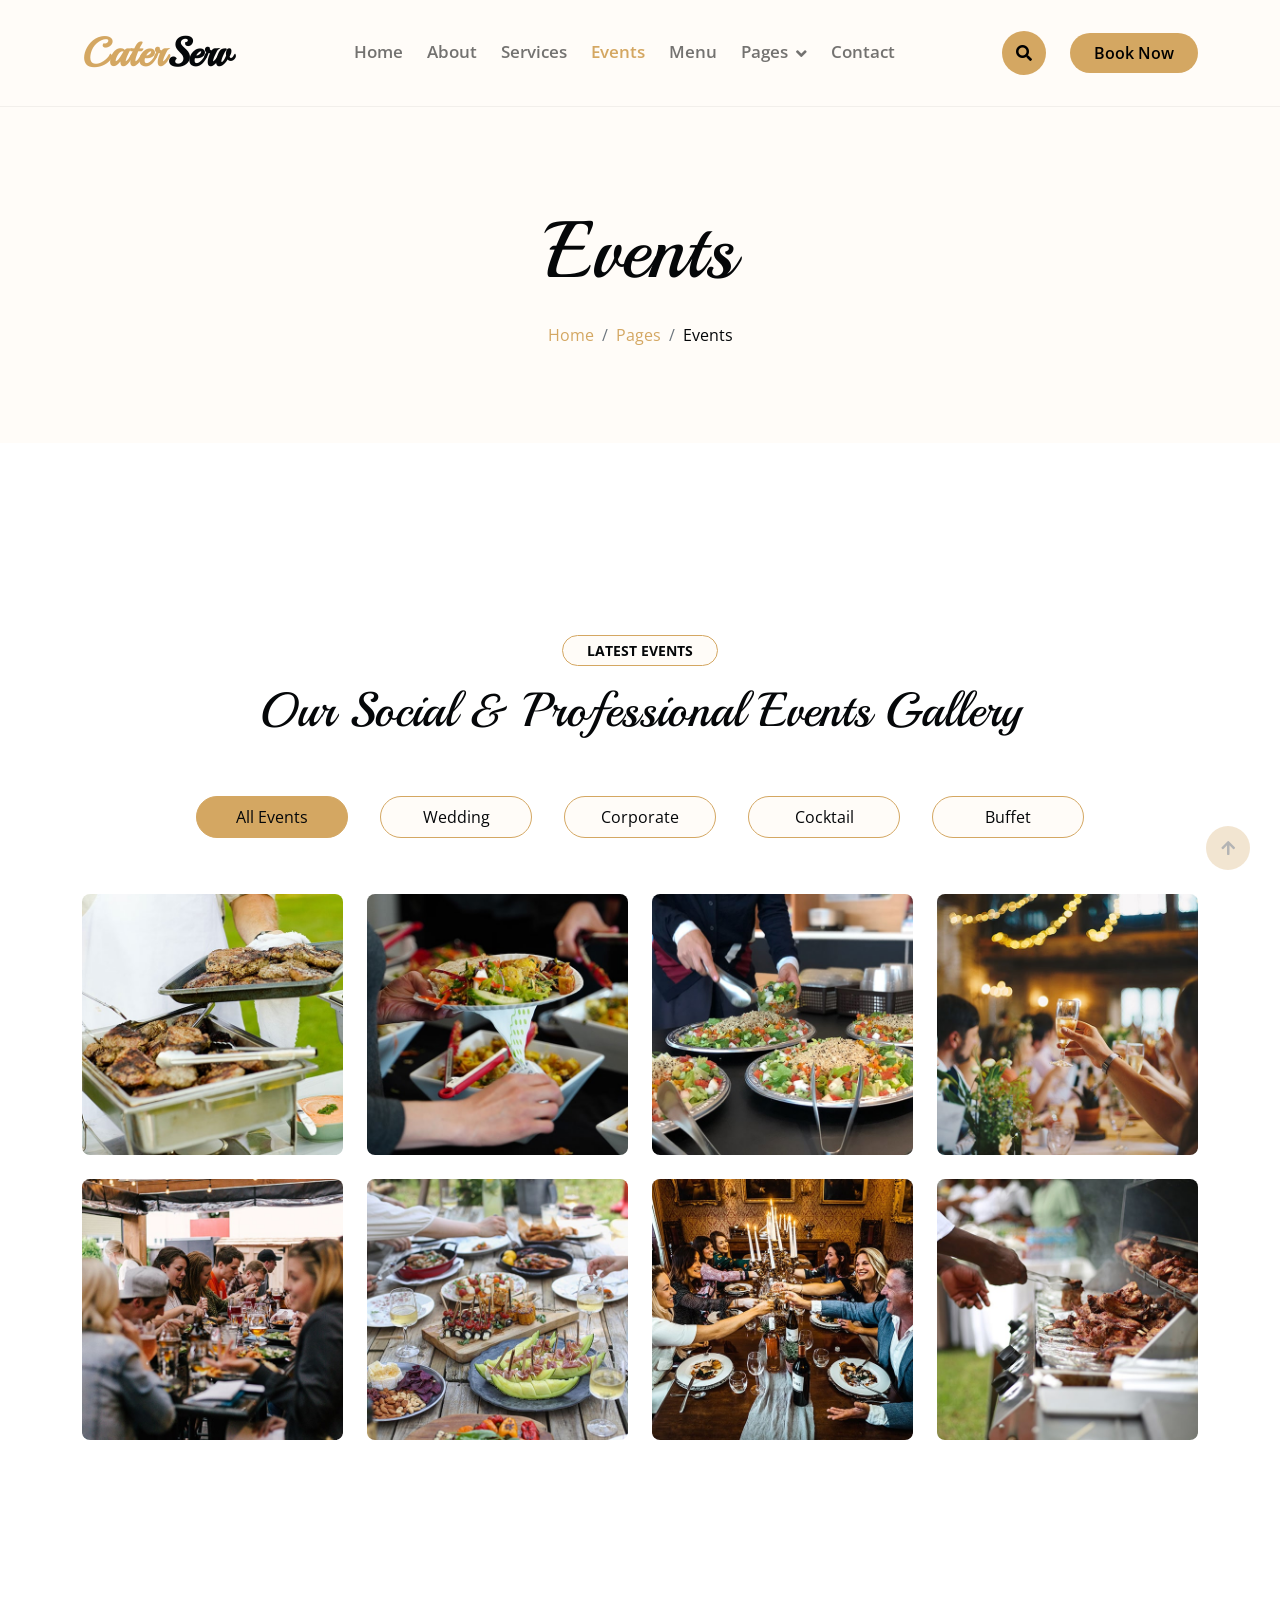
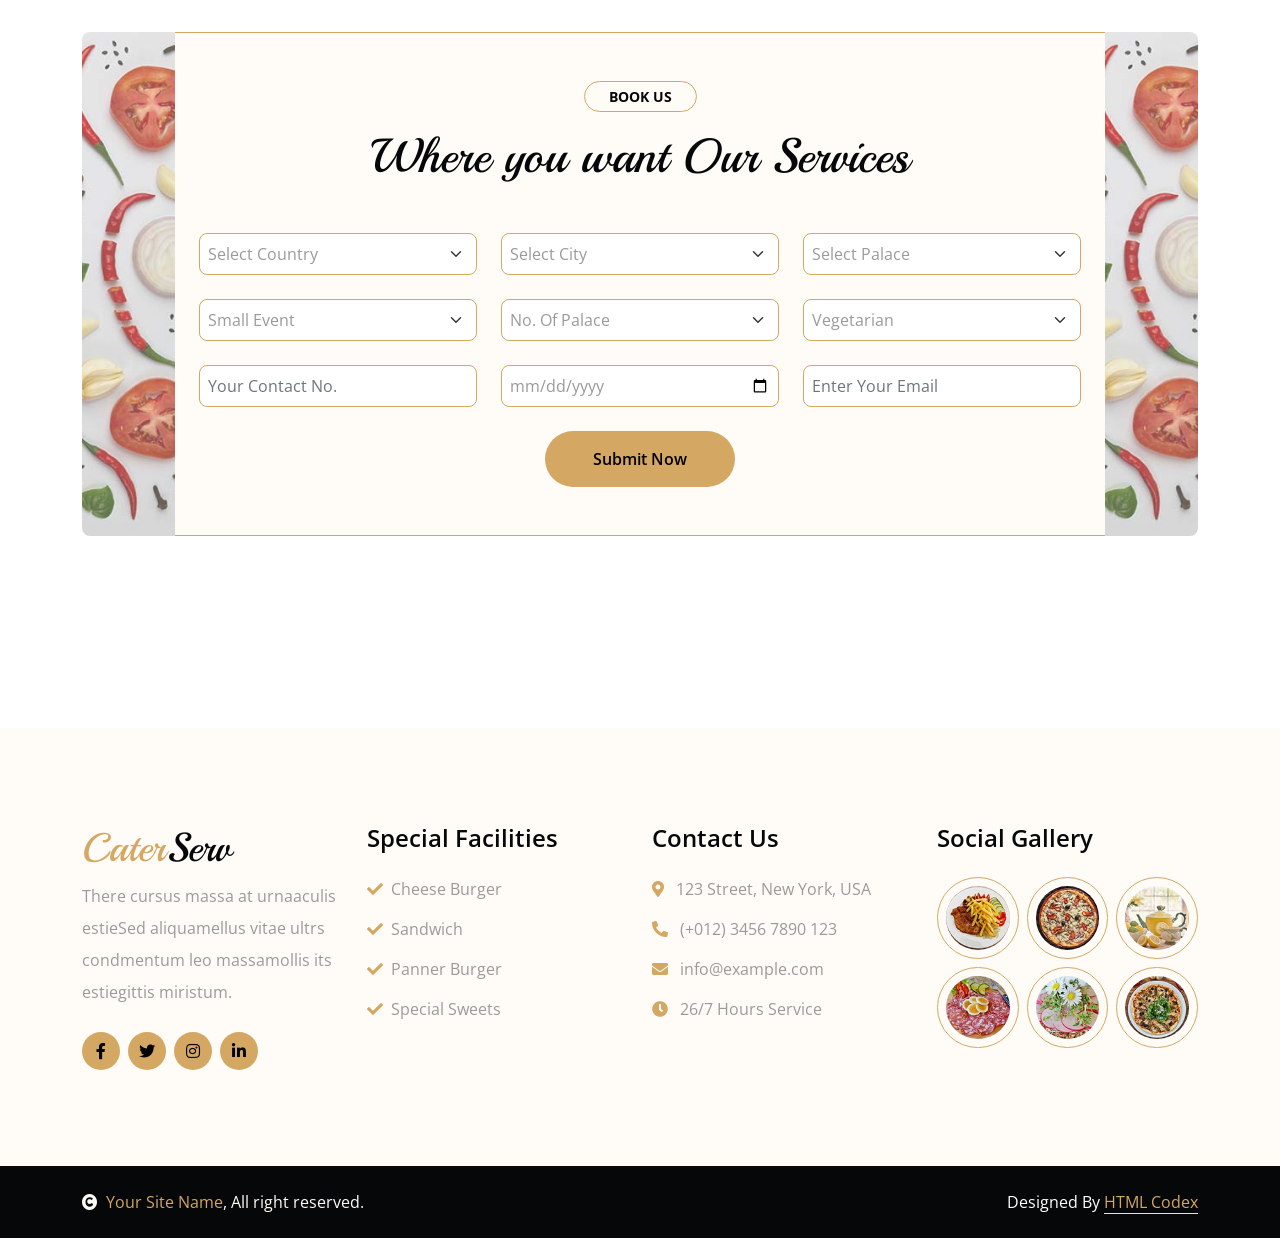
<file: event.html>
<!DOCTYPE html>
<html lang="en">

    <head>
        <meta charset="utf-8">
        <title>CaterServ - Catering Services Website Template</title>
        <meta content="width=device-width, initial-scale=1.0" name="viewport">
        <meta content="" name="keywords">
        <meta content="" name="description">

        <!-- Google Web Fonts -->
        <link rel="preconnect" href="https://fonts.googleapis.com">
        <link rel="preconnect" href="https://fonts.gstatic.com" crossorigin>
        <link href="https://fonts.googleapis.com/css2?family=Open+Sans:wght@400;600&family=Playball&display=swap" rel="stylesheet">

        <!-- Icon Font Stylesheet -->
        <link rel="stylesheet" href="https://use.fontawesome.com/releases/v5.15.4/css/all.css"/>
        <link href="https://cdn.jsdelivr.net/npm/bootstrap-icons@1.4.1/font/bootstrap-icons.css" rel="stylesheet">

        <!-- Libraries Stylesheet -->
        <link href="lib/animate/animate.min.css" rel="stylesheet">
        <link href="lib/lightbox/css/lightbox.min.css" rel="stylesheet">
        <link href="lib/owlcarousel/owl.carousel.min.css" rel="stylesheet">

        <!-- Customized Bootstrap Stylesheet -->
        <link href="css/bootstrap.min.css" rel="stylesheet">

        <!-- Template Stylesheet -->
        <link href="css/style.css" rel="stylesheet">
    </head>

    <body>

        <!-- Spinner Start -->
        <div id="spinner" class="show w-100 vh-100 bg-white position-fixed translate-middle top-50 start-50  d-flex align-items-center justify-content-center">
            <div class="spinner-grow text-primary" role="status"></div>
        </div>
        <!-- Spinner End -->


        <!-- Navbar start -->
        <div class="container-fluid nav-bar">
            <div class="container">
                <nav class="navbar navbar-light navbar-expand-lg py-4">
                    <a href="index.html" class="navbar-brand">
                        <h1 class="text-primary fw-bold mb-0">Cater<span class="text-dark">Serv</span> </h1>
                    </a>
                    <button class="navbar-toggler py-2 px-3" type="button" data-bs-toggle="collapse" data-bs-target="#navbarCollapse">
                        <span class="fa fa-bars text-primary"></span>
                    </button>
                    <div class="collapse navbar-collapse" id="navbarCollapse">
                        <div class="navbar-nav mx-auto">
                            <a href="index.html" class="nav-item nav-link">Home</a>
                            <a href="about.html" class="nav-item nav-link">About</a>
                            <a href="service.html" class="nav-item nav-link">Services</a>
                            <a href="event.html" class="nav-item nav-link active">Events</a>
                            <a href="menu.html" class="nav-item nav-link">Menu</a>
                            <div class="nav-item dropdown">
                                <a href="#" class="nav-link dropdown-toggle" data-bs-toggle="dropdown">Pages</a>
                                <div class="dropdown-menu bg-light">
                                    <a href="book.html" class="dropdown-item">Booking</a>
                                    <a href="blog.html" class="dropdown-item">Our Blog</a>
                                    <a href="team.html" class="dropdown-item">Our Team</a>
                                    <a href="testimonial.html" class="dropdown-item">Testimonial</a>
                                    <a href="404.html" class="dropdown-item">404 Page</a>
                                </div>
                            </div>
                            <a href="contact.html" class="nav-item nav-link">Contact</a>
                        </div>
                        <button class="btn-search btn btn-primary btn-md-square me-4 rounded-circle d-none d-lg-inline-flex" data-bs-toggle="modal" data-bs-target="#searchModal"><i class="fas fa-search"></i></button>
                        <a href="" class="btn btn-primary py-2 px-4 d-none d-xl-inline-block rounded-pill">Book Now</a>
                    </div>
                </nav>
            </div>
        </div>
        <!-- Navbar End -->


        <!-- Modal Search Start -->
        <div class="modal fade" id="searchModal" tabindex="-1" aria-labelledby="exampleModalLabel" aria-hidden="true">
            <div class="modal-dialog modal-fullscreen">
                <div class="modal-content rounded-0">
                    <div class="modal-header">
                        <h5 class="modal-title" id="exampleModalLabel">Search by keyword</h5>
                        <button type="button" class="btn-close" data-bs-dismiss="modal" aria-label="Close"></button>
                    </div>
                    <div class="modal-body d-flex align-items-center">
                        <div class="input-group w-75 mx-auto d-flex">
                            <input type="search" class="form-control bg-transparent p-3" placeholder="keywords" aria-describedby="search-icon-1">
                            <span id="search-icon-1" class="input-group-text p-3"><i class="fa fa-search"></i></span>
                        </div>
                    </div>
                </div>
            </div>
        </div>
        <!-- Modal Search End -->


        <!-- Hero Start -->
        <div class="container-fluid bg-light py-6 my-6 mt-0">
            <div class="container text-center animated bounceInDown">
                <h1 class="display-1 mb-4">Events</h1>
                <ol class="breadcrumb justify-content-center mb-0 animated bounceInDown">
                    <li class="breadcrumb-item"><a href="#">Home</a></li>
                    <li class="breadcrumb-item"><a href="#">Pages</a></li>
                    <li class="breadcrumb-item text-dark" aria-current="page">Events</li>
                </ol>
            </div>
        </div>
        <!-- Hero End -->


        <!-- Events Start -->
        <div class="container-fluid event py-6">
            <div class="container">
                <div class="text-center wow bounceInUp" data-wow-delay="0.1s">
                    <small class="d-inline-block fw-bold text-dark text-uppercase bg-light border border-primary rounded-pill px-4 py-1 mb-3">Latest Events</small>
                    <h1 class="display-5 mb-5">Our Social & Professional Events Gallery</h1>
                </div>
                <div class="tab-class text-center">
                    <ul class="nav nav-pills d-inline-flex justify-content-center mb-5 wow bounceInUp" data-wow-delay="0.1s">
                        <li class="nav-item p-2">
                            <a class="d-flex mx-2 py-2 border border-primary bg-light rounded-pill active" data-bs-toggle="pill" href="#tab-1">
                                <span class="text-dark" style="width: 150px;">All Events</span>
                            </a>
                        </li>
                        <li class="nav-item p-2">
                            <a class="d-flex py-2 mx-2 border border-primary bg-light rounded-pill" data-bs-toggle="pill" href="#tab-2">
                                <span class="text-dark" style="width: 150px;">Wedding</span>
                            </a>
                        </li>
                        <li class="nav-item p-2">
                            <a class="d-flex mx-2 py-2 border border-primary bg-light rounded-pill" data-bs-toggle="pill" href="#tab-3">
                                <span class="text-dark" style="width: 150px;">Corporate</span>
                            </a>
                        </li>
                        <li class="nav-item p-2">
                            <a class="d-flex mx-2 py-2 border border-primary bg-light rounded-pill" data-bs-toggle="pill" href="#tab-4">
                                <span class="text-dark" style="width: 150px;">Cocktail</span>
                            </a>
                        </li>
                        <li class="nav-item p-2">
                            <a class="d-flex mx-2 py-2 border border-primary bg-light rounded-pill" data-bs-toggle="pill" href="#tab-5">
                                <span class="text-dark" style="width: 150px;">Buffet</span>
                            </a>
                        </li>
                    </ul>
                    <div class="tab-content">
                        <div id="tab-1" class="tab-pane fade show p-0 active">
                            <div class="row g-4">
                                <div class="col-lg-12">
                                    <div class="row g-4">
                                        <div class="col-md-6 col-lg-3 wow bounceInUp" data-wow-delay="0.1s">
                                            <div class="event-img position-relative">
                                                <img class="img-fluid rounded w-100" src="img/event-1.jpg" alt="">
                                                <div class="event-overlay d-flex flex-column p-4">
                                                    <h4 class="me-auto">Wedding</h4>
                                                    <a href="img/event-1.jpg" data-lightbox="event-1" class="my-auto"><i class="fas fa-search-plus text-dark fa-2x"></i></a>
                                                </div>
                                            </div>
                                        </div>
                                        <div class="col-md-6 col-lg-3 wow bounceInUp" data-wow-delay="0.3s">
                                            <div class="event-img position-relative">
                                                <img class="img-fluid rounded w-100" src="img/event-2.jpg" alt="">
                                                <div class="event-overlay d-flex flex-column p-4">
                                                    <h4 class="me-auto">Corporate</h4>
                                                    <a href="img/event-2.jpg" data-lightbox="event-2" class="my-auto"><i class="fas fa-search-plus text-dark fa-2x"></i></a>
                                                </div>
                                            </div>
                                        </div>
                                        <div class="col-md-6 col-lg-3 wow bounceInUp" data-wow-delay="0.5s">
                                            <div class="event-img position-relative">
                                                <img class="img-fluid rounded w-100" src="img/event-3.jpg" alt="">
                                                <div class="event-overlay d-flex flex-column p-4">
                                                    <h4 class="me-auto">Wedding</h4>
                                                    <a href="img/event-3.jpg" data-lightbox="event-3" class="my-auto"><i class="fas fa-search-plus text-dark fa-2x"></i></a>
                                                </div>
                                            </div>
                                        </div>
                                        <div class="col-md-6 col-lg-3 wow bounceInUp" data-wow-delay="0.7s">
                                            <div class="event-img position-relative">
                                                <img class="img-fluid rounded w-100" src="img/event-4.jpg" alt="">
                                                <div class="event-overlay d-flex flex-column p-4">
                                                    <h4 class="me-auto">Buffet</h4>
                                                    <a href="img/event-4.jpg" data-lightbox="event-4" class="my-auto"><i class="fas fa-search-plus text-dark fa-2x"></i></a>
                                                </div>
                                            </div>
                                        </div>
                                        <div class="col-md-6 col-lg-3 wow bounceInUp" data-wow-delay="0.1s">
                                            <div class="event-img position-relative">
                                                <img class="img-fluid rounded w-100" src="img/event-5.jpg" alt="">
                                                <div class="event-overlay d-flex flex-column p-4">
                                                    <h4 class="me-auto">Cocktail</h4>
                                                    <a href="img/event-5.jpg" data-lightbox="event-5" class="my-auto"><i class="fas fa-search-plus text-dark fa-2x"></i></a>
                                                </div>
                                            </div>
                                        </div>
                                        <div class="col-md-6 col-lg-3 wow bounceInUp" data-wow-delay="0.3s">
                                            <div class="event-img position-relative">
                                                <img class="img-fluid rounded w-100" src="img/event-6.jpg" alt="">
                                                <div class="event-overlay d-flex flex-column p-4">
                                                    <h4 class="me-auto">Wedding</h4>
                                                    <a href="img/event-6.jpg" data-lightbox="event-6" class="my-auto"><i class="fas fa-search-plus text-dark fa-2x"></i></a>
                                                </div>
                                            </div>
                                        </div>
                                        <div class="col-md-6 col-lg-3 wow bounceInUp" data-wow-delay="0.5s">
                                            <div class="event-img position-relative">
                                                <img class="img-fluid rounded w-100" src="img/event-7.jpg" alt="">
                                                <div class="event-overlay d-flex flex-column p-4">
                                                    <h4 class="me-auto">Buffet</h4>
                                                    <a href="img/event-7.jpg" data-lightbox="event-7" class="my-auto"><i class="fas fa-search-plus text-dark fa-2x"></i></a>
                                                </div>
                                            </div>
                                        </div>
                                        <div class="col-md-6 col-lg-3 wow bounceInUp" data-wow-delay="0.7s">
                                            <div class="event-img position-relative">
                                                <img class="img-fluid rounded w-100" src="img/event-8.jpg" alt="">
                                                <div class="event-overlay d-flex flex-column p-4">
                                                    <h4 class="me-auto">Corporate</h4>
                                                    <a href="img/event-8.jpg" data-lightbox="event-17" class="my-auto"><i class="fas fa-search-plus text-dark fa-2x"></i></a>
                                                </div>
                                            </div>
                                        </div>
                                    </div>
                                </div>
                            </div>
                        </div>
                        <div id="tab-2" class="tab-pane fade show p-0">
                            <div class="row g-4">
                                <div class="col-lg-12">
                                    <div class="row g-4">
                                        <div class="col-md-6 col-lg-3">
                                            <div class="event-img position-relative">
                                                <img class="img-fluid rounded w-100" src="img/event-1.jpg" alt="">
                                                <div class="event-overlay d-flex flex-column p-4">
                                                    <h4 class="me-auto">Wedding</h4>
                                                    <a href="img/01.jpg" data-lightbox="event-8" class="my-auto"><i class="fas fa-search-plus text-dark fa-2x"></i></a>
                                                </div>
                                            </div>
                                        </div>
                                        <div class="col-md-6 col-lg-3">
                                            <div class="event-img position-relative">
                                                <img class="img-fluid rounded w-100" src="img/event-2.jpg" alt="">
                                                <div class="event-overlay d-flex flex-column p-4">
                                                    <h4 class="me-auto">Wedding</h4>
                                                    <a href="img/01.jpg" data-lightbox="event-9" class="my-auto"><i class="fas fa-search-plus text-dark fa-2x"></i></a>
                                                </div>
                                            </div>
                                        </div>
                                    </div>
                                </div>
                            </div>
                        </div>
                        <div id="tab-3" class="tab-pane fade show p-0">
                            <div class="row g-4">
                                <div class="col-lg-12">
                                    <div class="row g-4">
                                        <div class="col-md-6 col-lg-3">
                                            <div class="event-img position-relative">
                                                <img class="img-fluid rounded w-100" src="img/event-3.jpg" alt="">
                                                <div class="event-overlay d-flex flex-column p-4">
                                                    <h4 class="me-auto">Corporate</h4>
                                                    <a href="img/01.jpg" data-lightbox="event-10" class="my-auto"><i class="fas fa-search-plus text-dark fa-2x"></i></a>
                                                </div>
                                            </div>
                                        </div>
                                        <div class="col-md-6 col-lg-3">
                                            <div class="event-img position-relative">
                                                <img class="img-fluid rounded w-100" src="img/event-4.jpg" alt="">
                                                <div class="event-overlay d-flex flex-column p-4">
                                                    <h4 class="me-auto">Corporate</h4>
                                                    <a href="img/01.jpg" data-lightbox="event-11" class="my-auto"><i class="fas fa-search-plus text-dark fa-2x"></i></a>
                                                </div>
                                            </div>
                                        </div>
                                    </div>
                                </div>
                            </div>
                        </div>
                        <div id="tab-4" class="tab-pane fade show p-0">
                            <div class="row g-4">
                                <div class="col-lg-12">
                                    <div class="row g-4">
                                        <div class="col-md-6 col-lg-3">
                                            <div class="event-img position-relative">
                                                <img class="img-fluid rounded w-100" src="img/event-5.jpg" alt="">
                                                <div class="event-overlay d-flex flex-column p-4">
                                                    <h4 class="me-auto">Cocktail</h4>
                                                    <a href="img/01.jpg" data-lightbox="event-12" class="my-auto"><i class="fas fa-search-plus text-dark fa-2x"></i></a>
                                                </div>
                                            </div>
                                        </div>
                                        <div class="col-md-6 col-lg-3">
                                            <div class="event-img position-relative">
                                                <img class="img-fluid rounded w-100" src="img/event-6.jpg" alt="">
                                                <div class="event-overlay d-flex flex-column p-4">
                                                    <h4 class="me-auto">Cocktail</h4>
                                                    <a href="img/01.jpg" data-lightbox="event-13" class="my-auto"><i class="fas fa-search-plus text-dark fa-2x"></i></a>
                                                </div>
                                            </div>
                                        </div>
                                    </div>
                                </div>
                            </div>
                        </div>
                        <div id="tab-5" class="tab-pane fade show p-0">
                            <div class="row g-4">
                                <div class="col-lg-12">
                                    <div class="row g-4">
                                        <div class="col-md-6 col-lg-3">
                                            <div class="event-img position-relative">
                                                <img class="img-fluid rounded w-100" src="img/event-7.jpg" alt="">
                                                <div class="event-overlay d-flex flex-column p-4">
                                                    <h4 class="me-auto">Buffet</h4>
                                                    <a href="img/01.jpg" data-lightbox="event-14" class="my-auto"><i class="fas fa-search-plus text-dark fa-2x"></i></a>
                                                </div>
                                            </div>
                                        </div>
                                        <div class="col-md-6 col-lg-3">
                                            <div class="event-img position-relative">
                                                <img class="img-fluid rounded w-100" src="img/event-8.jpg" alt="">
                                                <div class="event-overlay d-flex flex-column p-4">
                                                    <h4 class="me-auto">Buffet</h4>
                                                    <a href="img/01.jpg" data-lightbox="event-15" class="my-auto"><i class="fas fa-search-plus text-dark fa-2x"></i></a>
                                                </div>
                                            </div>
                                        </div>
                                    </div>
                                </div>
                            </div>
                        </div>
                    </div>
                </div>
            </div>
        </div>
        <!-- Events End -->


        <!-- Book Us Start -->
        <div class="container-fluid contact py-6 wow bounceInUp" data-wow-delay="0.1s">
            <div class="container">
                <div class="row g-0">
                    <div class="col-1">
                        <img src="img/background-site.jpg" class="img-fluid h-100 w-100 rounded-start" style="object-fit: cover; opacity: 0.7;" alt="">
                    </div>
                    <div class="col-10">
                        <div class="border-bottom border-top border-primary bg-light py-5 px-4">
                            <div class="text-center">
                                <small class="d-inline-block fw-bold text-dark text-uppercase bg-light border border-primary rounded-pill px-4 py-1 mb-3">Book Us</small>
                                <h1 class="display-5 mb-5">Where you want Our Services</h1>
                            </div>
                            <div class="row g-4 form">
                                <div class="col-lg-4 col-md-6">
                                    <select class="form-select border-primary p-2" aria-label="Default select example">
                                        <option selected>Select Country</option>
                                        <option value="1">USA</option>
                                        <option value="2">UK</option>
                                        <option value="3">India</option>
                                    </select>
                                </div>
                                <div class="col-lg-4 col-md-6">
                                    <select class="form-select border-primary p-2" aria-label="Default select example">
                                        <option selected>Select City</option>
                                        <option value="1">Depend On Country</option>
                                        <option value="2">UK</option>
                                        <option value="3">India</option>
                                    </select>
                                </div>
                                <div class="col-lg-4 col-md-6">
                                    <select class="form-select border-primary p-2" aria-label="Default select example">
                                        <option selected>Select Palace</option>
                                        <option value="1">Depend On Country</option>
                                        <option value="2">UK</option>
                                        <option value="3">India</option>
                                    </select>
                                </div>
                                <div class="col-lg-4 col-md-6">
                                    <select class="form-select border-primary p-2" aria-label="Default select example">
                                        <option selected>Small Event</option>
                                        <option value="1">Event Type</option>
                                        <option value="2">Big Event</option>
                                        <option value="3">Small Event</option>
                                    </select>
                                </div>
                                <div class="col-lg-4 col-md-6">
                                    <select class="form-select border-primary p-2" aria-label="Default select example">
                                        <option selected>No. Of Palace</option>
                                        <option value="1">100-200</option>
                                        <option value="2">300-400</option>
                                        <option value="3">500-600</option>
                                        <option value="4">700-800</option>
                                        <option value="5">900-1000</option>
                                        <option value="6">1000+</option>
                                    </select>
                                </div>
                                <div class="col-lg-4 col-md-6">
                                    <select class="form-select border-primary p-2" aria-label="Default select example">
                                        <option selected>Vegetarian</option>
                                        <option value="1">Vegetarian</option>
                                        <option value="2">Non Vegetarian</option>
                                    </select>
                                </div>
                                <div class="col-lg-4 col-md-6">
                                    <input type="mobile" class="form-control border-primary p-2" placeholder="Your Contact No.">
                                </div>
                                <div class="col-lg-4 col-md-6">
                                    <input type="date" class="form-control border-primary p-2" placeholder="Select Date">
                                </div>
                                <div class="col-lg-4 col-md-6">
                                    <input type="email" class="form-control border-primary p-2" placeholder="Enter Your Email">
                                </div>
                                <div class="col-12 text-center">
                                    <button type="submit" class="btn btn-primary px-5 py-3 rounded-pill">Submit Now</button>
                                </div>
                            </div>
                        </div>
                    </div>
                    <div class="col-1">
                        <img src="img/background-site.jpg" class="img-fluid h-100 w-100 rounded-end" style="object-fit: cover; opacity: 0.7;" alt="">
                    </div>
                </div>
            </div>
        </div>
        <!-- Book Us End -->


        <!-- Footer Start -->
        <div class="container-fluid footer py-6 my-6 mb-0 bg-light wow bounceInUp" data-wow-delay="0.1s">
            <div class="container">
                <div class="row">
                    <div class="col-lg-3 col-md-6">
                        <div class="footer-item">
                            <h1 class="text-primary">Cater<span class="text-dark">Serv</span></h1>
                            <p class="lh-lg mb-4">There cursus massa at urnaaculis estieSed aliquamellus vitae ultrs condmentum leo massamollis its estiegittis miristum.</p>
                            <div class="footer-icon d-flex">
                                <a class="btn btn-primary btn-sm-square me-2 rounded-circle" href=""><i class="fab fa-facebook-f"></i></a>
                                <a class="btn btn-primary btn-sm-square me-2 rounded-circle" href=""><i class="fab fa-twitter"></i></a>
                                <a href="#" class="btn btn-primary btn-sm-square me-2 rounded-circle"><i class="fab fa-instagram"></i></a>
                                <a href="#" class="btn btn-primary btn-sm-square rounded-circle"><i class="fab fa-linkedin-in"></i></a>
                            </div>
                        </div>
                    </div>
                    <div class="col-lg-3 col-md-6">
                        <div class="footer-item">
                            <h4 class="mb-4">Special Facilities</h4>
                            <div class="d-flex flex-column align-items-start">
                                <a class="text-body mb-3" href=""><i class="fa fa-check text-primary me-2"></i>Cheese Burger</a>
                                <a class="text-body mb-3" href=""><i class="fa fa-check text-primary me-2"></i>Sandwich</a>
                                <a class="text-body mb-3" href=""><i class="fa fa-check text-primary me-2"></i>Panner Burger</a>
                                <a class="text-body mb-3" href=""><i class="fa fa-check text-primary me-2"></i>Special Sweets</a>
                            </div>
                        </div>
                    </div>
                    <div class="col-lg-3 col-md-6">
                        <div class="footer-item">
                            <h4 class="mb-4">Contact Us</h4>
                            <div class="d-flex flex-column align-items-start">
                                <p><i class="fa fa-map-marker-alt text-primary me-2"></i> 123 Street, New York, USA</p>
                                <p><i class="fa fa-phone-alt text-primary me-2"></i> (+012) 3456 7890 123</p>
                                <p><i class="fas fa-envelope text-primary me-2"></i> info@example.com</p>
                                <p><i class="fa fa-clock text-primary me-2"></i> 26/7 Hours Service</p>
                            </div>
                        </div>
                    </div>
                    <div class="col-lg-3 col-md-6">
                        <div class="footer-item">
                            <h4 class="mb-4">Social Gallery</h4>
                            <div class="row g-2">
                                <div class="col-4">
                                     <img src="img/menu-01.jpg" class="img-fluid rounded-circle border border-primary p-2" alt="">
                                </div>
                                <div class="col-4">
                                     <img src="img/menu-02.jpg" class="img-fluid rounded-circle border border-primary p-2" alt="">
                                </div>
                                <div class="col-4">
                                     <img src="img/menu-03.jpg" class="img-fluid rounded-circle border border-primary p-2" alt="">
                                </div>
                                <div class="col-4">
                                     <img src="img/menu-04.jpg" class="img-fluid rounded-circle border border-primary p-2" alt="">
                                </div>
                                <div class="col-4">
                                     <img src="img/menu-05.jpg" class="img-fluid rounded-circle border border-primary p-2" alt="">
                                </div>
                                <div class="col-4">
                                     <img src="img/menu-06.jpg" class="img-fluid rounded-circle border border-primary p-2" alt="">
                                </div>
                            </div>
                        </div>
                    </div>
                </div>
            </div>
        </div>
        <!-- Footer End -->


        <!-- Copyright Start -->
        <div class="container-fluid copyright bg-dark py-4">
            <div class="container">
                <div class="row">
                    <div class="col-md-6 text-center text-md-start mb-3 mb-md-0">
                        <span class="text-light"><a href="#"><i class="fas fa-copyright text-light me-2"></i>Your Site Name</a>, All right reserved.</span>
                    </div>
                    <div class="col-md-6 my-auto text-center text-md-end text-white">
                        <!--/*** This template is free as long as you keep the below author’s credit link/attribution link/backlink. ***/-->
                        <!--/*** If you'd like to use the template without the below author’s credit link/attribution link/backlink, ***/-->
                        <!--/*** you can purchase the Credit Removal License from "https://htmlcodex.com/credit-removal". ***/-->
                        Designed By <a class="border-bottom" href="https://htmlcodex.com">HTML Codex</a>
                    </div>
                </div>
            </div>
        </div>
        <!-- Copyright End -->


        <!-- Back to Top -->
        <a href="#" class="btn btn-md-square btn-primary rounded-circle back-to-top"><i class="fa fa-arrow-up"></i></a>   

        
    <!-- JavaScript Libraries -->
    <script src="https://ajax.googleapis.com/ajax/libs/jquery/1.12.4/jquery.min.js"></script>
    <script src="https://cdn.jsdelivr.net/npm/bootstrap@5.0.0/dist/js/bootstrap.bundle.min.js"></script>
    <script src="lib/wow/wow.min.js"></script>
    <script src="lib/easing/easing.min.js"></script>
    <script src="lib/waypoints/waypoints.min.js"></script>
    <script src="lib/counterup/counterup.min.js"></script>
    <script src="lib/lightbox/js/lightbox.min.js"></script>
    <script src="lib/owlcarousel/owl.carousel.min.js"></script>

    <!-- Template Javascript -->
    <script src="js/main.js"></script>
    </body>

</html>
</file>
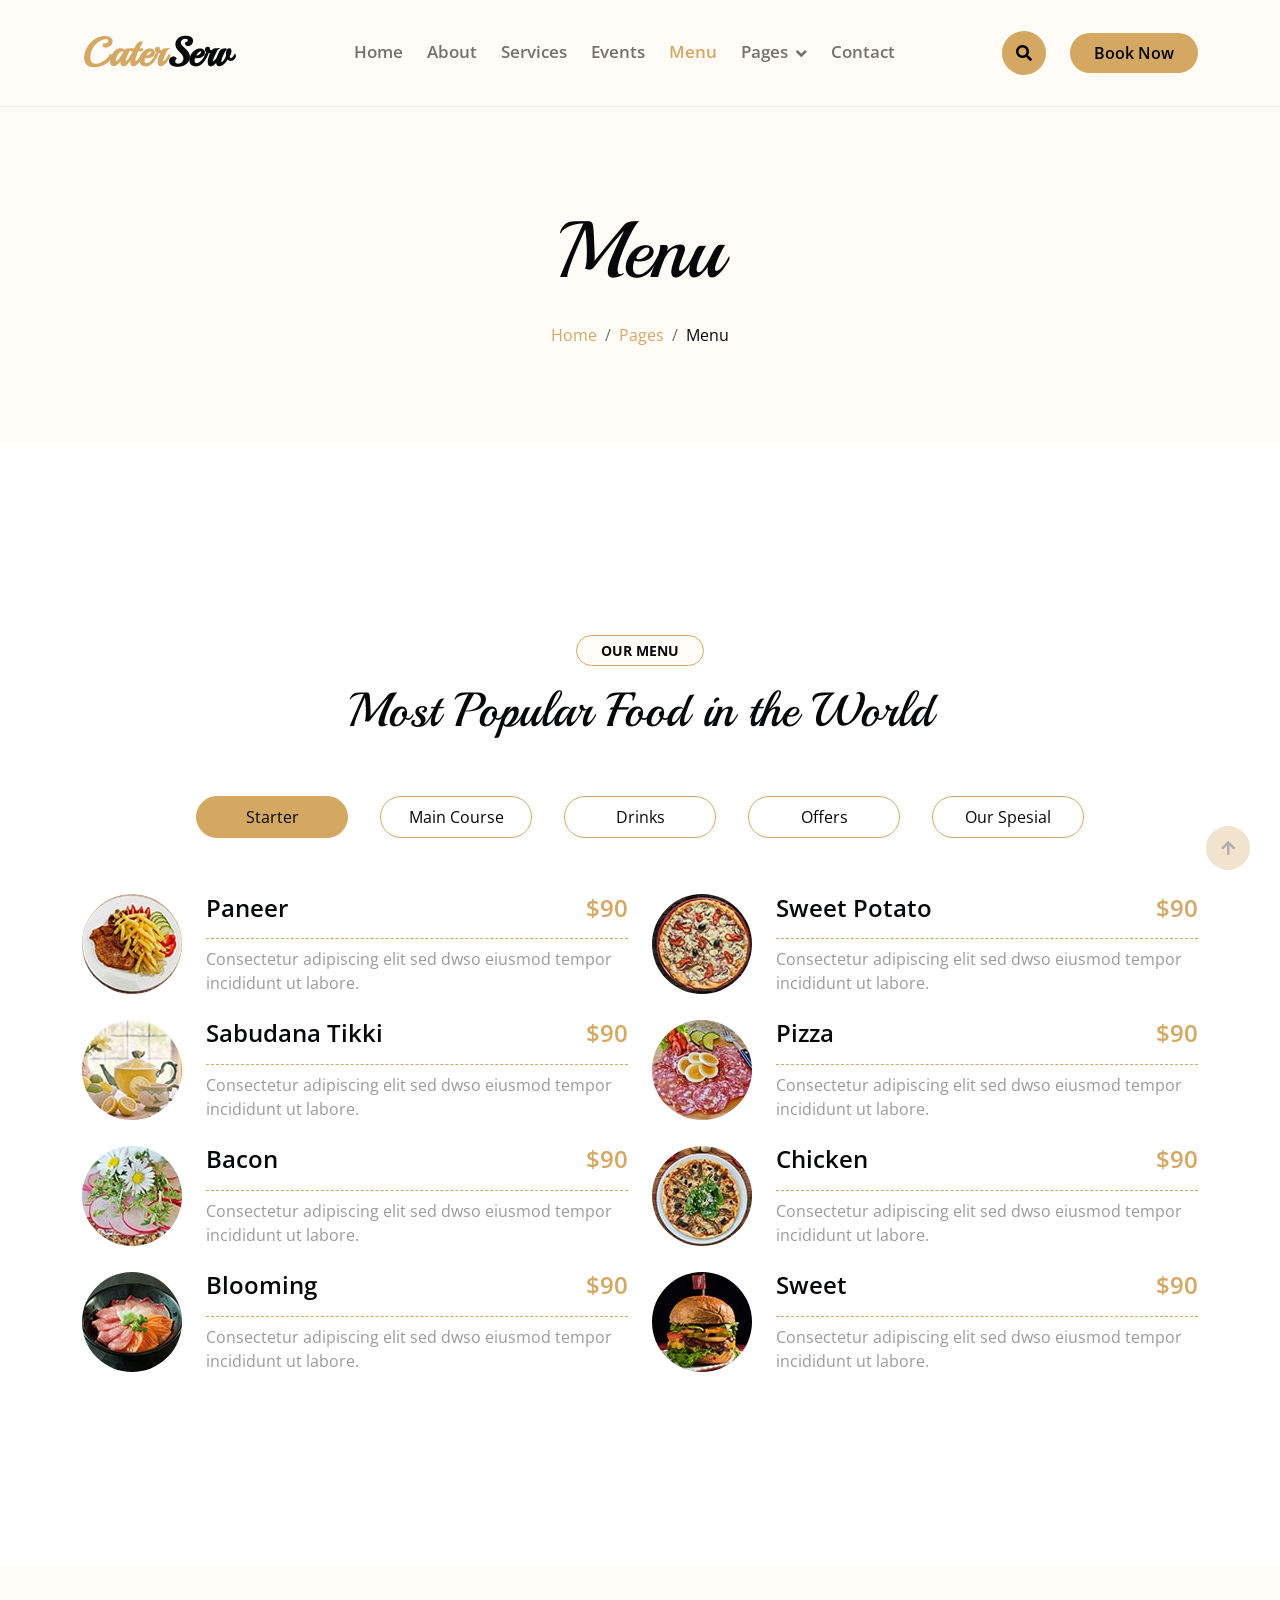
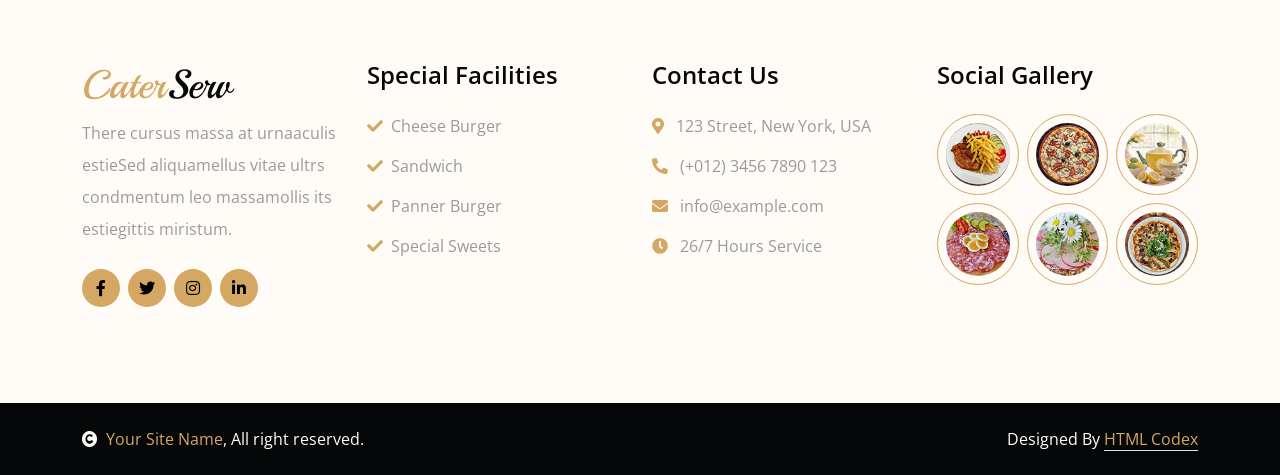
<file: menu.html>
<!DOCTYPE html>
<html lang="en">

    <head>
        <meta charset="utf-8">
        <title>CaterServ - Catering Services Website Template</title>
        <meta content="width=device-width, initial-scale=1.0" name="viewport">
        <meta content="" name="keywords">
        <meta content="" name="description">

        <!-- Google Web Fonts -->
        <link rel="preconnect" href="https://fonts.googleapis.com">
        <link rel="preconnect" href="https://fonts.gstatic.com" crossorigin>
        <link href="https://fonts.googleapis.com/css2?family=Open+Sans:wght@400;600&family=Playball&display=swap" rel="stylesheet">

        <!-- Icon Font Stylesheet -->
        <link rel="stylesheet" href="https://use.fontawesome.com/releases/v5.15.4/css/all.css"/>
        <link href="https://cdn.jsdelivr.net/npm/bootstrap-icons@1.4.1/font/bootstrap-icons.css" rel="stylesheet">

        <!-- Libraries Stylesheet -->
        <link href="lib/animate/animate.min.css" rel="stylesheet">
        <link href="lib/lightbox/css/lightbox.min.css" rel="stylesheet">
        <link href="lib/owlcarousel/owl.carousel.min.css" rel="stylesheet">

        <!-- Customized Bootstrap Stylesheet -->
        <link href="css/bootstrap.min.css" rel="stylesheet">

        <!-- Template Stylesheet -->
        <link href="css/style.css" rel="stylesheet">
    </head>

    <body>

        <!-- Spinner Start -->
        <div id="spinner" class="show w-100 vh-100 bg-white position-fixed translate-middle top-50 start-50  d-flex align-items-center justify-content-center">
            <div class="spinner-grow text-primary" role="status"></div>
        </div>
        <!-- Spinner End -->


        <!-- Navbar start -->
        <div class="container-fluid nav-bar">
            <div class="container">
                <nav class="navbar navbar-light navbar-expand-lg py-4">
                    <a href="index.html" class="navbar-brand">
                        <h1 class="text-primary fw-bold mb-0">Cater<span class="text-dark">Serv</span> </h1>
                    </a>
                    <button class="navbar-toggler py-2 px-3" type="button" data-bs-toggle="collapse" data-bs-target="#navbarCollapse">
                        <span class="fa fa-bars text-primary"></span>
                    </button>
                    <div class="collapse navbar-collapse" id="navbarCollapse">
                        <div class="navbar-nav mx-auto">
                            <a href="index.html" class="nav-item nav-link">Home</a>
                            <a href="about.html" class="nav-item nav-link">About</a>
                            <a href="service.html" class="nav-item nav-link">Services</a>
                            <a href="event.html" class="nav-item nav-link">Events</a>
                            <a href="menu.html" class="nav-item nav-link active">Menu</a>
                            <div class="nav-item dropdown">
                                <a href="#" class="nav-link dropdown-toggle" data-bs-toggle="dropdown">Pages</a>
                                <div class="dropdown-menu bg-light">
                                    <a href="book.html" class="dropdown-item">Booking</a>
                                    <a href="blog.html" class="dropdown-item">Our Blog</a>
                                    <a href="team.html" class="dropdown-item">Our Team</a>
                                    <a href="testimonial.html" class="dropdown-item">Testimonial</a>
                                    <a href="404.html" class="dropdown-item">404 Page</a>
                                </div>
                            </div>
                            <a href="contact.html" class="nav-item nav-link">Contact</a>
                        </div>
                        <button class="btn-search btn btn-primary btn-md-square me-4 rounded-circle d-none d-lg-inline-flex" data-bs-toggle="modal" data-bs-target="#searchModal"><i class="fas fa-search"></i></button>
                        <a href="" class="btn btn-primary py-2 px-4 d-none d-xl-inline-block rounded-pill">Book Now</a>
                    </div>
                </nav>
            </div>
        </div>
        <!-- Navbar End -->


        <!-- Modal Search Start -->
        <div class="modal fade" id="searchModal" tabindex="-1" aria-labelledby="exampleModalLabel" aria-hidden="true">
            <div class="modal-dialog modal-fullscreen">
                <div class="modal-content rounded-0">
                    <div class="modal-header">
                        <h5 class="modal-title" id="exampleModalLabel">Search by keyword</h5>
                        <button type="button" class="btn-close" data-bs-dismiss="modal" aria-label="Close"></button>
                    </div>
                    <div class="modal-body d-flex align-items-center">
                        <div class="input-group w-75 mx-auto d-flex">
                            <input type="search" class="form-control bg-transparent p-3" placeholder="keywords" aria-describedby="search-icon-1">
                            <span id="search-icon-1" class="input-group-text p-3"><i class="fa fa-search"></i></span>
                        </div>
                    </div>
                </div>
            </div>
        </div>
        <!-- Modal Search End -->


        <!-- Hero Start -->
        <div class="container-fluid bg-light py-6 my-6 mt-0">
            <div class="container text-center animated bounceInDown">
                <h1 class="display-1 mb-4">Menu</h1>
                <ol class="breadcrumb justify-content-center mb-0 animated bounceInDown">
                    <li class="breadcrumb-item"><a href="#">Home</a></li>
                    <li class="breadcrumb-item"><a href="#">Pages</a></li>
                    <li class="breadcrumb-item text-dark" aria-current="page">Menu</li>
                </ol>
            </div>
        </div>
        <!-- Hero End -->


        <!-- Menu Start -->
        <div class="container-fluid menu py-6">
            <div class="container">
                <div class="text-center wow bounceInUp" data-wow-delay="0.1s">
                    <small class="d-inline-block fw-bold text-dark text-uppercase bg-light border border-primary rounded-pill px-4 py-1 mb-3">Our Menu</small>
                    <h1 class="display-5 mb-5">Most Popular Food in the World</h1>
                </div>
                <div class="tab-class text-center">
                    <ul class="nav nav-pills d-inline-flex justify-content-center mb-5 wow bounceInUp" data-wow-delay="0.1s">
                        <li class="nav-item p-2">
                            <a class="d-flex py-2 mx-2 border border-primary bg-white rounded-pill active" data-bs-toggle="pill" href="#tab-6">
                                <span class="text-dark" style="width: 150px;">Starter</span>
                            </a>
                        </li>
                        <li class="nav-item p-2">
                            <a class="d-flex py-2 mx-2 border border-primary bg-white rounded-pill" data-bs-toggle="pill" href="#tab-7">
                                <span class="text-dark" style="width: 150px;">Main Course</span>
                            </a>
                        </li>
                        <li class="nav-item p-2">
                            <a class="d-flex py-2 mx-2 border border-primary bg-white rounded-pill" data-bs-toggle="pill" href="#tab-8">
                                <span class="text-dark" style="width: 150px;">Drinks</span>
                            </a>
                        </li>
                        <li class="nav-item p-2">
                            <a class="d-flex py-2 mx-2 border border-primary bg-white rounded-pill" data-bs-toggle="pill" href="#tab-9">
                                <span class="text-dark" style="width: 150px;">Offers</span>
                            </a>
                        </li>
                        <li class="nav-item p-2">
                            <a class="d-flex py-2 mx-2 border border-primary bg-white rounded-pill" data-bs-toggle="pill" href="#tab-10">
                                <span class="text-dark" style="width: 150px;">Our Spesial</span>
                            </a>
                        </li>
                    </ul>
                    <div class="tab-content">
                        <div id="tab-6" class="tab-pane fade show p-0 active">
                            <div class="row g-4">
                                <div class="col-lg-6 wow bounceInUp" data-wow-delay="0.1s">
                                    <div class="menu-item d-flex align-items-center">
                                        <img class="flex-shrink-0 img-fluid rounded-circle" src="img/menu-01.jpg" alt="">
                                        <div class="w-100 d-flex flex-column text-start ps-4">
                                            <div class="d-flex justify-content-between border-bottom border-primary pb-2 mb-2">
                                                <h4>Paneer</h4>
                                                <h4 class="text-primary">$90</h4>
                                            </div>
                                            <p class="mb-0">Consectetur adipiscing elit sed dwso eiusmod tempor incididunt ut labore.</p>
                                        </div>
                                    </div>
                                </div>
                                <div class="col-lg-6 wow bounceInUp" data-wow-delay="0.2s">
                                    <div class="menu-item d-flex align-items-center">
                                        <img class="flex-shrink-0 img-fluid rounded-circle" src="img/menu-02.jpg" alt="">
                                        <div class="w-100 d-flex flex-column text-start ps-4">
                                            <div class="d-flex justify-content-between border-bottom border-primary pb-2 mb-2">
                                                <h4>Sweet Potato</h4>
                                                <h4 class="text-primary">$90</h4>
                                            </div>
                                            <p class="mb-0">Consectetur adipiscing elit sed dwso eiusmod tempor incididunt ut labore.</p>
                                        </div>
                                    </div>
                                </div>
                                <div class="col-lg-6 wow bounceInUp" data-wow-delay="0.3s">
                                    <div class="menu-item d-flex align-items-center">
                                        <img class="flex-shrink-0 img-fluid rounded-circle" src="img/menu-03.jpg" alt="">
                                        <div class="w-100 d-flex flex-column text-start ps-4">
                                            <div class="d-flex justify-content-between border-bottom border-primary pb-2 mb-2">
                                                <h4>Sabudana Tikki</h4>
                                                <h4 class="text-primary">$90</h4>
                                            </div>
                                            <p class="mb-0">Consectetur adipiscing elit sed dwso eiusmod tempor incididunt ut labore.</p>
                                        </div>
                                    </div>
                                </div>
                                <div class="col-lg-6 wow bounceInUp" data-wow-delay="0.4s">
                                    <div class="menu-item d-flex align-items-center">
                                        <img class="flex-shrink-0 img-fluid rounded-circle" src="img/menu-04.jpg" alt="">
                                        <div class="w-100 d-flex flex-column text-start ps-4">
                                            <div class="d-flex justify-content-between border-bottom border-primary pb-2 mb-2">
                                                <h4>Pizza</h4>
                                                <h4 class="text-primary">$90</h4>
                                            </div>
                                            <p class="mb-0">Consectetur adipiscing elit sed dwso eiusmod tempor incididunt ut labore.</p>
                                        </div>
                                    </div>
                                </div>
                                <div class="col-lg-6 wow bounceInUp" data-wow-delay="0.5s">
                                    <div class="menu-item d-flex align-items-center">
                                        <img class="flex-shrink-0 img-fluid rounded-circle" src="img/menu-05.jpg" alt="">
                                        <div class="w-100 d-flex flex-column text-start ps-4">
                                            <div class="d-flex justify-content-between border-bottom border-primary pb-2 mb-2">
                                                <h4>Bacon</h4>
                                                <h4 class="text-primary">$90</h4>
                                            </div>
                                            <p class="mb-0">Consectetur adipiscing elit sed dwso eiusmod tempor incididunt ut labore.</p>
                                        </div>
                                    </div>
                                </div>
                                <div class="col-lg-6 wow bounceInUp" data-wow-delay="0.6s">
                                    <div class="menu-item d-flex align-items-center">
                                        <img class="flex-shrink-0 img-fluid rounded-circle" src="img/menu-06.jpg" alt="">
                                        <div class="w-100 d-flex flex-column text-start ps-4">
                                            <div class="d-flex justify-content-between border-bottom border-primary pb-2 mb-2">
                                                <h4>Chicken</h4>
                                                <h4 class="text-primary">$90</h4>
                                            </div>
                                            <p class="mb-0">Consectetur adipiscing elit sed dwso eiusmod tempor incididunt ut labore.</p>
                                        </div>
                                    </div>
                                </div>
                                <div class="col-lg-6 wow bounceInUp" data-wow-delay="0.7s">
                                    <div class="menu-item d-flex align-items-center">
                                        <img class="flex-shrink-0 img-fluid rounded-circle" src="img/menu-07.jpg" alt="">
                                        <div class="w-100 d-flex flex-column text-start ps-4">
                                            <div class="d-flex justify-content-between border-bottom border-primary pb-2 mb-2">
                                                <h4>Blooming</h4>
                                                <h4 class="text-primary">$90</h4>
                                            </div>
                                            <p class="mb-0">Consectetur adipiscing elit sed dwso eiusmod tempor incididunt ut labore.</p>
                                        </div>
                                    </div>
                                </div>
                                <div class="col-lg-6 wow bounceInUp" data-wow-delay="0.8s">
                                    <div class="menu-item d-flex align-items-center">
                                        <img class="flex-shrink-0 img-fluid rounded-circle" src="img/menu-08.jpg" alt="">
                                        <div class="w-100 d-flex flex-column text-start ps-4">
                                            <div class="d-flex justify-content-between border-bottom border-primary pb-2 mb-2">
                                                <h4>Sweet</h4>
                                                <h4 class="text-primary">$90</h4>
                                            </div>
                                            <p class="mb-0">Consectetur adipiscing elit sed dwso eiusmod tempor incididunt ut labore.</p>
                                        </div>
                                    </div>
                                </div>
                            </div>
                        </div>
                        <div id="tab-7" class="tab-pane fade show p-0">
                            <div class="row g-4">
                                <div class="col-lg-6">
                                    <div class="menu-item d-flex align-items-center">
                                        <img class="flex-shrink-0 img-fluid rounded-circle" src="img/menu-01.jpg" alt="">
                                        <div class="w-100 d-flex flex-column text-start ps-4">
                                            <div class="d-flex justify-content-between border-bottom border-primary pb-2 mb-2">
                                                <h4>Argentinian</h4>
                                                <h4 class="text-primary">$90</h4>
                                            </div>
                                            <p class="mb-0">Consectetur adipiscing elit sed dwso eiusmod tempor incididunt ut labore.</p>
                                        </div>
                                    </div>
                                </div>
                                <div class="col-lg-6">
                                    <div class="menu-item d-flex align-items-center">
                                        <img class="flex-shrink-0 img-fluid rounded-circle" src="img/menu-03.jpg" alt="">
                                        <div class="w-100 d-flex flex-column text-start ps-4">
                                            <div class="d-flex justify-content-between border-bottom border-primary pb-2 mb-2">
                                                <h4>Crispy</h4>
                                                <h4 class="text-primary">$90</h4>
                                            </div>
                                            <p class="mb-0">Consectetur adipiscing elit sed dwso eiusmod tempor incididunt ut labore.</p>
                                        </div>
                                    </div>
                                </div>
                                <div class="col-lg-6">
                                    <div class="menu-item d-flex align-items-center">
                                        <img class="flex-shrink-0 img-fluid rounded-circle" src="img/menu-05.jpg" alt="">
                                        <div class="w-100 d-flex flex-column text-start ps-4">
                                            <div class="d-flex justify-content-between border-bottom border-primary pb-2 mb-2">
                                                <h4>Sabudana Tikki</h4>
                                                <h4 class="text-primary">$90</h4>
                                            </div>
                                            <p class="mb-0">Consectetur adipiscing elit sed dwso eiusmod tempor incididunt ut labore.</p>
                                        </div>
                                    </div>
                                </div>
                                <div class="col-lg-6">
                                    <div class="menu-item d-flex align-items-center">
                                        <img class="flex-shrink-0 img-fluid rounded-circle" src="img/menu-07.jpg" alt="">
                                        <div class="w-100 d-flex flex-column text-start ps-4">
                                            <div class="d-flex justify-content-between border-bottom border-primary pb-2 mb-2">
                                                <h4>Blooming</h4>
                                                <h4 class="text-primary">$90</h4>
                                            </div>
                                            <p class="mb-0">Consectetur adipiscing elit sed dwso eiusmod tempor incididunt ut labore.</p>
                                        </div>
                                    </div>
                                </div>
                                <div class="col-lg-6">
                                    <div class="menu-item d-flex align-items-center">
                                        <img class="flex-shrink-0 img-fluid rounded-circle" src="img/menu-08.jpg" alt="">
                                        <div class="w-100 d-flex flex-column text-start ps-4">
                                            <div class="d-flex justify-content-between border-bottom border-primary pb-2 mb-2">
                                                <h4>Argentinian</h4>
                                                <h4 class="text-primary">$90</h4>
                                            </div>
                                            <p class="mb-0">Consectetur adipiscing elit sed dwso eiusmod tempor incididunt ut labore.</p>
                                        </div>
                                    </div>
                                </div>
                                <div class="col-lg-6">
                                    <div class="menu-item d-flex align-items-center">
                                        <img class="flex-shrink-0 img-fluid rounded-circle" src="img/menu-03.jpg" alt="">
                                        <div class="w-100 d-flex flex-column text-start ps-4">
                                            <div class="d-flex justify-content-between border-bottom border-primary pb-2 mb-2">
                                                <h4>Lemon</h4>
                                                <h4 class="text-primary">$90</h4>
                                            </div>
                                            <p class="mb-0">Consectetur adipiscing elit sed dwso eiusmod tempor incididunt ut labore.</p>
                                        </div>
                                    </div>
                                </div>
                                <div class="col-lg-6">
                                    <div class="menu-item d-flex align-items-center">
                                        <img class="flex-shrink-0 img-fluid rounded-circle" src="img/menu-02.jpg" alt="">
                                        <div class="w-100 d-flex flex-column text-start ps-4">
                                            <div class="d-flex justify-content-between border-bottom border-primary pb-2 mb-2">
                                                <h4>Water Drink</h4>
                                                <h4 class="text-primary">$90</h4>
                                            </div>
                                            <p class="mb-0">Consectetur adipiscing elit sed dwso eiusmod tempor incididunt ut labore.</p>
                                        </div>
                                    </div>
                                </div>
                                <div class="col-lg-6">
                                    <div class="menu-item d-flex align-items-center">
                                        <img class="flex-shrink-0 img-fluid rounded-circle" src="img/menu-01.jpg" alt="">
                                        <div class="w-100 d-flex flex-column text-start ps-4">
                                            <div class="d-flex justify-content-between border-bottom border-primary pb-2 mb-2">
                                                <h4>Salty lemon</h4>
                                                <h4 class="text-primary">$90</h4>
                                            </div>
                                            <p class="mb-0">Consectetur adipiscing elit sed dwso eiusmod tempor incididunt ut labore.</p>
                                        </div>
                                    </div>
                                </div>
                            </div>
                        </div>
                        <div id="tab-8" class="tab-pane fade show p-0">
                            <div class="row g-4">
                                <div class="col-lg-6">
                                    <div class="menu-item d-flex align-items-center">
                                        <img class="flex-shrink-0 img-fluid rounded-circle" src="img/menu-01.jpg" alt="">
                                        <div class="w-100 d-flex flex-column text-start ps-4">
                                            <div class="d-flex justify-content-between border-bottom border-primary pb-2 mb-2">
                                                <h4>Crispy water</h4>
                                                <h4 class="text-primary">$90</h4>
                                            </div>
                                            <p class="mb-0">Consectetur adipiscing elit sed dwso eiusmod tempor incididunt ut labore.</p>
                                        </div>
                                    </div>
                                </div>
                                <div class="col-lg-6">
                                    <div class="menu-item d-flex align-items-center">
                                        <img class="flex-shrink-0 img-fluid rounded-circle" src="img/menu-02.jpg" alt="">
                                        <div class="w-100 d-flex flex-column text-start ps-4">
                                            <div class="d-flex justify-content-between border-bottom border-primary pb-2 mb-2">
                                                <h4>Juice</h4>
                                                <h4 class="text-primary">$90</h4>
                                            </div>
                                            <p class="mb-0">Consectetur adipiscing elit sed dwso eiusmod tempor incididunt ut labore.</p>
                                        </div>
                                    </div>
                                </div>
                                <div class="col-lg-6">
                                    <div class="menu-item d-flex align-items-center">
                                        <img class="flex-shrink-0 img-fluid rounded-circle" src="img/menu-03.jpg" alt="">
                                        <div class="w-100 d-flex flex-column text-start ps-4">
                                            <div class="d-flex justify-content-between border-bottom border-primary pb-2 mb-2">
                                                <h4>Orange</h4>
                                                <h4 class="text-primary">$90</h4>
                                            </div>
                                            <p class="mb-0">Consectetur adipiscing elit sed dwso eiusmod tempor incididunt ut labore.</p>
                                        </div>
                                    </div>
                                </div>
                                <div class="col-lg-6">
                                    <div class="menu-item d-flex align-items-center">
                                        <img class="flex-shrink-0 img-fluid rounded-circle" src="img/menu-04.jpg" alt="">
                                        <div class="w-100 d-flex flex-column text-start ps-4">
                                            <div class="d-flex justify-content-between border-bottom border-primary pb-2 mb-2">
                                                <h4>Apple Juice</h4>
                                                <h4 class="text-primary">$90</h4>
                                            </div>
                                            <p class="mb-0">Consectetur adipiscing elit sed dwso eiusmod tempor incididunt ut labore.</p>
                                        </div>
                                    </div>
                                </div>
                                <div class="col-lg-6">
                                    <div class="menu-item d-flex align-items-center">
                                        <img class="flex-shrink-0 img-fluid rounded-circle" src="img/menu-05.jpg" alt="">
                                        <div class="w-100 d-flex flex-column text-start ps-4">
                                            <div class="d-flex justify-content-between border-bottom border-primary pb-2 mb-2">
                                                <h4>Banana</h4>
                                                <h4 class="text-primary">$90</h4>
                                            </div>
                                            <p class="mb-0">Consectetur adipiscing elit sed dwso eiusmod tempor incididunt ut labore.</p>
                                        </div>
                                    </div>
                                </div>
                                <div class="col-lg-6">
                                    <div class="menu-item d-flex align-items-center">
                                        <img class="flex-shrink-0 img-fluid rounded-circle" src="img/menu-06.jpg" alt="">
                                        <div class="w-100 d-flex flex-column text-start ps-4">
                                            <div class="d-flex justify-content-between border-bottom border-primary pb-2 mb-2">
                                                <h4>Sweet Water</h4>
                                                <h4 class="text-primary">$90</h4>
                                            </div>
                                            <p class="mb-0">Consectetur adipiscing elit sed dwso eiusmod tempor incididunt ut labore.</p>
                                        </div>
                                    </div>
                                </div>
                                <div class="col-lg-6">
                                    <div class="menu-item d-flex align-items-center">
                                        <img class="flex-shrink-0 img-fluid rounded-circle" src="img/menu-07.jpg" alt="">
                                        <div class="w-100 d-flex flex-column text-start ps-4">
                                            <div class="d-flex justify-content-between border-bottom border-primary pb-2 mb-2">
                                                <h4>Hot Coffee</h4>
                                                <h4 class="text-primary">$90</h4>
                                            </div>
                                            <p class="mb-0">Consectetur adipiscing elit sed dwso eiusmod tempor incididunt ut labore.</p>
                                        </div>
                                    </div>
                                </div>
                                <div class="col-lg-6">
                                    <div class="menu-item d-flex align-items-center">
                                        <img class="flex-shrink-0 img-fluid rounded-circle" src="img/menu-08.jpg" alt="">
                                        <div class="w-100 d-flex flex-column text-start ps-4">
                                            <div class="d-flex justify-content-between border-bottom border-primary pb-2 mb-2">
                                                <h4>Sweet Potato</h4>
                                                <h4 class="text-primary">$90</h4>
                                            </div>
                                            <p class="mb-0">Consectetur adipiscing elit sed dwso eiusmod tempor incididunt ut labore.</p>
                                        </div>
                                    </div>
                                </div>
                            </div>
                        </div>
                        <div id="tab-9" class="tab-pane fade show p-0">
                            <div class="row g-4">
                                <div class="col-lg-6">
                                    <div class="menu-item d-flex align-items-center">
                                        <img class="flex-shrink-0 img-fluid rounded-circle" src="img/menu-06.jpg" alt="">
                                        <div class="w-100 d-flex flex-column text-start ps-4">
                                            <div class="d-flex justify-content-between border-bottom border-primary pb-2 mb-2">
                                                <h4>Sabudana Tikki</h4>
                                                <h4 class="text-primary">$90</h4>
                                            </div>
                                            <p class="mb-0">Consectetur adipiscing elit sed dwso eiusmod tempor incididunt ut labore.</p>
                                        </div>
                                    </div>
                                </div>
                                <div class="col-lg-6">
                                    <div class="menu-item d-flex align-items-center">
                                        <img class="flex-shrink-0 img-fluid rounded-circle" src="img/menu-07.jpg" alt="">
                                        <div class="w-100 d-flex flex-column text-start ps-4">
                                            <div class="d-flex justify-content-between border-bottom border-primary pb-2 mb-2">
                                                <h4>Crispy</h4>
                                                <h4 class="text-primary">$90</h4>
                                            </div>
                                            <p class="mb-0">Consectetur adipiscing elit sed dwso eiusmod tempor incididunt ut labore.</p>
                                        </div>
                                    </div>
                                </div>
                                <div class="col-lg-6">
                                    <div class="menu-item d-flex align-items-center">
                                        <img class="flex-shrink-0 img-fluid rounded-circle" src="img/menu-09.jpg" alt="">
                                        <div class="w-100 d-flex flex-column text-start ps-4">
                                            <div class="d-flex justify-content-between border-bottom border-primary pb-2 mb-2">
                                                <h4>Pizza</h4>
                                                <h4 class="text-primary">$90</h4>
                                            </div>
                                            <p class="mb-0">Consectetur adipiscing elit sed dwso eiusmod tempor incididunt ut labore.</p>
                                        </div>
                                    </div>
                                </div>
                                <div class="col-lg-6">
                                    <div class="menu-item d-flex align-items-center">
                                        <img class="flex-shrink-0 img-fluid rounded-circle" src="img/menu-02.jpg" alt="">
                                        <div class="w-100 d-flex flex-column text-start ps-4">
                                            <div class="d-flex justify-content-between border-bottom border-primary pb-2 mb-2">
                                                <h4>Bacon</h4>
                                                <h4 class="text-primary">$90</h4>
                                            </div>
                                            <p class="mb-0">Consectetur adipiscing elit sed dwso eiusmod tempor incididunt ut labore.</p>
                                        </div>
                                    </div>
                                </div>
                                <div class="col-lg-6">
                                    <div class="menu-item d-flex align-items-center">
                                        <img class="flex-shrink-0 img-fluid rounded-circle" src="img/menu-03.jpg" alt="">
                                        <div class="w-100 d-flex flex-column text-start ps-4">
                                            <div class="d-flex justify-content-between border-bottom border-primary pb-2 mb-2">
                                                <h4>Chicken</h4>
                                                <h4 class="text-primary">$90</h4>
                                            </div>
                                            <p class="mb-0">Consectetur adipiscing elit sed dwso eiusmod tempor incididunt ut labore.</p>
                                        </div>
                                    </div>
                                </div>
                                <div class="col-lg-6">
                                    <div class="menu-item d-flex align-items-center">
                                        <img class="flex-shrink-0 img-fluid rounded-circle" src="img/menu-05.jpg" alt="">
                                        <div class="w-100 d-flex flex-column text-start ps-4">
                                            <div class="d-flex justify-content-between border-bottom border-primary pb-2 mb-2">
                                                <h4>Blooming</h4>
                                                <h4 class="text-primary">$90</h4>
                                            </div>
                                            <p class="mb-0">Consectetur adipiscing elit sed dwso eiusmod tempor incididunt ut labore.</p>
                                        </div>
                                    </div>
                                </div>
                                <div class="col-lg-6">
                                    <div class="menu-item d-flex align-items-center">
                                        <img class="flex-shrink-0 img-fluid rounded-circle" src="img/menu-07.jpg" alt="">
                                        <div class="w-100 d-flex flex-column text-start ps-4">
                                            <div class="d-flex justify-content-between border-bottom border-primary pb-2 mb-2">
                                                <h4>Sweet</h4>
                                                <h4 class="text-primary">$90</h4>
                                            </div>
                                            <p class="mb-0">Consectetur adipiscing elit sed dwso eiusmod tempor incididunt ut labore.</p>
                                        </div>
                                    </div>
                                </div>
                                <div class="col-lg-6">
                                    <div class="menu-item d-flex align-items-center">
                                        <img class="flex-shrink-0 img-fluid rounded-circle" src="img/menu-09.jpg" alt="">
                                        <div class="w-100 d-flex flex-column text-start ps-4">
                                            <div class="d-flex justify-content-between border-bottom border-primary pb-2 mb-2">
                                                <h4>Argentinian</h4>
                                                <h4 class="text-primary">$90</h4>
                                            </div>
                                            <p class="mb-0">Consectetur adipiscing elit sed dwso eiusmod tempor incididunt ut labore.</p>
                                        </div>
                                    </div>
                                </div>
                            </div>
                        </div>
                        <div id="tab-10" class="tab-pane fade show p-0">
                            <div class="row g-4">
                                <div class="col-lg-6">
                                    <div class="menu-item d-flex align-items-center">
                                        <img class="flex-shrink-0 img-fluid rounded-circle" src="img/menu-06.jpg" alt="">
                                        <div class="w-100 d-flex flex-column text-start ps-4">
                                            <div class="d-flex justify-content-between border-bottom border-primary pb-2 mb-2">
                                                <h4>Sabudana Tikki</h4>
                                                <h4 class="text-primary">$90</h4>
                                            </div>
                                            <p class="mb-0">Consectetur adipiscing elit sed dwso eiusmod tempor incididunt ut labore.</p>
                                        </div>
                                    </div>
                                </div>
                                <div class="col-lg-6">
                                    <div class="menu-item d-flex align-items-center">
                                        <img class="flex-shrink-0 img-fluid rounded-circle" src="img/menu-07.jpg" alt="">
                                        <div class="w-100 d-flex flex-column text-start ps-4">
                                            <div class="d-flex justify-content-between border-bottom border-primary pb-2 mb-2">
                                                <h4>Crispy</h4>
                                                <h4 class="text-primary">$90</h4>
                                            </div>
                                            <p class="mb-0">Consectetur adipiscing elit sed dwso eiusmod tempor incididunt ut labore.</p>
                                        </div>
                                    </div>
                                </div>
                                <div class="col-lg-6">
                                    <div class="menu-item d-flex align-items-center">
                                        <img class="flex-shrink-0 img-fluid rounded-circle" src="img/menu-09.jpg" alt="">
                                        <div class="w-100 d-flex flex-column text-start ps-4">
                                            <div class="d-flex justify-content-between border-bottom border-primary pb-2 mb-2">
                                                <h4>Pizza</h4>
                                                <h4 class="text-primary">$90</h4>
                                            </div>
                                            <p class="mb-0">Consectetur adipiscing elit sed dwso eiusmod tempor incididunt ut labore.</p>
                                        </div>
                                    </div>
                                </div>
                                <div class="col-lg-6">
                                    <div class="menu-item d-flex align-items-center">
                                        <img class="flex-shrink-0 img-fluid rounded-circle" src="img/menu-02.jpg" alt="">
                                        <div class="w-100 d-flex flex-column text-start ps-4">
                                            <div class="d-flex justify-content-between border-bottom border-primary pb-2 mb-2">
                                                <h4>Bacon</h4>
                                                <h4 class="text-primary">$90</h4>
                                            </div>
                                            <p class="mb-0">Consectetur adipiscing elit sed dwso eiusmod tempor incididunt ut labore.</p>
                                        </div>
                                    </div>
                                </div>
                                <div class="col-lg-6">
                                    <div class="menu-item d-flex align-items-center">
                                        <img class="flex-shrink-0 img-fluid rounded-circle" src="img/menu-03.jpg" alt="">
                                        <div class="w-100 d-flex flex-column text-start ps-4">
                                            <div class="d-flex justify-content-between border-bottom border-primary pb-2 mb-2">
                                                <h4>Chicken</h4>
                                                <h4 class="text-primary">$90</h4>
                                            </div>
                                            <p class="mb-0">Consectetur adipiscing elit sed dwso eiusmod tempor incididunt ut labore.</p>
                                        </div>
                                    </div>
                                </div>
                                <div class="col-lg-6">
                                    <div class="menu-item d-flex align-items-center">
                                        <img class="flex-shrink-0 img-fluid rounded-circle" src="img/menu-05.jpg" alt="">
                                        <div class="w-100 d-flex flex-column text-start ps-4">
                                            <div class="d-flex justify-content-between border-bottom border-primary pb-2 mb-2">
                                                <h4>Blooming</h4>
                                                <h4 class="text-primary">$90</h4>
                                            </div>
                                            <p class="mb-0">Consectetur adipiscing elit sed dwso eiusmod tempor incididunt ut labore.</p>
                                        </div>
                                    </div>
                                </div>
                                <div class="col-lg-6">
                                    <div class="menu-item d-flex align-items-center">
                                        <img class="flex-shrink-0 img-fluid rounded-circle" src="img/menu-07.jpg" alt="">
                                        <div class="w-100 d-flex flex-column text-start ps-4">
                                            <div class="d-flex justify-content-between border-bottom border-primary pb-2 mb-2">
                                                <h4>Sweet</h4>
                                                <h4 class="text-primary">$90</h4>
                                            </div>
                                            <p class="mb-0">Consectetur adipiscing elit sed dwso eiusmod tempor incididunt ut labore.</p>
                                        </div>
                                    </div>
                                </div>
                                <div class="col-lg-6">
                                    <div class="menu-item d-flex align-items-center">
                                        <img class="flex-shrink-0 img-fluid rounded-circle" src="img/menu-09.jpg" alt="">
                                        <div class="w-100 d-flex flex-column text-start ps-4">
                                            <div class="d-flex justify-content-between border-bottom border-primary pb-2 mb-2">
                                                <h4>Argentinian</h4>
                                                <h4 class="text-primary">$90</h4>
                                            </div>
                                            <p class="mb-0">Consectetur adipiscing elit sed dwso eiusmod tempor incididunt ut labore.</p>
                                        </div>
                                    </div>
                                </div>
                            </div>
                        </div>
                    </div>
                </div>
            </div>
        </div>
        <!-- Menu End -->


        <!-- Footer Start -->
        <div class="container-fluid footer py-6 my-6 mb-0 bg-light wow bounceInUp" data-wow-delay="0.1s">
            <div class="container">
                <div class="row">
                    <div class="col-lg-3 col-md-6">
                        <div class="footer-item">
                            <h1 class="text-primary">Cater<span class="text-dark">Serv</span></h1>
                            <p class="lh-lg mb-4">There cursus massa at urnaaculis estieSed aliquamellus vitae ultrs condmentum leo massamollis its estiegittis miristum.</p>
                            <div class="footer-icon d-flex">
                                <a class="btn btn-primary btn-sm-square me-2 rounded-circle" href=""><i class="fab fa-facebook-f"></i></a>
                                <a class="btn btn-primary btn-sm-square me-2 rounded-circle" href=""><i class="fab fa-twitter"></i></a>
                                <a href="#" class="btn btn-primary btn-sm-square me-2 rounded-circle"><i class="fab fa-instagram"></i></a>
                                <a href="#" class="btn btn-primary btn-sm-square rounded-circle"><i class="fab fa-linkedin-in"></i></a>
                            </div>
                        </div>
                    </div>
                    <div class="col-lg-3 col-md-6">
                        <div class="footer-item">
                            <h4 class="mb-4">Special Facilities</h4>
                            <div class="d-flex flex-column align-items-start">
                                <a class="text-body mb-3" href=""><i class="fa fa-check text-primary me-2"></i>Cheese Burger</a>
                                <a class="text-body mb-3" href=""><i class="fa fa-check text-primary me-2"></i>Sandwich</a>
                                <a class="text-body mb-3" href=""><i class="fa fa-check text-primary me-2"></i>Panner Burger</a>
                                <a class="text-body mb-3" href=""><i class="fa fa-check text-primary me-2"></i>Special Sweets</a>
                            </div>
                        </div>
                    </div>
                    <div class="col-lg-3 col-md-6">
                        <div class="footer-item">
                            <h4 class="mb-4">Contact Us</h4>
                            <div class="d-flex flex-column align-items-start">
                                <p><i class="fa fa-map-marker-alt text-primary me-2"></i> 123 Street, New York, USA</p>
                                <p><i class="fa fa-phone-alt text-primary me-2"></i> (+012) 3456 7890 123</p>
                                <p><i class="fas fa-envelope text-primary me-2"></i> info@example.com</p>
                                <p><i class="fa fa-clock text-primary me-2"></i> 26/7 Hours Service</p>
                            </div>
                        </div>
                    </div>
                    <div class="col-lg-3 col-md-6">
                        <div class="footer-item">
                            <h4 class="mb-4">Social Gallery</h4>
                            <div class="row g-2">
                                <div class="col-4">
                                     <img src="img/menu-01.jpg" class="img-fluid rounded-circle border border-primary p-2" alt="">
                                </div>
                                <div class="col-4">
                                     <img src="img/menu-02.jpg" class="img-fluid rounded-circle border border-primary p-2" alt="">
                                </div>
                                <div class="col-4">
                                     <img src="img/menu-03.jpg" class="img-fluid rounded-circle border border-primary p-2" alt="">
                                </div>
                                <div class="col-4">
                                     <img src="img/menu-04.jpg" class="img-fluid rounded-circle border border-primary p-2" alt="">
                                </div>
                                <div class="col-4">
                                     <img src="img/menu-05.jpg" class="img-fluid rounded-circle border border-primary p-2" alt="">
                                </div>
                                <div class="col-4">
                                     <img src="img/menu-06.jpg" class="img-fluid rounded-circle border border-primary p-2" alt="">
                                </div>
                            </div>
                        </div>
                    </div>
                </div>
            </div>
        </div>
        <!-- Footer End -->


        <!-- Copyright Start -->
        <div class="container-fluid copyright bg-dark py-4">
            <div class="container">
                <div class="row">
                    <div class="col-md-6 text-center text-md-start mb-3 mb-md-0">
                        <span class="text-light"><a href="#"><i class="fas fa-copyright text-light me-2"></i>Your Site Name</a>, All right reserved.</span>
                    </div>
                    <div class="col-md-6 my-auto text-center text-md-end text-white">
                        <!--/*** This template is free as long as you keep the below author’s credit link/attribution link/backlink. ***/-->
                        <!--/*** If you'd like to use the template without the below author’s credit link/attribution link/backlink, ***/-->
                        <!--/*** you can purchase the Credit Removal License from "https://htmlcodex.com/credit-removal". ***/-->
                        Designed By <a class="border-bottom" href="https://htmlcodex.com">HTML Codex</a>
                    </div>
                </div>
            </div>
        </div>
        <!-- Copyright End -->


        <!-- Back to Top -->
        <a href="#" class="btn btn-md-square btn-primary rounded-circle back-to-top"><i class="fa fa-arrow-up"></i></a>   

        
    <!-- JavaScript Libraries -->
    <script src="https://ajax.googleapis.com/ajax/libs/jquery/1.12.4/jquery.min.js"></script>
    <script src="https://cdn.jsdelivr.net/npm/bootstrap@5.0.0/dist/js/bootstrap.bundle.min.js"></script>
    <script src="lib/wow/wow.min.js"></script>
    <script src="lib/easing/easing.min.js"></script>
    <script src="lib/waypoints/waypoints.min.js"></script>
    <script src="lib/counterup/counterup.min.js"></script>
    <script src="lib/lightbox/js/lightbox.min.js"></script>
    <script src="lib/owlcarousel/owl.carousel.min.js"></script>

    <!-- Template Javascript -->
    <script src="js/main.js"></script>
    </body>

</html>
</file>
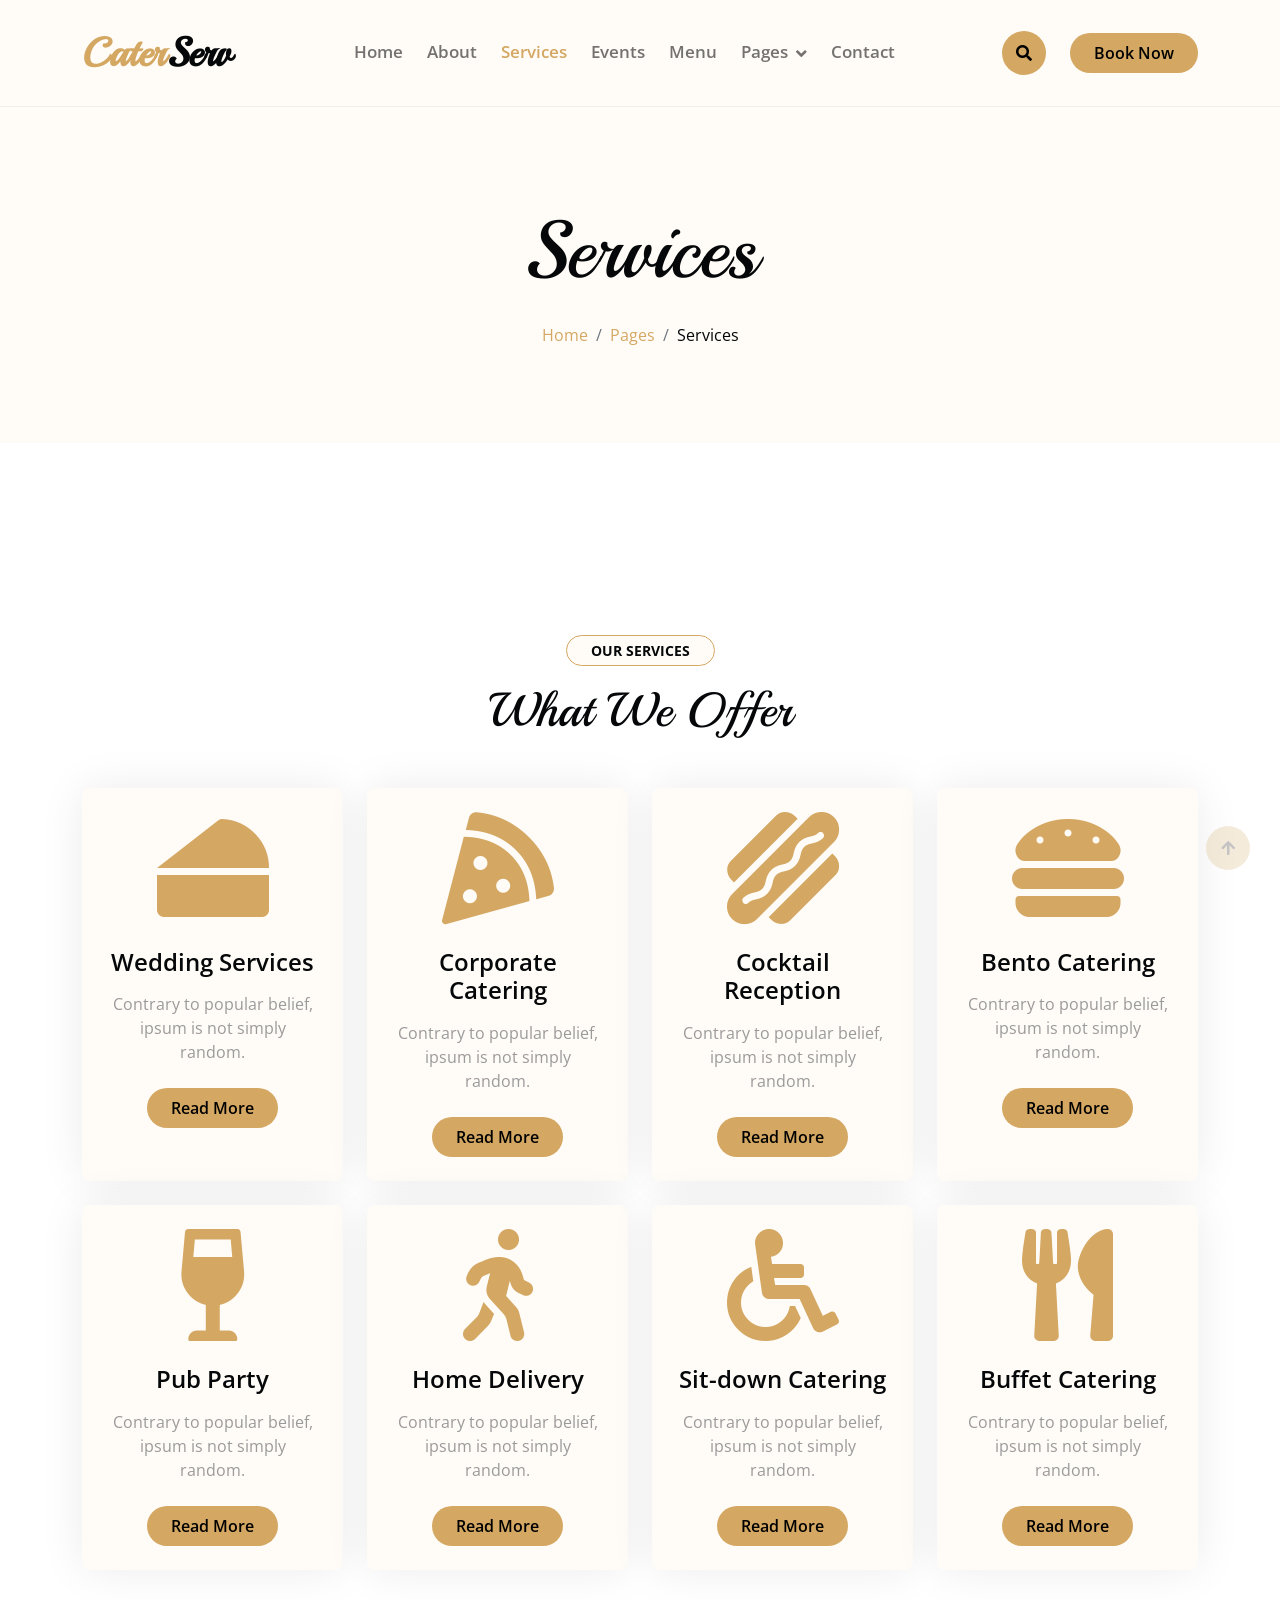
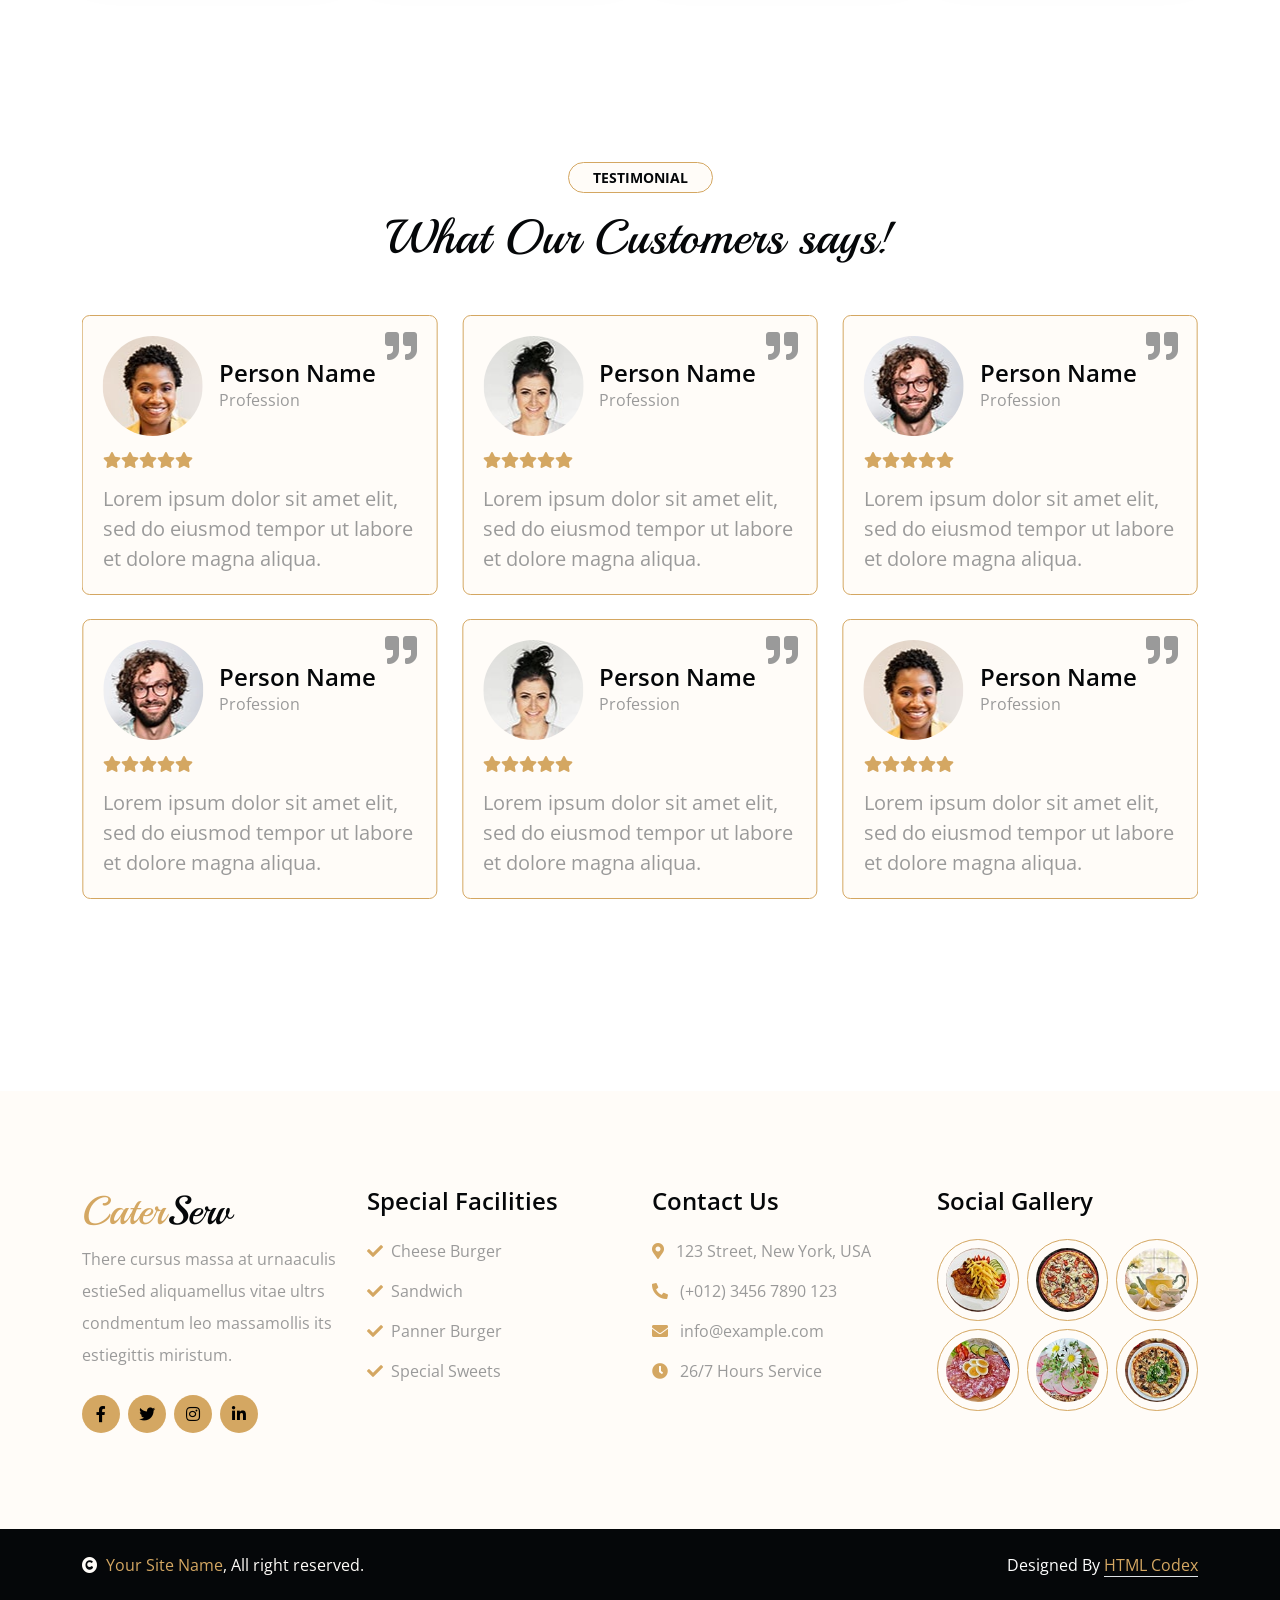
<file: service.html>
<!DOCTYPE html>
<html lang="en">

    <head>
        <meta charset="utf-8">
        <title>CaterServ - Catering Services Website Template</title>
        <meta content="width=device-width, initial-scale=1.0" name="viewport">
        <meta content="" name="keywords">
        <meta content="" name="description">

        <!-- Google Web Fonts -->
        <link rel="preconnect" href="https://fonts.googleapis.com">
        <link rel="preconnect" href="https://fonts.gstatic.com" crossorigin>
        <link href="https://fonts.googleapis.com/css2?family=Open+Sans:wght@400;600&family=Playball&display=swap" rel="stylesheet">

        <!-- Icon Font Stylesheet -->
        <link rel="stylesheet" href="https://use.fontawesome.com/releases/v5.15.4/css/all.css"/>
        <link href="https://cdn.jsdelivr.net/npm/bootstrap-icons@1.4.1/font/bootstrap-icons.css" rel="stylesheet">

        <!-- Libraries Stylesheet -->
        <link href="lib/animate/animate.min.css" rel="stylesheet">
        <link href="lib/lightbox/css/lightbox.min.css" rel="stylesheet">
        <link href="lib/owlcarousel/owl.carousel.min.css" rel="stylesheet">

        <!-- Customized Bootstrap Stylesheet -->
        <link href="css/bootstrap.min.css" rel="stylesheet">

        <!-- Template Stylesheet -->
        <link href="css/style.css" rel="stylesheet">
    </head>

    <body>

        <!-- Spinner Start -->
        <div id="spinner" class="show w-100 vh-100 bg-white position-fixed translate-middle top-50 start-50  d-flex align-items-center justify-content-center">
            <div class="spinner-grow text-primary" role="status"></div>
        </div>
        <!-- Spinner End -->


        <!-- Navbar start -->
        <div class="container-fluid nav-bar">
            <div class="container">
                <nav class="navbar navbar-light navbar-expand-lg py-4">
                    <a href="index.html" class="navbar-brand">
                        <h1 class="text-primary fw-bold mb-0">Cater<span class="text-dark">Serv</span> </h1>
                    </a>
                    <button class="navbar-toggler py-2 px-3" type="button" data-bs-toggle="collapse" data-bs-target="#navbarCollapse">
                        <span class="fa fa-bars text-primary"></span>
                    </button>
                    <div class="collapse navbar-collapse" id="navbarCollapse">
                        <div class="navbar-nav mx-auto">
                            <a href="index.html" class="nav-item nav-link">Home</a>
                            <a href="about.html" class="nav-item nav-link">About</a>
                            <a href="service.html" class="nav-item nav-link active">Services</a>
                            <a href="event.html" class="nav-item nav-link">Events</a>
                            <a href="menu.html" class="nav-item nav-link">Menu</a>
                            <div class="nav-item dropdown">
                                <a href="#" class="nav-link dropdown-toggle" data-bs-toggle="dropdown">Pages</a>
                                <div class="dropdown-menu bg-light">
                                    <a href="book.html" class="dropdown-item">Booking</a>
                                    <a href="blog.html" class="dropdown-item">Our Blog</a>
                                    <a href="team.html" class="dropdown-item">Our Team</a>
                                    <a href="testimonial.html" class="dropdown-item">Testimonial</a>
                                    <a href="404.html" class="dropdown-item">404 Page</a>
                                </div>
                            </div>
                            <a href="contact.html" class="nav-item nav-link">Contact</a>
                        </div>
                        <button class="btn-search btn btn-primary btn-md-square me-4 rounded-circle d-none d-lg-inline-flex" data-bs-toggle="modal" data-bs-target="#searchModal"><i class="fas fa-search"></i></button>
                        <a href="" class="btn btn-primary py-2 px-4 d-none d-xl-inline-block rounded-pill">Book Now</a>
                    </div>
                </nav>
            </div>
        </div>
        <!-- Navbar End -->


        <!-- Modal Search Start -->
        <div class="modal fade" id="searchModal" tabindex="-1" aria-labelledby="exampleModalLabel" aria-hidden="true">
            <div class="modal-dialog modal-fullscreen">
                <div class="modal-content rounded-0">
                    <div class="modal-header">
                        <h5 class="modal-title" id="exampleModalLabel">Search by keyword</h5>
                        <button type="button" class="btn-close" data-bs-dismiss="modal" aria-label="Close"></button>
                    </div>
                    <div class="modal-body d-flex align-items-center">
                        <div class="input-group w-75 mx-auto d-flex">
                            <input type="search" class="form-control bg-transparent p-3" placeholder="keywords" aria-describedby="search-icon-1">
                            <span id="search-icon-1" class="input-group-text p-3"><i class="fa fa-search"></i></span>
                        </div>
                    </div>
                </div>
            </div>
        </div>
        <!-- Modal Search End -->


        <!-- Hero Start -->
        <div class="container-fluid bg-light py-6 my-6 mt-0">
            <div class="container text-center animated bounceInDown">
                <h1 class="display-1 mb-4">Services</h1>
                <ol class="breadcrumb justify-content-center mb-0 animated bounceInDown">
                    <li class="breadcrumb-item"><a href="#">Home</a></li>
                    <li class="breadcrumb-item"><a href="#">Pages</a></li>
                    <li class="breadcrumb-item text-dark" aria-current="page">Services</li>
                </ol>
            </div>
        </div>
        <!-- Hero End -->


        <!-- Service Start -->
        <div class="container-fluid service py-6">
            <div class="container">
                <div class="text-center wow bounceInUp" data-wow-delay="0.1s">
                    <small class="d-inline-block fw-bold text-dark text-uppercase bg-light border border-primary rounded-pill px-4 py-1 mb-3">Our Services</small>
                    <h1 class="display-5 mb-5">What We Offer</h1>
                </div>
                <div class="row g-4">
                    <div class="col-lg-3 col-md-6 col-sm-12 wow bounceInUp" data-wow-delay="0.1s">
                        <div class="bg-light rounded service-item">
                            <div class="service-content d-flex align-items-center justify-content-center p-4">
                                <div class="service-content-icon text-center">
                                    <i class="fas fa-cheese fa-7x text-primary mb-4"></i>
                                    <h4 class="mb-3">Wedding Services</h4>
                                    <p class="mb-4">Contrary to popular belief, ipsum is not simply random.</p>
                                    <a href="#" class="btn btn-primary px-4 py-2 rounded-pill">Read More</a>
                                </div>
                            </div>
                        </div>
                    </div>
                    <div class="col-lg-3 col-md-6 col-sm-12 wow bounceInUp" data-wow-delay="0.3s">
                        <div class="bg-light rounded service-item">
                            <div class="service-content d-flex align-items-center justify-content-center p-4">
                                <div class="service-content-icon text-center">
                                    <i class="fas fa-pizza-slice fa-7x text-primary mb-4"></i>
                                    <h4 class="mb-3">Corporate Catering</h4>
                                    <p class="mb-4">Contrary to popular belief, ipsum is not simply random.</p>
                                    <a href="#" class="btn btn-primary px-4 py-2 rounded-pill">Read More</a>
                                </div>
                            </div>
                        </div>
                    </div>
                    <div class="col-lg-3 col-md-6 col-sm-12 wow bounceInUp" data-wow-delay="0.5s">
                        <div class="bg-light rounded service-item">
                            <div class="service-content d-flex align-items-center justify-content-center p-4">
                                <div class="service-content-icon text-center">
                                    <i class="fas fa-hotdog fa-7x text-primary mb-4"></i>
                                    <h4 class="mb-3">Cocktail Reception</h4>
                                    <p class="mb-4">Contrary to popular belief, ipsum is not simply random.</p>
                                    <a href="#" class="btn btn-primary px-4 py-2 rounded-pill">Read More</a>
                                </div>
                            </div>
                        </div>
                    </div>
                    <div class="col-lg-3 col-md-6 col-sm-12 wow bounceInUp" data-wow-delay="0.7s">
                        <div class="bg-light rounded service-item">
                            <div class="service-content d-flex align-items-center justify-content-center p-4">
                                <div class="service-content-icon text-center">
                                    <i class="fas fa-hamburger fa-7x text-primary mb-4"></i>
                                    <h4 class="mb-3">Bento Catering</h4>
                                    <p class="mb-4">Contrary to popular belief, ipsum is not simply random.</p>
                                    <a href="#" class="btn btn-primary px-4 py-2 rounded-pill">Read More</a>
                                </div>
                            </div>
                        </div>
                    </div>
                    <div class="col-lg-3 col-md-6 col-sm-12 wow bounceInUp" data-wow-delay="0.1s">
                        <div class="bg-light rounded service-item">
                            <div class="service-content d-flex align-items-center justify-content-center p-4">
                                <div class="service-content-icon text-center">
                                    <i class="fas fa-wine-glass-alt fa-7x text-primary mb-4"></i>
                                    <h4 class="mb-3">Pub Party</h4>
                                    <p class="mb-4">Contrary to popular belief, ipsum is not simply random.</p>
                                    <a href="#" class="btn btn-primary px-4 py-2 rounded-pill">Read More</a>
                                </div>
                            </div>
                        </div>
                    </div>
                    <div class="col-lg-3 col-md-6 col-sm-12 wow bounceInUp" data-wow-delay="0.3s">
                        <div class="bg-light rounded service-item">
                            <div class="service-content d-flex align-items-center justify-content-center p-4">
                                <div class="service-content-icon text-center">
                                    <i class="fas fa-walking fa-7x text-primary mb-4"></i>
                                    <h4 class="mb-3">Home Delivery</h4>
                                    <p class="mb-4">Contrary to popular belief, ipsum is not simply random.</p>
                                    <a href="#" class="btn btn-primary px-4 py-2 rounded-pill">Read More</a>
                                </div>
                            </div>
                        </div>
                    </div>
                    <div class="col-lg-3 col-md-6 col-sm-12 wow bounceInUp" data-wow-delay="0.5s">
                        <div class="bg-light rounded service-item">
                            <div class="service-content d-flex align-items-center justify-content-center p-4">
                                <div class="service-content-icon text-center">
                                    <i class="fas fa-wheelchair fa-7x text-primary mb-4"></i>
                                    <h4 class="mb-3">Sit-down Catering</h4>
                                    <p class="mb-4">Contrary to popular belief, ipsum is not simply random.</p>
                                    <a href="#" class="btn btn-primary px-4 py-2 rounded-pill">Read More</a>
                                </div>
                            </div>
                        </div>
                    </div>
                    <div class="col-lg-3 col-md-6 col-sm-12 wow bounceInUp" data-wow-delay="0.7s">
                        <div class="bg-light rounded service-item">
                            <div class="service-content d-flex align-items-center justify-content-center p-4">
                                <div class="service-content-icon text-center">
                                    <i class="fas fa-utensils fa-7x text-primary mb-4"></i>
                                    <h4 class="mb-3">Buffet Catering</h4>
                                    <p class="mb-4">Contrary to popular belief, ipsum is not simply random.</p>
                                    <a href="#" class="btn btn-primary px-4 py-2 rounded-pill">Read More</a>
                                </div>
                            </div>
                        </div>
                    </div>
                </div>
            </div>
        </div>
        <!-- Service End -->


        <!-- Testimonial Start -->
        <div class="container-fluid py-6">
            <div class="container">
                <div class="text-center wow bounceInUp" data-wow-delay="0.1s">
                    <small class="d-inline-block fw-bold text-dark text-uppercase bg-light border border-primary rounded-pill px-4 py-1 mb-3">Testimonial</small>
                    <h1 class="display-5 mb-5">What Our Customers says!</h1>
                </div>
                <div class="owl-carousel owl-theme testimonial-carousel testimonial-carousel-1 mb-4 wow bounceInUp" data-wow-delay="0.1s">
                    <div class="testimonial-item rounded bg-light">
                        <div class="d-flex mb-3">
                            <img src="img/testimonial-1.jpg" class="img-fluid rounded-circle flex-shrink-0" alt="">
                            <div class="position-absolute" style="top: 15px; right: 20px;">
                                <i class="fa fa-quote-right fa-2x"></i>
                            </div>
                            <div class="ps-3 my-auto">
                                <h4 class="mb-0">Person Name</h4>
                                <p class="m-0">Profession</p>
                            </div>
                        </div>
                        <div class="testimonial-content">
                            <div class="d-flex">
                                <i class="fas fa-star text-primary"></i>
                                <i class="fas fa-star text-primary"></i>
                                <i class="fas fa-star text-primary"></i>
                                <i class="fas fa-star text-primary"></i>
                                <i class="fas fa-star text-primary"></i>
                            </div>
                            <p class="fs-5 m-0 pt-3">Lorem ipsum dolor sit amet elit, sed do eiusmod tempor ut labore et dolore magna aliqua.</p>
                        </div>
                    </div>
                    <div class="testimonial-item rounded bg-light">
                        <div class="d-flex mb-3">
                            <img src="img/testimonial-2.jpg" class="img-fluid rounded-circle flex-shrink-0" alt="">
                            <div class="position-absolute" style="top: 15px; right: 20px;">
                                <i class="fa fa-quote-right fa-2x"></i>
                            </div>
                            <div class="ps-3 my-auto">
                                <h4 class="mb-0">Person Name</h4>
                                <p class="m-0">Profession</p>
                            </div>
                        </div>
                        <div class="testimonial-content">
                            <div class="d-flex">
                                <i class="fas fa-star text-primary"></i>
                                <i class="fas fa-star text-primary"></i>
                                <i class="fas fa-star text-primary"></i>
                                <i class="fas fa-star text-primary"></i>
                                <i class="fas fa-star text-primary"></i>
                            </div>
                            <p class="fs-5 m-0 pt-3">Lorem ipsum dolor sit amet elit, sed do eiusmod tempor ut labore et dolore magna aliqua.</p>
                        </div>
                    </div>
                    <div class="testimonial-item rounded bg-light">
                        <div class="d-flex mb-3">
                            <img src="img/testimonial-3.jpg" class="img-fluid rounded-circle flex-shrink-0" alt="">
                            <div class="position-absolute" style="top: 15px; right: 20px;">
                                <i class="fa fa-quote-right fa-2x"></i>
                            </div>
                            <div class="ps-3 my-auto">
                                <h4 class="mb-0">Person Name</h4>
                                <p class="m-0">Profession</p>
                            </div>
                        </div>
                        <div class="testimonial-content">
                            <div class="d-flex">
                                <i class="fas fa-star text-primary"></i>
                                <i class="fas fa-star text-primary"></i>
                                <i class="fas fa-star text-primary"></i>
                                <i class="fas fa-star text-primary"></i>
                                <i class="fas fa-star text-primary"></i>
                            </div>
                            <p class="fs-5 m-0 pt-3">Lorem ipsum dolor sit amet elit, sed do eiusmod tempor ut labore et dolore magna aliqua.</p>
                        </div>
                    </div>
                    <div class="testimonial-item rounded bg-light">
                        <div class="d-flex mb-3">
                            <img src="img/testimonial-4.jpg" class="img-fluid rounded-circle flex-shrink-0" alt="">
                            <div class="position-absolute" style="top: 15px; right: 20px;">
                                <i class="fa fa-quote-right fa-2x"></i>
                            </div>
                            <div class="ps-3 my-auto">
                                <h4 class="mb-0">Person Name</h4>
                                <p class="m-0">Profession</p>
                            </div>
                        </div>
                        <div class="testimonial-content">
                            <div class="d-flex">
                                <i class="fas fa-star text-primary"></i>
                                <i class="fas fa-star text-primary"></i>
                                <i class="fas fa-star text-primary"></i>
                                <i class="fas fa-star text-primary"></i>
                                <i class="fas fa-star text-primary"></i>
                            </div>
                            <p class="fs-5 m-0 pt-3">Lorem ipsum dolor sit amet elit, sed do eiusmod tempor ut labore et dolore magna aliqua.</p>
                        </div>
                    </div>
                </div>
                <div class="owl-carousel testimonial-carousel testimonial-carousel-2 wow bounceInUp" data-wow-delay="0.3s">
                    <div class="testimonial-item rounded bg-light">
                        <div class="d-flex mb-3">
                            <img src="img/testimonial-1.jpg" class="img-fluid rounded-circle flex-shrink-0" alt="">
                            <div class="position-absolute" style="top: 15px; right: 20px;">
                                <i class="fa fa-quote-right fa-2x"></i>
                            </div>
                            <div class="ps-3 my-auto">
                                <h4 class="mb-0">Person Name</h4>
                                <p class="m-0">Profession</p>
                            </div>
                        </div>
                        <div class="testimonial-content">
                            <div class="d-flex">
                                <i class="fas fa-star text-primary"></i>
                                <i class="fas fa-star text-primary"></i>
                                <i class="fas fa-star text-primary"></i>
                                <i class="fas fa-star text-primary"></i>
                                <i class="fas fa-star text-primary"></i>
                            </div>
                            <p class="fs-5 m-0 pt-3">Lorem ipsum dolor sit amet elit, sed do eiusmod tempor ut labore et dolore magna aliqua.</p>
                        </div>
                    </div>
                    <div class="testimonial-item rounded bg-light">
                        <div class="d-flex mb-3">
                            <img src="img/testimonial-2.jpg" class="img-fluid rounded-circle flex-shrink-0" alt="">
                            <div class="position-absolute" style="top: 15px; right: 20px;">
                                <i class="fa fa-quote-right fa-2x"></i>
                            </div>
                            <div class="ps-3 my-auto">
                                <h4 class="mb-0">Person Name</h4>
                                <p class="m-0">Profession</p>
                            </div>
                        </div>
                        <div class="testimonial-content">
                            <div class="d-flex">
                                <i class="fas fa-star text-primary"></i>
                                <i class="fas fa-star text-primary"></i>
                                <i class="fas fa-star text-primary"></i>
                                <i class="fas fa-star text-primary"></i>
                                <i class="fas fa-star text-primary"></i>
                            </div>
                            <p class="fs-5 m-0 pt-3">Lorem ipsum dolor sit amet elit, sed do eiusmod tempor ut labore et dolore magna aliqua.</p>
                        </div>
                    </div>
                    <div class="testimonial-item rounded bg-light">
                        <div class="d-flex mb-3">
                            <img src="img/testimonial-3.jpg" class="img-fluid rounded-circle flex-shrink-0" alt="">
                            <div class="position-absolute" style="top: 15px; right: 20px;">
                                <i class="fa fa-quote-right fa-2x"></i>
                            </div>
                            <div class="ps-3 my-auto">
                                <h4 class="mb-0">Person Name</h4>
                                <p class="m-0">Profession</p>
                            </div>
                        </div>
                        <div class="testimonial-content">
                            <div class="d-flex">
                                <i class="fas fa-star text-primary"></i>
                                <i class="fas fa-star text-primary"></i>
                                <i class="fas fa-star text-primary"></i>
                                <i class="fas fa-star text-primary"></i>
                                <i class="fas fa-star text-primary"></i>
                            </div>
                            <p class="fs-5 m-0 pt-3">Lorem ipsum dolor sit amet elit, sed do eiusmod tempor ut labore et dolore magna aliqua.</p>
                        </div>
                    </div>
                    <div class="testimonial-item rounded bg-light">
                        <div class="d-flex mb-3">
                            <img src="img/testimonial-4.jpg" class="img-fluid rounded-circle flex-shrink-0" alt="">
                            <div class="position-absolute" style="top: 15px; right: 20px;">
                                <i class="fa fa-quote-right fa-2x"></i>
                            </div>
                            <div class="ps-3 my-auto">
                                <h4 class="mb-0">Person Name</h4>
                                <p class="m-0">Profession</p>
                            </div>
                        </div>
                        <div class="testimonial-content">
                            <div class="d-flex">
                                <i class="fas fa-star text-primary"></i>
                                <i class="fas fa-star text-primary"></i>
                                <i class="fas fa-star text-primary"></i>
                                <i class="fas fa-star text-primary"></i>
                                <i class="fas fa-star text-primary"></i>
                            </div>
                            <p class="fs-5 m-0 pt-3">Lorem ipsum dolor sit amet elit, sed do eiusmod tempor ut labore et dolore magna aliqua.</p>
                        </div>
                    </div>
                </div>
            </div>
        </div>
        <!-- Testimonial End -->


        <!-- Footer Start -->
        <div class="container-fluid footer py-6 my-6 mb-0 bg-light wow bounceInUp" data-wow-delay="0.1s">
            <div class="container">
                <div class="row">
                    <div class="col-lg-3 col-md-6">
                        <div class="footer-item">
                            <h1 class="text-primary">Cater<span class="text-dark">Serv</span></h1>
                            <p class="lh-lg mb-4">There cursus massa at urnaaculis estieSed aliquamellus vitae ultrs condmentum leo massamollis its estiegittis miristum.</p>
                            <div class="footer-icon d-flex">
                                <a class="btn btn-primary btn-sm-square me-2 rounded-circle" href=""><i class="fab fa-facebook-f"></i></a>
                                <a class="btn btn-primary btn-sm-square me-2 rounded-circle" href=""><i class="fab fa-twitter"></i></a>
                                <a href="#" class="btn btn-primary btn-sm-square me-2 rounded-circle"><i class="fab fa-instagram"></i></a>
                                <a href="#" class="btn btn-primary btn-sm-square rounded-circle"><i class="fab fa-linkedin-in"></i></a>
                            </div>
                        </div>
                    </div>
                    <div class="col-lg-3 col-md-6">
                        <div class="footer-item">
                            <h4 class="mb-4">Special Facilities</h4>
                            <div class="d-flex flex-column align-items-start">
                                <a class="text-body mb-3" href=""><i class="fa fa-check text-primary me-2"></i>Cheese Burger</a>
                                <a class="text-body mb-3" href=""><i class="fa fa-check text-primary me-2"></i>Sandwich</a>
                                <a class="text-body mb-3" href=""><i class="fa fa-check text-primary me-2"></i>Panner Burger</a>
                                <a class="text-body mb-3" href=""><i class="fa fa-check text-primary me-2"></i>Special Sweets</a>
                            </div>
                        </div>
                    </div>
                    <div class="col-lg-3 col-md-6">
                        <div class="footer-item">
                            <h4 class="mb-4">Contact Us</h4>
                            <div class="d-flex flex-column align-items-start">
                                <p><i class="fa fa-map-marker-alt text-primary me-2"></i> 123 Street, New York, USA</p>
                                <p><i class="fa fa-phone-alt text-primary me-2"></i> (+012) 3456 7890 123</p>
                                <p><i class="fas fa-envelope text-primary me-2"></i> info@example.com</p>
                                <p><i class="fa fa-clock text-primary me-2"></i> 26/7 Hours Service</p>
                            </div>
                        </div>
                    </div>
                    <div class="col-lg-3 col-md-6">
                        <div class="footer-item">
                            <h4 class="mb-4">Social Gallery</h4>
                            <div class="row g-2">
                                <div class="col-4">
                                     <img src="img/menu-01.jpg" class="img-fluid rounded-circle border border-primary p-2" alt="">
                                </div>
                                <div class="col-4">
                                     <img src="img/menu-02.jpg" class="img-fluid rounded-circle border border-primary p-2" alt="">
                                </div>
                                <div class="col-4">
                                     <img src="img/menu-03.jpg" class="img-fluid rounded-circle border border-primary p-2" alt="">
                                </div>
                                <div class="col-4">
                                     <img src="img/menu-04.jpg" class="img-fluid rounded-circle border border-primary p-2" alt="">
                                </div>
                                <div class="col-4">
                                     <img src="img/menu-05.jpg" class="img-fluid rounded-circle border border-primary p-2" alt="">
                                </div>
                                <div class="col-4">
                                     <img src="img/menu-06.jpg" class="img-fluid rounded-circle border border-primary p-2" alt="">
                                </div>
                            </div>
                        </div>
                    </div>
                </div>
            </div>
        </div>
        <!-- Footer End -->


        <!-- Copyright Start -->
        <div class="container-fluid copyright bg-dark py-4">
            <div class="container">
                <div class="row">
                    <div class="col-md-6 text-center text-md-start mb-3 mb-md-0">
                        <span class="text-light"><a href="#"><i class="fas fa-copyright text-light me-2"></i>Your Site Name</a>, All right reserved.</span>
                    </div>
                    <div class="col-md-6 my-auto text-center text-md-end text-white">
                        <!--/*** This template is free as long as you keep the below author’s credit link/attribution link/backlink. ***/-->
                        <!--/*** If you'd like to use the template without the below author’s credit link/attribution link/backlink, ***/-->
                        <!--/*** you can purchase the Credit Removal License from "https://htmlcodex.com/credit-removal". ***/-->
                        Designed By <a class="border-bottom" href="https://htmlcodex.com">HTML Codex</a>
                    </div>
                </div>
            </div>
        </div>
        <!-- Copyright End -->


        <!-- Back to Top -->
        <a href="#" class="btn btn-md-square btn-primary rounded-circle back-to-top"><i class="fa fa-arrow-up"></i></a>   

        
    <!-- JavaScript Libraries -->
    <script src="https://ajax.googleapis.com/ajax/libs/jquery/1.12.4/jquery.min.js"></script>
    <script src="https://cdn.jsdelivr.net/npm/bootstrap@5.0.0/dist/js/bootstrap.bundle.min.js"></script>
    <script src="lib/wow/wow.min.js"></script>
    <script src="lib/easing/easing.min.js"></script>
    <script src="lib/waypoints/waypoints.min.js"></script>
    <script src="lib/counterup/counterup.min.js"></script>
    <script src="lib/lightbox/js/lightbox.min.js"></script>
    <script src="lib/owlcarousel/owl.carousel.min.js"></script>

    <!-- Template Javascript -->
    <script src="js/main.js"></script>
    </body>

</html>
</file>
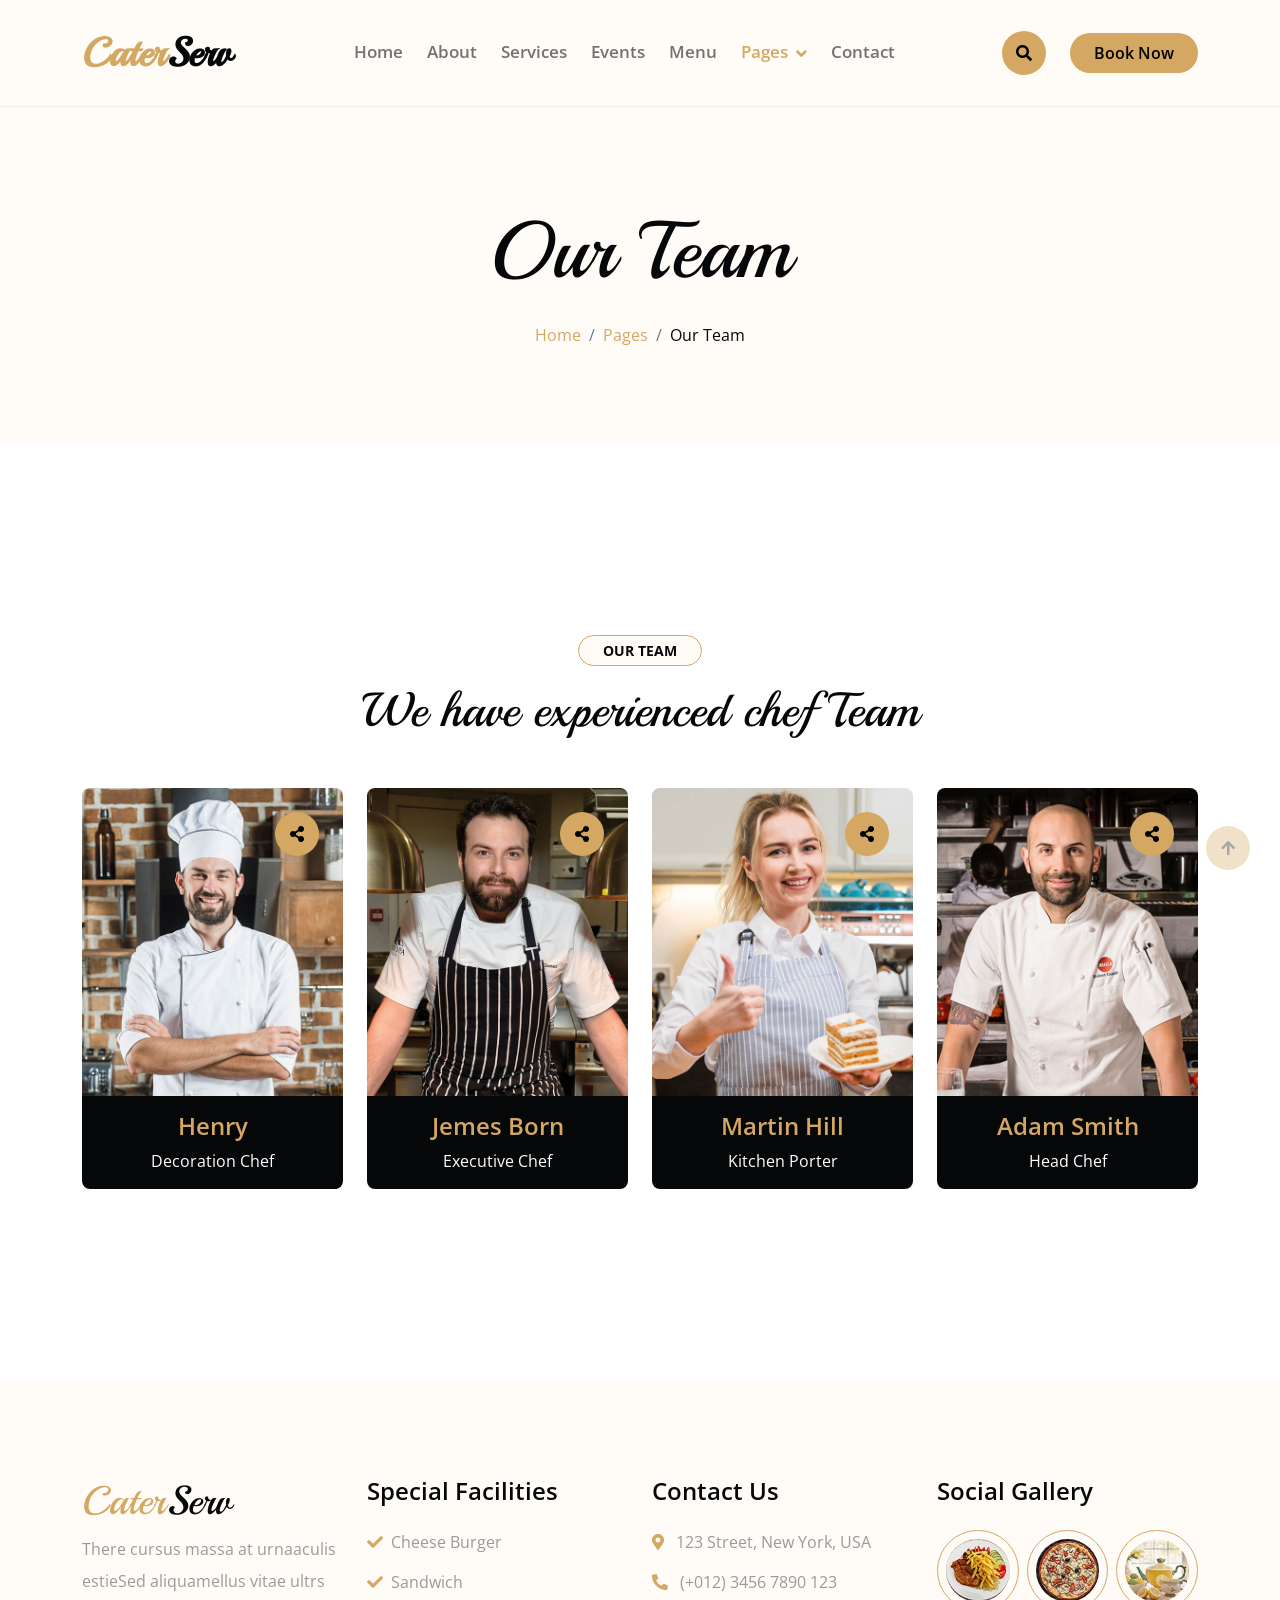
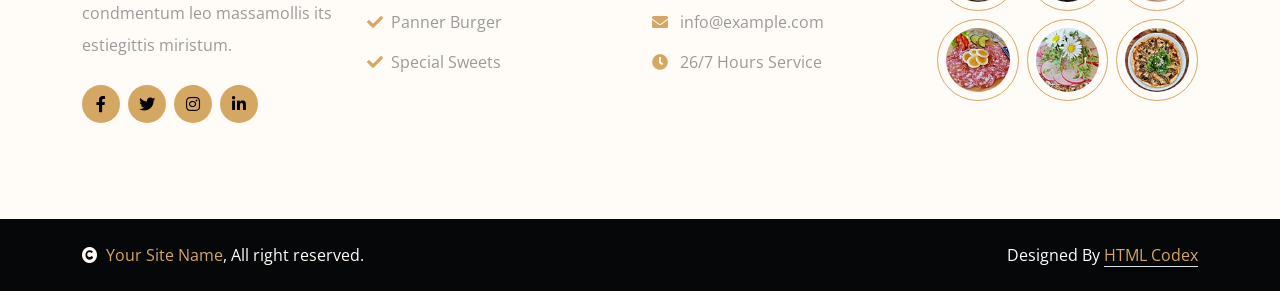
<file: team.html>
<!DOCTYPE html>
<html lang="en">

    <head>
        <meta charset="utf-8">
        <title>CaterServ - Catering Services Website Template</title>
        <meta content="width=device-width, initial-scale=1.0" name="viewport">
        <meta content="" name="keywords">
        <meta content="" name="description">

        <!-- Google Web Fonts -->
        <link rel="preconnect" href="https://fonts.googleapis.com">
        <link rel="preconnect" href="https://fonts.gstatic.com" crossorigin>
        <link href="https://fonts.googleapis.com/css2?family=Open+Sans:wght@400;600&family=Playball&display=swap" rel="stylesheet">

        <!-- Icon Font Stylesheet -->
        <link rel="stylesheet" href="https://use.fontawesome.com/releases/v5.15.4/css/all.css"/>
        <link href="https://cdn.jsdelivr.net/npm/bootstrap-icons@1.4.1/font/bootstrap-icons.css" rel="stylesheet">

        <!-- Libraries Stylesheet -->
        <link href="lib/animate/animate.min.css" rel="stylesheet">
        <link href="lib/lightbox/css/lightbox.min.css" rel="stylesheet">
        <link href="lib/owlcarousel/owl.carousel.min.css" rel="stylesheet">

        <!-- Customized Bootstrap Stylesheet -->
        <link href="css/bootstrap.min.css" rel="stylesheet">

        <!-- Template Stylesheet -->
        <link href="css/style.css" rel="stylesheet">
    </head>

    <body>

        <!-- Spinner Start -->
        <div id="spinner" class="show w-100 vh-100 bg-white position-fixed translate-middle top-50 start-50  d-flex align-items-center justify-content-center">
            <div class="spinner-grow text-primary" role="status"></div>
        </div>
        <!-- Spinner End -->


        <!-- Navbar start -->
        <div class="container-fluid nav-bar">
            <div class="container">
                <nav class="navbar navbar-light navbar-expand-lg py-4">
                    <a href="index.html" class="navbar-brand">
                        <h1 class="text-primary fw-bold mb-0">Cater<span class="text-dark">Serv</span> </h1>
                    </a>
                    <button class="navbar-toggler py-2 px-3" type="button" data-bs-toggle="collapse" data-bs-target="#navbarCollapse">
                        <span class="fa fa-bars text-primary"></span>
                    </button>
                    <div class="collapse navbar-collapse" id="navbarCollapse">
                        <div class="navbar-nav mx-auto">
                            <a href="index.html" class="nav-item nav-link">Home</a>
                            <a href="about.html" class="nav-item nav-link">About</a>
                            <a href="service.html" class="nav-item nav-link">Services</a>
                            <a href="event.html" class="nav-item nav-link">Events</a>
                            <a href="menu.html" class="nav-item nav-link">Menu</a>
                            <div class="nav-item dropdown">
                                <a href="#" class="nav-link dropdown-toggle active" data-bs-toggle="dropdown">Pages</a>
                                <div class="dropdown-menu bg-light">
                                    <a href="book.html" class="dropdown-item">Booking</a>
                                    <a href="blog.html" class="dropdown-item">Our Blog</a>
                                    <a href="team.html" class="dropdown-item active">Our Team</a>
                                    <a href="testimonial.html" class="dropdown-item">Testimonial</a>
                                    <a href="404.html" class="dropdown-item">404 Page</a>
                                </div>
                            </div>
                            <a href="contact.html" class="nav-item nav-link">Contact</a>
                        </div>
                        <button class="btn-search btn btn-primary btn-md-square me-4 rounded-circle d-none d-lg-inline-flex" data-bs-toggle="modal" data-bs-target="#searchModal"><i class="fas fa-search"></i></button>
                        <a href="" class="btn btn-primary py-2 px-4 d-none d-xl-inline-block rounded-pill">Book Now</a>
                    </div>
                </nav>
            </div>
        </div>
        <!-- Navbar End -->


        <!-- Modal Search Start -->
        <div class="modal fade" id="searchModal" tabindex="-1" aria-labelledby="exampleModalLabel" aria-hidden="true">
            <div class="modal-dialog modal-fullscreen">
                <div class="modal-content rounded-0">
                    <div class="modal-header">
                        <h5 class="modal-title" id="exampleModalLabel">Search by keyword</h5>
                        <button type="button" class="btn-close" data-bs-dismiss="modal" aria-label="Close"></button>
                    </div>
                    <div class="modal-body d-flex align-items-center">
                        <div class="input-group w-75 mx-auto d-flex">
                            <input type="search" class="form-control bg-transparent p-3" placeholder="keywords" aria-describedby="search-icon-1">
                            <span id="search-icon-1" class="input-group-text p-3"><i class="fa fa-search"></i></span>
                        </div>
                    </div>
                </div>
            </div>
        </div>
        <!-- Modal Search End -->


        <!-- Hero Start -->
        <div class="container-fluid bg-light py-6 my-6 mt-0">
            <div class="container text-center animated bounceInDown">
                <h1 class="display-1 mb-4">Our Team</h1>
                <ol class="breadcrumb justify-content-center mb-0 animated bounceInDown">
                    <li class="breadcrumb-item"><a href="#">Home</a></li>
                    <li class="breadcrumb-item"><a href="#">Pages</a></li>
                    <li class="breadcrumb-item text-dark" aria-current="page">Our Team</li>
                </ol>
            </div>
        </div>
        <!-- Hero End -->


        <!-- Team Start -->
        <div class="container-fluid team py-6">
            <div class="container">
                <div class="text-center wow bounceInUp" data-wow-delay="0.1s">
                    <small class="d-inline-block fw-bold text-dark text-uppercase bg-light border border-primary rounded-pill px-4 py-1 mb-3">Our Team</small>
                    <h1 class="display-5 mb-5">We have experienced chef Team</h1>
                </div>
                <div class="row g-4">
                    <div class="col-lg-3 col-md-6 wow bounceInUp" data-wow-delay="0.1s">
                        <div class="team-item rounded">
                            <img class="img-fluid rounded-top " src="img/team-1.jpg" alt="">
                            <div class="team-content text-center py-3 bg-dark rounded-bottom">
                                <h4 class="text-primary">Henry</h4>
                                <p class="text-white mb-0">Decoration Chef</p>
                            </div>
                            <div class="team-icon d-flex flex-column justify-content-center m-4">
                                <a class="share btn btn-primary btn-md-square rounded-circle mb-2" href=""><i class="fas fa-share-alt"></i></a>
                                <a class="share-link btn btn-primary btn-md-square rounded-circle mb-2" href=""><i class="fab fa-facebook-f"></i></a>
                                <a class="share-link btn btn-primary btn-md-square rounded-circle mb-2" href=""><i class="fab fa-twitter"></i></a>
                                <a class="share-link btn btn-primary btn-md-square rounded-circle mb-2" href=""><i class="fab fa-instagram"></i></a>
                            </div>
                        </div>
                    </div>
                    <div class="col-lg-3 col-md-6 wow bounceInUp" data-wow-delay="0.3s">
                        <div class="team-item rounded">
                            <img class="img-fluid rounded-top " src="img/team-2.jpg" alt="">
                            <div class="team-content text-center py-3 bg-dark rounded-bottom">
                                <h4 class="text-primary">Jemes Born</h4>
                                <p class="text-white mb-0">Executive Chef</p>
                            </div>
                            <div class="team-icon d-flex flex-column justify-content-center m-4">
                                <a class="share btn btn-primary btn-md-square rounded-circle mb-2" href=""><i class="fas fa-share-alt"></i></a>
                                <a class="share-link btn btn-primary btn-md-square rounded-circle mb-2" href=""><i class="fab fa-facebook-f"></i></a>
                                <a class="share-link btn btn-primary btn-md-square rounded-circle mb-2" href=""><i class="fab fa-twitter"></i></a>
                                <a class="share-link btn btn-primary btn-md-square rounded-circle mb-2" href=""><i class="fab fa-instagram"></i></a>
                            </div>
                        </div>
                    </div>
                    <div class="col-lg-3 col-md-6 wow bounceInUp" data-wow-delay="0.5s">
                        <div class="team-item rounded">
                            <img class="img-fluid rounded-top " src="img/team-3.jpg" alt="">
                            <div class="team-content text-center py-3 bg-dark rounded-bottom">
                                <h4 class="text-primary">Martin Hill</h4>
                                <p class="text-white mb-0">Kitchen Porter</p>
                            </div>
                            <div class="team-icon d-flex flex-column justify-content-center m-4">
                                <a class="share btn btn-primary btn-md-square rounded-circle mb-2" href=""><i class="fas fa-share-alt"></i></a>
                                <a class="share-link btn btn-primary btn-md-square rounded-circle mb-2" href=""><i class="fab fa-facebook-f"></i></a>
                                <a class="share-link btn btn-primary btn-md-square rounded-circle mb-2" href=""><i class="fab fa-twitter"></i></a>
                                <a class="share-link btn btn-primary btn-md-square rounded-circle mb-2" href=""><i class="fab fa-instagram"></i></a>
                            </div>
                        </div>
                    </div>
                    <div class="col-lg-3 col-md-6 wow bounceInUp" data-wow-delay="0.7s">
                        <div class="team-item rounded">
                            <img class="img-fluid rounded-top " src="img/team-4.jpg" alt="">
                            <div class="team-content text-center py-3 bg-dark rounded-bottom">
                                <h4 class="text-primary">Adam Smith</h4>
                                <p class="text-white mb-0">Head Chef</p>
                            </div>
                            <div class="team-icon d-flex flex-column justify-content-center m-4">
                                <a class="share btn btn-primary btn-md-square rounded-circle mb-2" href=""><i class="fas fa-share-alt"></i></a>
                                <a class="share-link btn btn-primary btn-md-square rounded-circle mb-2" href=""><i class="fab fa-facebook-f"></i></a>
                                <a class="share-link btn btn-primary btn-md-square rounded-circle mb-2" href=""><i class="fab fa-twitter"></i></a>
                                <a class="share-link btn btn-primary btn-md-square rounded-circle mb-2" href=""><i class="fab fa-instagram"></i></a>
                            </div>
                        </div>
                    </div>
                </div>
            </div>
        </div>
        <!-- Team End -->


        <!-- Footer Start -->
        <div class="container-fluid footer py-6 my-6 mb-0 bg-light wow bounceInUp" data-wow-delay="0.1s">
            <div class="container">
                <div class="row">
                    <div class="col-lg-3 col-md-6">
                        <div class="footer-item">
                            <h1 class="text-primary">Cater<span class="text-dark">Serv</span></h1>
                            <p class="lh-lg mb-4">There cursus massa at urnaaculis estieSed aliquamellus vitae ultrs condmentum leo massamollis its estiegittis miristum.</p>
                            <div class="footer-icon d-flex">
                                <a class="btn btn-primary btn-sm-square me-2 rounded-circle" href=""><i class="fab fa-facebook-f"></i></a>
                                <a class="btn btn-primary btn-sm-square me-2 rounded-circle" href=""><i class="fab fa-twitter"></i></a>
                                <a href="#" class="btn btn-primary btn-sm-square me-2 rounded-circle"><i class="fab fa-instagram"></i></a>
                                <a href="#" class="btn btn-primary btn-sm-square rounded-circle"><i class="fab fa-linkedin-in"></i></a>
                            </div>
                        </div>
                    </div>
                    <div class="col-lg-3 col-md-6">
                        <div class="footer-item">
                            <h4 class="mb-4">Special Facilities</h4>
                            <div class="d-flex flex-column align-items-start">
                                <a class="text-body mb-3" href=""><i class="fa fa-check text-primary me-2"></i>Cheese Burger</a>
                                <a class="text-body mb-3" href=""><i class="fa fa-check text-primary me-2"></i>Sandwich</a>
                                <a class="text-body mb-3" href=""><i class="fa fa-check text-primary me-2"></i>Panner Burger</a>
                                <a class="text-body mb-3" href=""><i class="fa fa-check text-primary me-2"></i>Special Sweets</a>
                            </div>
                        </div>
                    </div>
                    <div class="col-lg-3 col-md-6">
                        <div class="footer-item">
                            <h4 class="mb-4">Contact Us</h4>
                            <div class="d-flex flex-column align-items-start">
                                <p><i class="fa fa-map-marker-alt text-primary me-2"></i> 123 Street, New York, USA</p>
                                <p><i class="fa fa-phone-alt text-primary me-2"></i> (+012) 3456 7890 123</p>
                                <p><i class="fas fa-envelope text-primary me-2"></i> info@example.com</p>
                                <p><i class="fa fa-clock text-primary me-2"></i> 26/7 Hours Service</p>
                            </div>
                        </div>
                    </div>
                    <div class="col-lg-3 col-md-6">
                        <div class="footer-item">
                            <h4 class="mb-4">Social Gallery</h4>
                            <div class="row g-2">
                                <div class="col-4">
                                     <img src="img/menu-01.jpg" class="img-fluid rounded-circle border border-primary p-2" alt="">
                                </div>
                                <div class="col-4">
                                     <img src="img/menu-02.jpg" class="img-fluid rounded-circle border border-primary p-2" alt="">
                                </div>
                                <div class="col-4">
                                     <img src="img/menu-03.jpg" class="img-fluid rounded-circle border border-primary p-2" alt="">
                                </div>
                                <div class="col-4">
                                     <img src="img/menu-04.jpg" class="img-fluid rounded-circle border border-primary p-2" alt="">
                                </div>
                                <div class="col-4">
                                     <img src="img/menu-05.jpg" class="img-fluid rounded-circle border border-primary p-2" alt="">
                                </div>
                                <div class="col-4">
                                     <img src="img/menu-06.jpg" class="img-fluid rounded-circle border border-primary p-2" alt="">
                                </div>
                            </div>
                        </div>
                    </div>
                </div>
            </div>
        </div>
        <!-- Footer End -->


        <!-- Copyright Start -->
        <div class="container-fluid copyright bg-dark py-4">
            <div class="container">
                <div class="row">
                    <div class="col-md-6 text-center text-md-start mb-3 mb-md-0">
                        <span class="text-light"><a href="#"><i class="fas fa-copyright text-light me-2"></i>Your Site Name</a>, All right reserved.</span>
                    </div>
                    <div class="col-md-6 my-auto text-center text-md-end text-white">
                        <!--/*** This template is free as long as you keep the below author’s credit link/attribution link/backlink. ***/-->
                        <!--/*** If you'd like to use the template without the below author’s credit link/attribution link/backlink, ***/-->
                        <!--/*** you can purchase the Credit Removal License from "https://htmlcodex.com/credit-removal". ***/-->
                        Designed By <a class="border-bottom" href="https://htmlcodex.com">HTML Codex</a>
                    </div>
                </div>
            </div>
        </div>
        <!-- Copyright End -->


        <!-- Back to Top -->
        <a href="#" class="btn btn-md-square btn-primary rounded-circle back-to-top"><i class="fa fa-arrow-up"></i></a>   

        
    <!-- JavaScript Libraries -->
    <script src="https://ajax.googleapis.com/ajax/libs/jquery/1.12.4/jquery.min.js"></script>
    <script src="https://cdn.jsdelivr.net/npm/bootstrap@5.0.0/dist/js/bootstrap.bundle.min.js"></script>
    <script src="lib/wow/wow.min.js"></script>
    <script src="lib/easing/easing.min.js"></script>
    <script src="lib/waypoints/waypoints.min.js"></script>
    <script src="lib/counterup/counterup.min.js"></script>
    <script src="lib/lightbox/js/lightbox.min.js"></script>
    <script src="lib/owlcarousel/owl.carousel.min.js"></script>

    <!-- Template Javascript -->
    <script src="js/main.js"></script>
    </body>

</html>
</file>
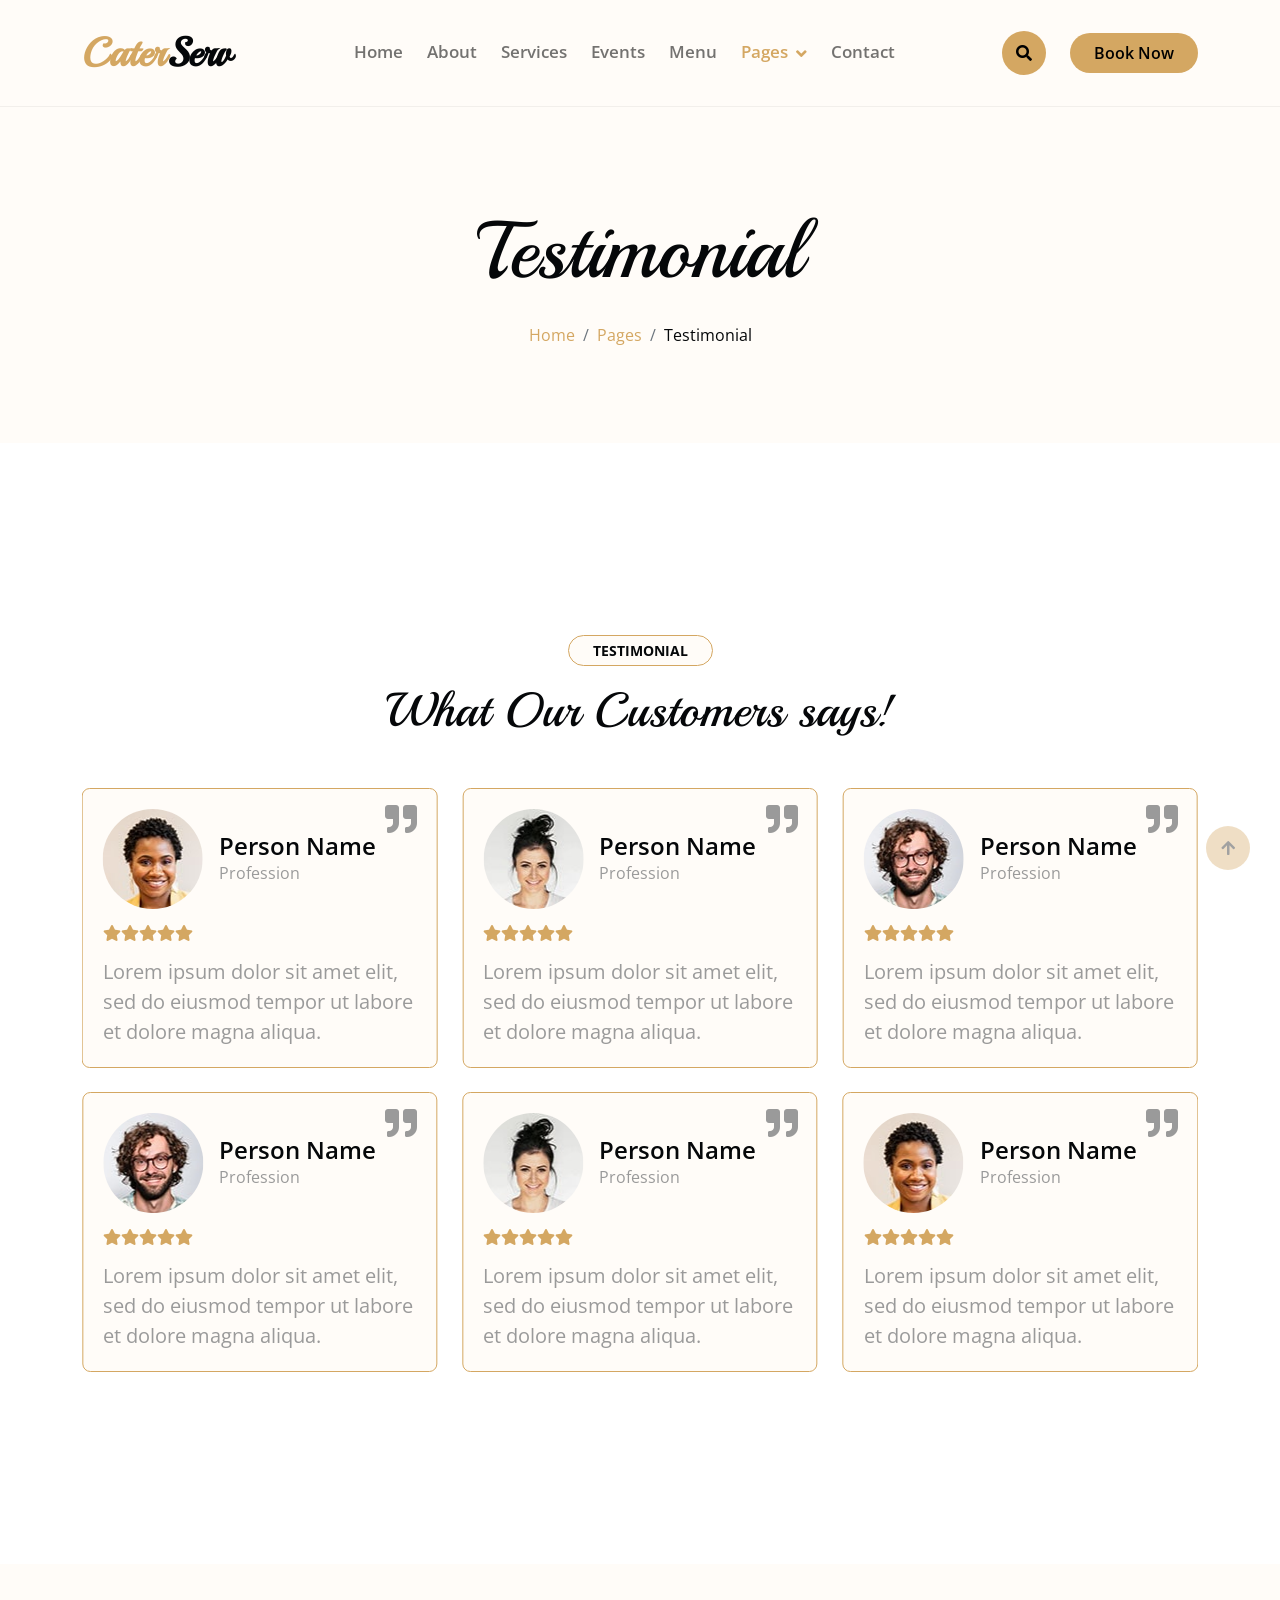
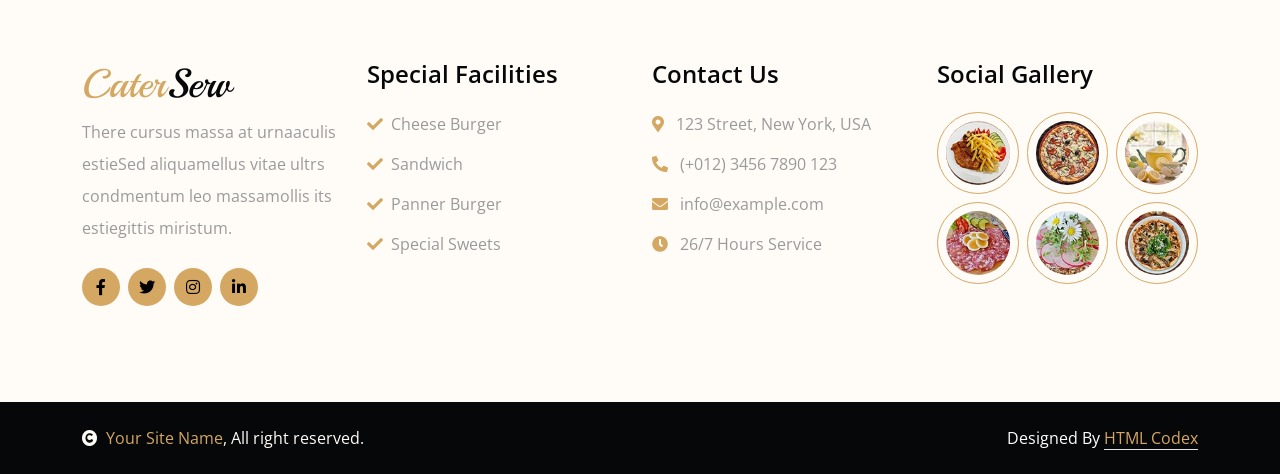
<file: testimonial.html>
<!DOCTYPE html>
<html lang="en">

    <head>
        <meta charset="utf-8">
        <title>CaterServ - Catering Services Website Template</title>
        <meta content="width=device-width, initial-scale=1.0" name="viewport">
        <meta content="" name="keywords">
        <meta content="" name="description">

        <!-- Google Web Fonts -->
        <link rel="preconnect" href="https://fonts.googleapis.com">
        <link rel="preconnect" href="https://fonts.gstatic.com" crossorigin>
        <link href="https://fonts.googleapis.com/css2?family=Open+Sans:wght@400;600&family=Playball&display=swap" rel="stylesheet">

        <!-- Icon Font Stylesheet -->
        <link rel="stylesheet" href="https://use.fontawesome.com/releases/v5.15.4/css/all.css"/>
        <link href="https://cdn.jsdelivr.net/npm/bootstrap-icons@1.4.1/font/bootstrap-icons.css" rel="stylesheet">

        <!-- Libraries Stylesheet -->
        <link href="lib/animate/animate.min.css" rel="stylesheet">
        <link href="lib/lightbox/css/lightbox.min.css" rel="stylesheet">
        <link href="lib/owlcarousel/owl.carousel.min.css" rel="stylesheet">

        <!-- Customized Bootstrap Stylesheet -->
        <link href="css/bootstrap.min.css" rel="stylesheet">

        <!-- Template Stylesheet -->
        <link href="css/style.css" rel="stylesheet">
    </head>

    <body>

        <!-- Spinner Start -->
        <div id="spinner" class="show w-100 vh-100 bg-white position-fixed translate-middle top-50 start-50  d-flex align-items-center justify-content-center">
            <div class="spinner-grow text-primary" role="status"></div>
        </div>
        <!-- Spinner End -->


        <!-- Navbar start -->
        <div class="container-fluid nav-bar">
            <div class="container">
                <nav class="navbar navbar-light navbar-expand-lg py-4">
                    <a href="index.html" class="navbar-brand">
                        <h1 class="text-primary fw-bold mb-0">Cater<span class="text-dark">Serv</span> </h1>
                    </a>
                    <button class="navbar-toggler py-2 px-3" type="button" data-bs-toggle="collapse" data-bs-target="#navbarCollapse">
                        <span class="fa fa-bars text-primary"></span>
                    </button>
                    <div class="collapse navbar-collapse" id="navbarCollapse">
                        <div class="navbar-nav mx-auto">
                            <a href="index.html" class="nav-item nav-link">Home</a>
                            <a href="about.html" class="nav-item nav-link">About</a>
                            <a href="service.html" class="nav-item nav-link">Services</a>
                            <a href="event.html" class="nav-item nav-link">Events</a>
                            <a href="menu.html" class="nav-item nav-link">Menu</a>
                            <div class="nav-item dropdown">
                                <a href="#" class="nav-link dropdown-toggle active" data-bs-toggle="dropdown">Pages</a>
                                <div class="dropdown-menu bg-light">
                                    <a href="book.html" class="dropdown-item">Booking</a>
                                    <a href="blog.html" class="dropdown-item">Our Blog</a>
                                    <a href="team.html" class="dropdown-item">Our Team</a>
                                    <a href="testimonial.html" class="dropdown-item active">Testimonial</a>
                                    <a href="404.html" class="dropdown-item">404 Page</a>
                                </div>
                            </div>
                            <a href="contact.html" class="nav-item nav-link">Contact</a>
                        </div>
                        <button class="btn-search btn btn-primary btn-md-square me-4 rounded-circle d-none d-lg-inline-flex" data-bs-toggle="modal" data-bs-target="#searchModal"><i class="fas fa-search"></i></button>
                        <a href="" class="btn btn-primary py-2 px-4 d-none d-xl-inline-block rounded-pill">Book Now</a>
                    </div>
                </nav>
            </div>
        </div>
        <!-- Navbar End -->


        <!-- Modal Search Start -->
        <div class="modal fade" id="searchModal" tabindex="-1" aria-labelledby="exampleModalLabel" aria-hidden="true">
            <div class="modal-dialog modal-fullscreen">
                <div class="modal-content rounded-0">
                    <div class="modal-header">
                        <h5 class="modal-title" id="exampleModalLabel">Search by keyword</h5>
                        <button type="button" class="btn-close" data-bs-dismiss="modal" aria-label="Close"></button>
                    </div>
                    <div class="modal-body d-flex align-items-center">
                        <div class="input-group w-75 mx-auto d-flex">
                            <input type="search" class="form-control bg-transparent p-3" placeholder="keywords" aria-describedby="search-icon-1">
                            <span id="search-icon-1" class="input-group-text p-3"><i class="fa fa-search"></i></span>
                        </div>
                    </div>
                </div>
            </div>
        </div>
        <!-- Modal Search End -->


        <!-- Hero Start -->
        <div class="container-fluid bg-light py-6 my-6 mt-0">
            <div class="container text-center animated bounceInDown">
                <h1 class="display-1 mb-4">Testimonial</h1>
                <ol class="breadcrumb justify-content-center mb-0 animated bounceInDown">
                    <li class="breadcrumb-item"><a href="#">Home</a></li>
                    <li class="breadcrumb-item"><a href="#">Pages</a></li>
                    <li class="breadcrumb-item text-dark" aria-current="page">Testimonial</li>
                </ol>
            </div>
        </div>
        <!-- Hero End -->


        <!-- Testimonial Start -->
        <div class="container-fluid py-6">
            <div class="container">
                <div class="text-center wow bounceInUp" data-wow-delay="0.1s">
                    <small class="d-inline-block fw-bold text-dark text-uppercase bg-light border border-primary rounded-pill px-4 py-1 mb-3">Testimonial</small>
                    <h1 class="display-5 mb-5">What Our Customers says!</h1>
                </div>
                <div class="owl-carousel owl-theme testimonial-carousel testimonial-carousel-1 mb-4 wow bounceInUp" data-wow-delay="0.1s">
                    <div class="testimonial-item rounded bg-light">
                        <div class="d-flex mb-3">
                            <img src="img/testimonial-1.jpg" class="img-fluid rounded-circle flex-shrink-0" alt="">
                            <div class="position-absolute" style="top: 15px; right: 20px;">
                                <i class="fa fa-quote-right fa-2x"></i>
                            </div>
                            <div class="ps-3 my-auto">
                                <h4 class="mb-0">Person Name</h4>
                                <p class="m-0">Profession</p>
                            </div>
                        </div>
                        <div class="testimonial-content">
                            <div class="d-flex">
                                <i class="fas fa-star text-primary"></i>
                                <i class="fas fa-star text-primary"></i>
                                <i class="fas fa-star text-primary"></i>
                                <i class="fas fa-star text-primary"></i>
                                <i class="fas fa-star text-primary"></i>
                            </div>
                            <p class="fs-5 m-0 pt-3">Lorem ipsum dolor sit amet elit, sed do eiusmod tempor ut labore et dolore magna aliqua.</p>
                        </div>
                    </div>
                    <div class="testimonial-item rounded bg-light">
                        <div class="d-flex mb-3">
                            <img src="img/testimonial-2.jpg" class="img-fluid rounded-circle flex-shrink-0" alt="">
                            <div class="position-absolute" style="top: 15px; right: 20px;">
                                <i class="fa fa-quote-right fa-2x"></i>
                            </div>
                            <div class="ps-3 my-auto">
                                <h4 class="mb-0">Person Name</h4>
                                <p class="m-0">Profession</p>
                            </div>
                        </div>
                        <div class="testimonial-content">
                            <div class="d-flex">
                                <i class="fas fa-star text-primary"></i>
                                <i class="fas fa-star text-primary"></i>
                                <i class="fas fa-star text-primary"></i>
                                <i class="fas fa-star text-primary"></i>
                                <i class="fas fa-star text-primary"></i>
                            </div>
                            <p class="fs-5 m-0 pt-3">Lorem ipsum dolor sit amet elit, sed do eiusmod tempor ut labore et dolore magna aliqua.</p>
                        </div>
                    </div>
                    <div class="testimonial-item rounded bg-light">
                        <div class="d-flex mb-3">
                            <img src="img/testimonial-3.jpg" class="img-fluid rounded-circle flex-shrink-0" alt="">
                            <div class="position-absolute" style="top: 15px; right: 20px;">
                                <i class="fa fa-quote-right fa-2x"></i>
                            </div>
                            <div class="ps-3 my-auto">
                                <h4 class="mb-0">Person Name</h4>
                                <p class="m-0">Profession</p>
                            </div>
                        </div>
                        <div class="testimonial-content">
                            <div class="d-flex">
                                <i class="fas fa-star text-primary"></i>
                                <i class="fas fa-star text-primary"></i>
                                <i class="fas fa-star text-primary"></i>
                                <i class="fas fa-star text-primary"></i>
                                <i class="fas fa-star text-primary"></i>
                            </div>
                            <p class="fs-5 m-0 pt-3">Lorem ipsum dolor sit amet elit, sed do eiusmod tempor ut labore et dolore magna aliqua.</p>
                        </div>
                    </div>
                    <div class="testimonial-item rounded bg-light">
                        <div class="d-flex mb-3">
                            <img src="img/testimonial-4.jpg" class="img-fluid rounded-circle flex-shrink-0" alt="">
                            <div class="position-absolute" style="top: 15px; right: 20px;">
                                <i class="fa fa-quote-right fa-2x"></i>
                            </div>
                            <div class="ps-3 my-auto">
                                <h4 class="mb-0">Person Name</h4>
                                <p class="m-0">Profession</p>
                            </div>
                        </div>
                        <div class="testimonial-content">
                            <div class="d-flex">
                                <i class="fas fa-star text-primary"></i>
                                <i class="fas fa-star text-primary"></i>
                                <i class="fas fa-star text-primary"></i>
                                <i class="fas fa-star text-primary"></i>
                                <i class="fas fa-star text-primary"></i>
                            </div>
                            <p class="fs-5 m-0 pt-3">Lorem ipsum dolor sit amet elit, sed do eiusmod tempor ut labore et dolore magna aliqua.</p>
                        </div>
                    </div>
                </div>
                <div class="owl-carousel testimonial-carousel testimonial-carousel-2 wow bounceInUp" data-wow-delay="0.3s">
                    <div class="testimonial-item rounded bg-light">
                        <div class="d-flex mb-3">
                            <img src="img/testimonial-1.jpg" class="img-fluid rounded-circle flex-shrink-0" alt="">
                            <div class="position-absolute" style="top: 15px; right: 20px;">
                                <i class="fa fa-quote-right fa-2x"></i>
                            </div>
                            <div class="ps-3 my-auto">
                                <h4 class="mb-0">Person Name</h4>
                                <p class="m-0">Profession</p>
                            </div>
                        </div>
                        <div class="testimonial-content">
                            <div class="d-flex">
                                <i class="fas fa-star text-primary"></i>
                                <i class="fas fa-star text-primary"></i>
                                <i class="fas fa-star text-primary"></i>
                                <i class="fas fa-star text-primary"></i>
                                <i class="fas fa-star text-primary"></i>
                            </div>
                            <p class="fs-5 m-0 pt-3">Lorem ipsum dolor sit amet elit, sed do eiusmod tempor ut labore et dolore magna aliqua.</p>
                        </div>
                    </div>
                    <div class="testimonial-item rounded bg-light">
                        <div class="d-flex mb-3">
                            <img src="img/testimonial-2.jpg" class="img-fluid rounded-circle flex-shrink-0" alt="">
                            <div class="position-absolute" style="top: 15px; right: 20px;">
                                <i class="fa fa-quote-right fa-2x"></i>
                            </div>
                            <div class="ps-3 my-auto">
                                <h4 class="mb-0">Person Name</h4>
                                <p class="m-0">Profession</p>
                            </div>
                        </div>
                        <div class="testimonial-content">
                            <div class="d-flex">
                                <i class="fas fa-star text-primary"></i>
                                <i class="fas fa-star text-primary"></i>
                                <i class="fas fa-star text-primary"></i>
                                <i class="fas fa-star text-primary"></i>
                                <i class="fas fa-star text-primary"></i>
                            </div>
                            <p class="fs-5 m-0 pt-3">Lorem ipsum dolor sit amet elit, sed do eiusmod tempor ut labore et dolore magna aliqua.</p>
                        </div>
                    </div>
                    <div class="testimonial-item rounded bg-light">
                        <div class="d-flex mb-3">
                            <img src="img/testimonial-3.jpg" class="img-fluid rounded-circle flex-shrink-0" alt="">
                            <div class="position-absolute" style="top: 15px; right: 20px;">
                                <i class="fa fa-quote-right fa-2x"></i>
                            </div>
                            <div class="ps-3 my-auto">
                                <h4 class="mb-0">Person Name</h4>
                                <p class="m-0">Profession</p>
                            </div>
                        </div>
                        <div class="testimonial-content">
                            <div class="d-flex">
                                <i class="fas fa-star text-primary"></i>
                                <i class="fas fa-star text-primary"></i>
                                <i class="fas fa-star text-primary"></i>
                                <i class="fas fa-star text-primary"></i>
                                <i class="fas fa-star text-primary"></i>
                            </div>
                            <p class="fs-5 m-0 pt-3">Lorem ipsum dolor sit amet elit, sed do eiusmod tempor ut labore et dolore magna aliqua.</p>
                        </div>
                    </div>
                    <div class="testimonial-item rounded bg-light">
                        <div class="d-flex mb-3">
                            <img src="img/testimonial-4.jpg" class="img-fluid rounded-circle flex-shrink-0" alt="">
                            <div class="position-absolute" style="top: 15px; right: 20px;">
                                <i class="fa fa-quote-right fa-2x"></i>
                            </div>
                            <div class="ps-3 my-auto">
                                <h4 class="mb-0">Person Name</h4>
                                <p class="m-0">Profession</p>
                            </div>
                        </div>
                        <div class="testimonial-content">
                            <div class="d-flex">
                                <i class="fas fa-star text-primary"></i>
                                <i class="fas fa-star text-primary"></i>
                                <i class="fas fa-star text-primary"></i>
                                <i class="fas fa-star text-primary"></i>
                                <i class="fas fa-star text-primary"></i>
                            </div>
                            <p class="fs-5 m-0 pt-3">Lorem ipsum dolor sit amet elit, sed do eiusmod tempor ut labore et dolore magna aliqua.</p>
                        </div>
                    </div>
                </div>
            </div>
        </div>
        <!-- Testimonial End -->


        <!-- Footer Start -->
        <div class="container-fluid footer py-6 my-6 mb-0 bg-light wow bounceInUp" data-wow-delay="0.1s">
            <div class="container">
                <div class="row">
                    <div class="col-lg-3 col-md-6">
                        <div class="footer-item">
                            <h1 class="text-primary">Cater<span class="text-dark">Serv</span></h1>
                            <p class="lh-lg mb-4">There cursus massa at urnaaculis estieSed aliquamellus vitae ultrs condmentum leo massamollis its estiegittis miristum.</p>
                            <div class="footer-icon d-flex">
                                <a class="btn btn-primary btn-sm-square me-2 rounded-circle" href=""><i class="fab fa-facebook-f"></i></a>
                                <a class="btn btn-primary btn-sm-square me-2 rounded-circle" href=""><i class="fab fa-twitter"></i></a>
                                <a href="#" class="btn btn-primary btn-sm-square me-2 rounded-circle"><i class="fab fa-instagram"></i></a>
                                <a href="#" class="btn btn-primary btn-sm-square rounded-circle"><i class="fab fa-linkedin-in"></i></a>
                            </div>
                        </div>
                    </div>
                    <div class="col-lg-3 col-md-6">
                        <div class="footer-item">
                            <h4 class="mb-4">Special Facilities</h4>
                            <div class="d-flex flex-column align-items-start">
                                <a class="text-body mb-3" href=""><i class="fa fa-check text-primary me-2"></i>Cheese Burger</a>
                                <a class="text-body mb-3" href=""><i class="fa fa-check text-primary me-2"></i>Sandwich</a>
                                <a class="text-body mb-3" href=""><i class="fa fa-check text-primary me-2"></i>Panner Burger</a>
                                <a class="text-body mb-3" href=""><i class="fa fa-check text-primary me-2"></i>Special Sweets</a>
                            </div>
                        </div>
                    </div>
                    <div class="col-lg-3 col-md-6">
                        <div class="footer-item">
                            <h4 class="mb-4">Contact Us</h4>
                            <div class="d-flex flex-column align-items-start">
                                <p><i class="fa fa-map-marker-alt text-primary me-2"></i> 123 Street, New York, USA</p>
                                <p><i class="fa fa-phone-alt text-primary me-2"></i> (+012) 3456 7890 123</p>
                                <p><i class="fas fa-envelope text-primary me-2"></i> info@example.com</p>
                                <p><i class="fa fa-clock text-primary me-2"></i> 26/7 Hours Service</p>
                            </div>
                        </div>
                    </div>
                    <div class="col-lg-3 col-md-6">
                        <div class="footer-item">
                            <h4 class="mb-4">Social Gallery</h4>
                            <div class="row g-2">
                                <div class="col-4">
                                     <img src="img/menu-01.jpg" class="img-fluid rounded-circle border border-primary p-2" alt="">
                                </div>
                                <div class="col-4">
                                     <img src="img/menu-02.jpg" class="img-fluid rounded-circle border border-primary p-2" alt="">
                                </div>
                                <div class="col-4">
                                     <img src="img/menu-03.jpg" class="img-fluid rounded-circle border border-primary p-2" alt="">
                                </div>
                                <div class="col-4">
                                     <img src="img/menu-04.jpg" class="img-fluid rounded-circle border border-primary p-2" alt="">
                                </div>
                                <div class="col-4">
                                     <img src="img/menu-05.jpg" class="img-fluid rounded-circle border border-primary p-2" alt="">
                                </div>
                                <div class="col-4">
                                     <img src="img/menu-06.jpg" class="img-fluid rounded-circle border border-primary p-2" alt="">
                                </div>
                            </div>
                        </div>
                    </div>
                </div>
            </div>
        </div>
        <!-- Footer End -->


        <!-- Copyright Start -->
        <div class="container-fluid copyright bg-dark py-4">
            <div class="container">
                <div class="row">
                    <div class="col-md-6 text-center text-md-start mb-3 mb-md-0">
                        <span class="text-light"><a href="#"><i class="fas fa-copyright text-light me-2"></i>Your Site Name</a>, All right reserved.</span>
                    </div>
                    <div class="col-md-6 my-auto text-center text-md-end text-white">
                        <!--/*** This template is free as long as you keep the below author’s credit link/attribution link/backlink. ***/-->
                        <!--/*** If you'd like to use the template without the below author’s credit link/attribution link/backlink, ***/-->
                        <!--/*** you can purchase the Credit Removal License from "https://htmlcodex.com/credit-removal". ***/-->
                        Designed By <a class="border-bottom" href="https://htmlcodex.com">HTML Codex</a>
                    </div>
                </div>
            </div>
        </div>
        <!-- Copyright End -->


        <!-- Back to Top -->
        <a href="#" class="btn btn-md-square btn-primary rounded-circle back-to-top"><i class="fa fa-arrow-up"></i></a>   

        
    <!-- JavaScript Libraries -->
    <script src="https://ajax.googleapis.com/ajax/libs/jquery/1.12.4/jquery.min.js"></script>
    <script src="https://cdn.jsdelivr.net/npm/bootstrap@5.0.0/dist/js/bootstrap.bundle.min.js"></script>
    <script src="lib/wow/wow.min.js"></script>
    <script src="lib/easing/easing.min.js"></script>
    <script src="lib/waypoints/waypoints.min.js"></script>
    <script src="lib/counterup/counterup.min.js"></script>
    <script src="lib/lightbox/js/lightbox.min.js"></script>
    <script src="lib/owlcarousel/owl.carousel.min.js"></script>

    <!-- Template Javascript -->
    <script src="js/main.js"></script>
    </body>

</html>
</file>
<file: css/style.css>
/*** Spinner Start ***/
#spinner {
    opacity: 0;
    visibility: hidden;
    transition: opacity .8s ease-out, visibility 0s linear .5s;
    z-index: 99999;
 }

 #spinner.show {
     transition: opacity .8s ease-out, visibility 0s linear .0s;
     visibility: visible;
     opacity: 1;
 }
/*** Spinner End ***/


.back-to-top {
    position: fixed;
    right: 30px;
    bottom: 30px;
    z-index: 99;
}

h1, h2, h3, .h1, .h2, .h3 {
    font-weight: 400 !important;
    font-family: 'Playball', cursive !important;
}

h4, h5, h6, .h4, .h5, .h6 {
    font-weight: 600 !important;
    font-family: 'Open Sans', sans-serif !important;
}

.my-6 {
    margin-top: 6rem;
    margin-bottom: 6rem;
}

.py-6 {
    padding-top: 6rem;
    padding-bottom: 6rem;
}

.wow,
.animated {
    animation-duration: 2s !important;
}


/*** Button Start ***/
.btn.btn-primary {
    border: 0;
}

.btn.btn-primary:hover {
    background: var(--bs-dark) !important;
    color: var(--bs-primary) !important;
}

.btn {
    font-weight: 600;
    transition: .5s;
}

.btn-square {
    width: 32px;
    height: 32px;
}

.btn-sm-square {
    width: 38px;
    height: 38px;
}

.btn-md-square {
    width: 44px;
    height: 44px;
}

.btn-lg-square {
    width: 56px;
    height: 56px;
}

.btn-square,
.btn-sm-square,
.btn-md-square,
.btn-lg-square {
    padding: 0;
    display: flex;
    align-items: center;
    justify-content: center;
    font-weight: normal;
}
/*** Button End ***/


/*** Navbar Start ***/
.nav-bar {
    background: var(--bs-light);
    border-bottom: 1px solid rgba(0, 0, 0, .05);
}

.navbar .navbar-nav .nav-link {
    padding: 10px 12px;
    font-weight: 600;
    font-size: 17px;
    transition: .5s;
}

.navbar .navbar-nav .nav-link:hover,
.navbar .navbar-nav .nav-link.active {
    color: var(--bs-primary);
}

.navbar .dropdown-toggle::after {
    border: none;
    content: "\f107";
    font-family: "Font Awesome 5 Free";
    font-weight: 700;
    vertical-align: middle;
    margin-left: 8px;
}

@media (min-width: 1200px) {
    .navbar .nav-item .dropdown-menu {
        display: block;
        visibility: hidden;
        top: 100%;
        transform: rotateX(-75deg);
        transform-origin: 0% 0%;
        transition: .5s;
        opacity: 0;
    }
    
    .navbar .nav-item:hover .dropdown-menu {
        transform: rotateX(0deg);
        visibility: visible;
        opacity: 1;
    }
}

.dropdown .dropdown-menu a:hover {
    background: var(--bs-primary);
    color: var(--bs-white);
}

#searchModal .modal-content {
    background-color: rgba(255, 255, 255, .95);
}
/*** Navbar End ***/


/*** Events Start ***/
.event .tab-class .nav-item a.active {
    background: var(--bs-primary) !important;
}

.event .event-img .event-overlay {
    position: absolute;
    width: 100%;
    height: 100%;
    top: 0;
    left: 0;
    background: rgba(212, 167, 98, 0.7);
    border-radius: 8px;
    transition: 0.5s;
    opacity: 0;
    z-index: 1;
}

.event .event-img:hover .event-overlay {
    opacity: 1;
}
/*** Events End ***/


/*** service start ***/
.service .service-item {
    position: relative;
    height: 100%;
    border-radius: 8px;
    box-shadow: 0 0 45px rgba(0, 0, 0, .08);
}

.service-content::after {
    position: absolute;
    content: "";
    width: 100%;
    height: 0;
    top: 0;
    left: 0;
    bottom: auto;
    background: var(--bs-primary);
    border-radius: 8px;
    transition: 1s;
}

.service-item:hover .service-content::after {
    height: 100%;
    opacity: 1;
}

.service-item .service-content-icon {
    position: relative;
    z-index: 2;
}

.service-item .service-content-icon i,
.service-item .service-content-icon p {
    transition: 1s;
}

.service-item:hover .service-content-icon i {
    color: var(--bs-dark) !important;
}

.service-item:hover .service-content-icon p {
    color: var(--bs-white);
}

.service-item:hover .service-content-icon a.btn-primary {
    background: var(--bs-white);
    color: var(--bs-dark);
}

.service-item .service-content-icon a.btn-primary {
    transition: 1s !important;
}
/*** Services End ***/


/*** Menu Start ***/
.menu .nav-item a.active {
    background: var(--bs-primary) !important;
}

.menu .menu-item .border-bottom {
    border-bottom-style: dashed !important;
}
/*** Menu End ***/


/*** Youtube Video start ***/
.video {
    position: relative;
    height: 100%;
    min-height: 400px;
    background: linear-gradient(rgba(254, 218, 154, 0.1), rgba(254, 218, 154, 0.1)), url(../img/fact.jpg);
    background-position: center center;
    background-repeat: no-repeat;
    background-size: cover;
    border-radius: 8px;
}

.video .btn-play {
    position: absolute;
    z-index: 3;
    top: 50%;
    left: 50%;
    transform: translateX(-50%) translateY(-50%);
    box-sizing: content-box;
    display: block;
    width: 32px;
    height: 44px;
    border-radius: 50%;
    border: none;
    outline: none;
    padding: 18px 20px 18px 28px;
}

.video .btn-play:before {
    content: "";
    position: absolute;
    z-index: 0;
    left: 50%;
    top: 50%;
    transform: translateX(-50%) translateY(-50%);
    display: block;
    width: 100px;
    height: 100px;
    background: var(--bs-primary);
    border-radius: 50%;
    animation: pulse-border 1500ms ease-out infinite;
}

.video .btn-play:after {
    content: "";
    position: absolute;
    z-index: 1;
    left: 50%;
    top: 50%;
    transform: translateX(-50%) translateY(-50%);
    display: block;
    width: 100px;
    height: 100px;
    background: var(--bs-white);
    border-radius: 50%;
    transition: all 200ms;
}

.video .btn-play img {
    position: relative;
    z-index: 3;
    max-width: 100%;
    width: auto;
    height: auto;
}

.video .btn-play span {
    display: block;
    position: relative;
    z-index: 3;
    width: 0;
    height: 0;
    border-left: 32px solid var(--bs-dark);
    border-top: 22px solid transparent;
    border-bottom: 22px solid transparent;
}

@keyframes pulse-border {
    0% {
        transform: translateX(-50%) translateY(-50%) translateZ(0) scale(1);
        opacity: 1;
    }

    100% {
        transform: translateX(-50%) translateY(-50%) translateZ(0) scale(1.5);
        opacity: 0;
    }
}

#videoModal {
    z-index: 99999;
}

#videoModal .modal-dialog {
    position: relative;
    max-width: 800px;
    margin: 60px auto 0 auto;
}

#videoModal .modal-body {
    position: relative;
    padding: 0px;
}

#videoModal .close {
    position: absolute;
    width: 30px;
    height: 30px;
    right: 0px;
    top: -30px;
    z-index: 999;
    font-size: 30px;
    font-weight: normal;
    color: #FFFFFF;
    background: #000000;
    opacity: 1;
}
/*** Youtube Video End ***/


/*** Blog Start ***/
.blog-item {
    position: relative;
}

.blog-item img {
    transition: 0.5s;
}

.blog-item:hover img {
    transform: scale(1.3)
}

.blog-item .blog-content {
    position: relative;
    transform: translateY(-50%);
    box-shadow: 0 0 45px rgba(0, 0, 0, .08);
}

.blog-item .blog-content a.btn h5 {
    transition: 0.5s;
}

.blog-item:hover .blog-content a.btn h5 {
    color: var(--bs-primary) !important;
}
/*** Blog End ***/


/*** Team Start ***/
.team-item {
    width: 100%;
    height: 100%;
    position: relative;
}

.team-item .team-icon {
    position: absolute;
    top: 0;
    right: 0;
}

.team-item .team-icon .share-link {
    opacity: 0;
    transition: 0.9s;
}

.team-item:hover .share-link {
    opacity: 1;
}

.team-item .team-content {
    transition: 0.9s;
}

.team-item:hover .team-content {
    background: var(--bs-primary) !important;
    color: var(--bs-dark) !important;
}

.team-item .team-content h4,
.team-item .team-content p {
    transition: 0.5s;
}

.team-item:hover .team-content h4 {
    color: var(--bs-dark) !important;
}

.team-item:hover .team-content p {
    color: var(--bs-white);
}
/*** Team End ***/


/*** testimonial Start ***/
.testimonial-item {
    border: 1px solid var(--bs-primary);
    padding: 20px 20px;
}

.testimonial-carousel .owl-item img {
    width: 100px;
    height: 100px;
}

.testimonial-carousel.owl-rtl .testimonial-item {
    direction: ltr !important;
}
/*** testimonial End ***/


/*** Contact start ***/
.contact-form {
    box-shadow: 0 0 45px rgba(0, 0, 0, .08);
}

/*** Contact End ***/


/*** Footer Start ***/
.footer .footer-item a.text-body:hover {
    color: var(--bs-primary) !important;
}
/*** Footer End ***/
</file>
